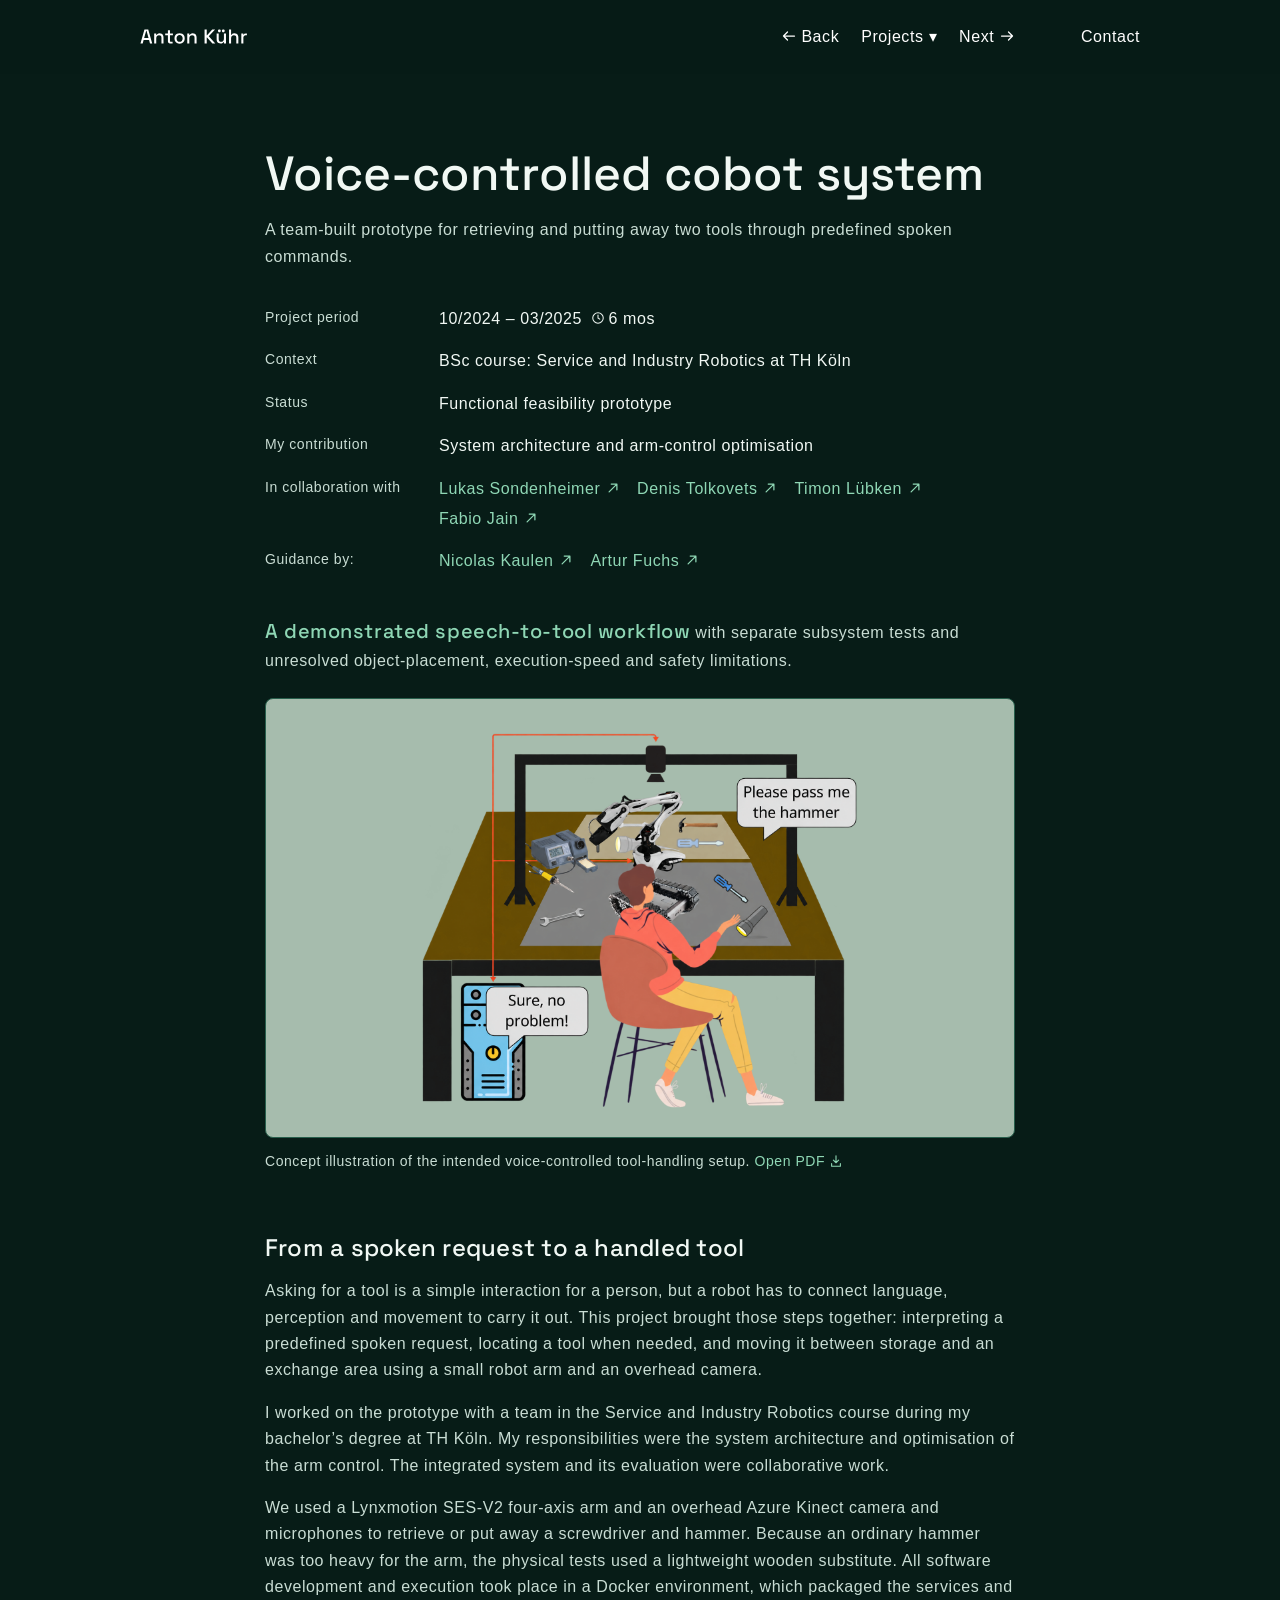
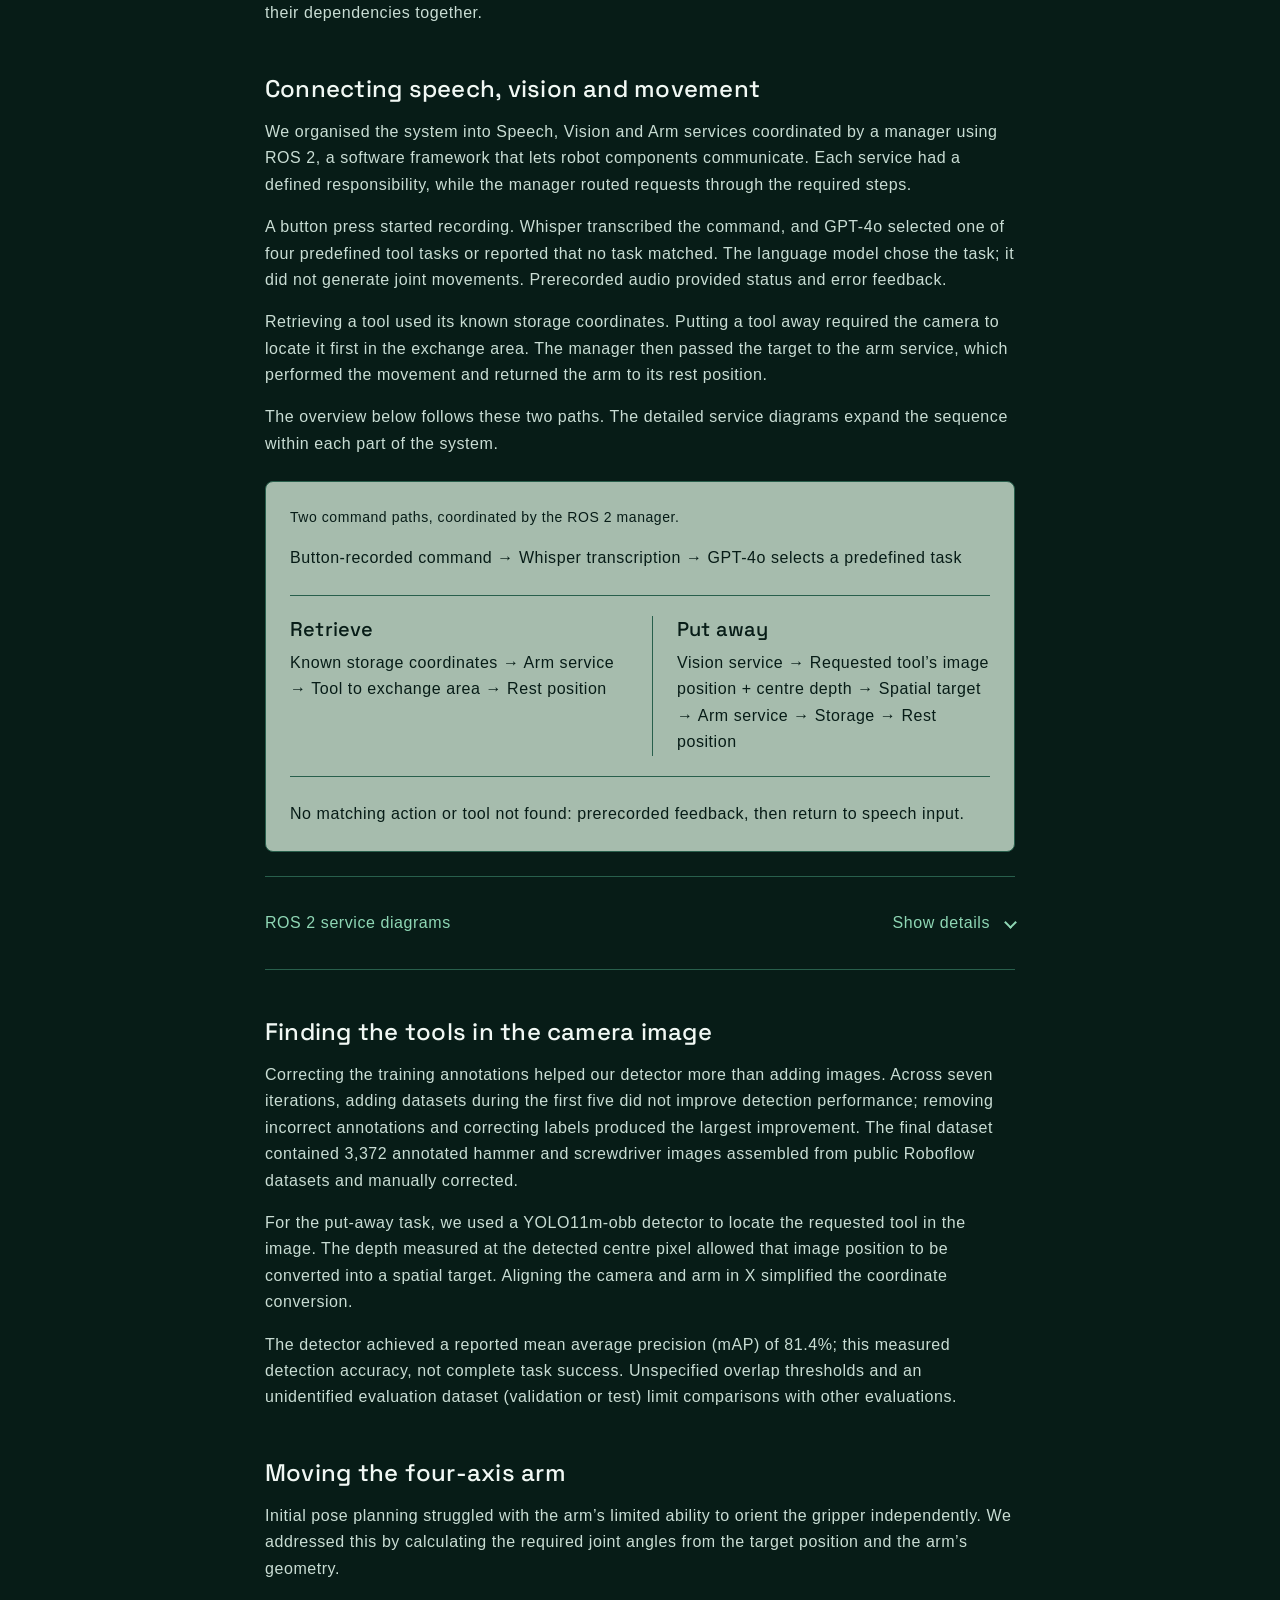
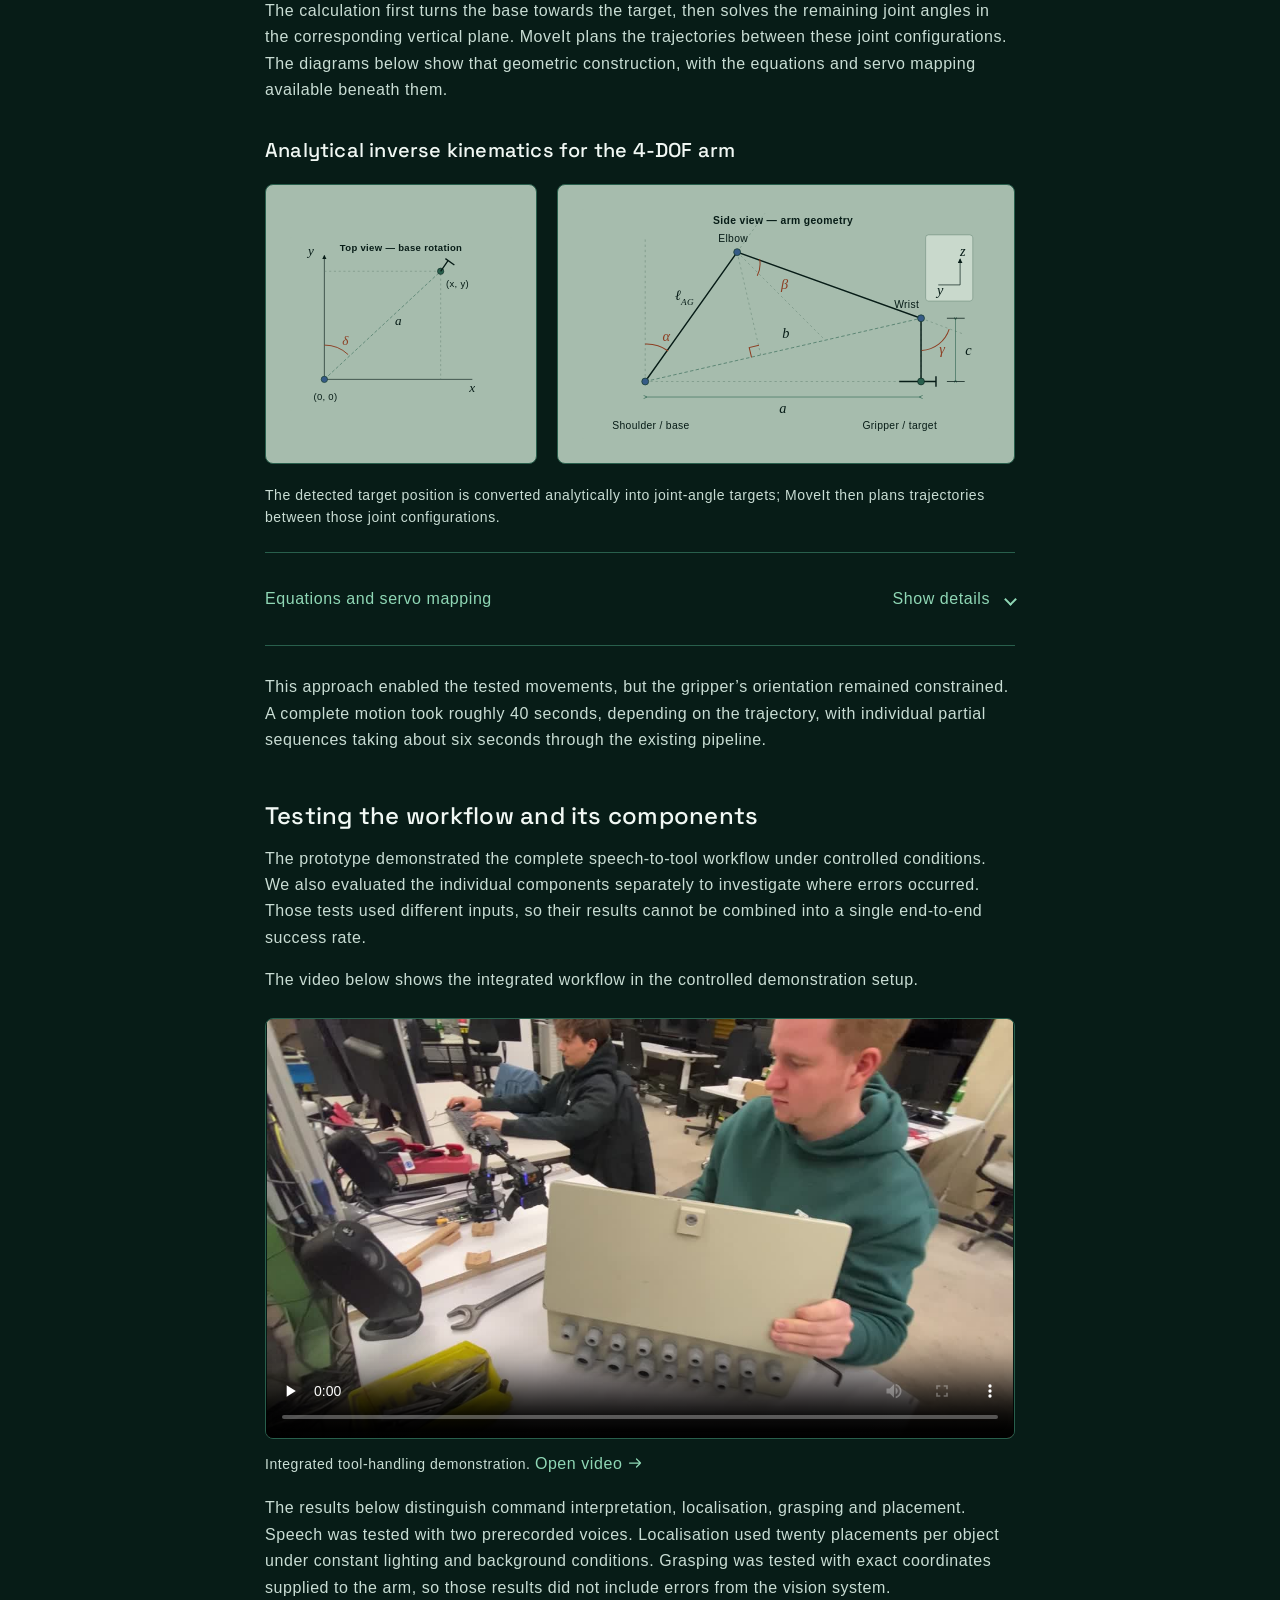
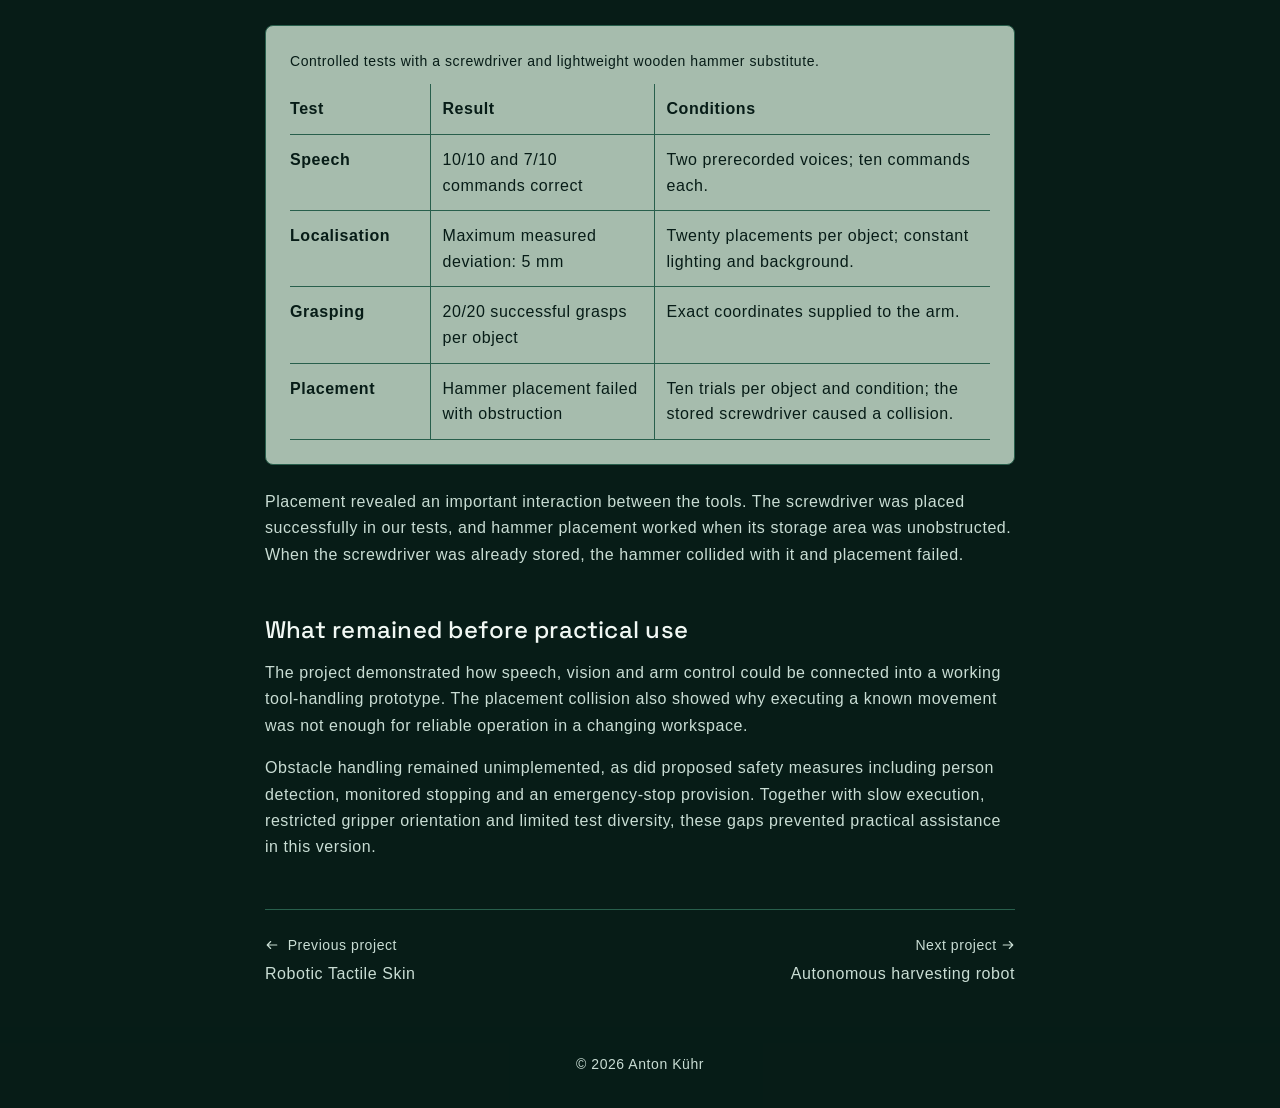
<file: cobot.html>
<!doctype html>
<html lang="en">
  <head>
    <meta charset="utf-8" />
    <meta name="viewport" content="width=device-width,initial-scale=1" />
    <title>Voice-controlled cobot system — Anton Kühr</title>
    <meta
      name="description"
      content="Explore the voice-controlled cobot in Anton Kühr’s portfolio: a team prototype using spoken commands, computer vision and robot control to retrieve and store tools."
    />
    <meta name="author" content="Anton Kühr" />
    <meta name="theme-color" content="#071c17" />
    <link
      rel="icon"
      href="favicon.ico?v=7"
      sizes="16x16 32x32 48x48 64x64 128x128 256x256"
    />
    <link
      rel="icon"
      href="assets/site/favicon-32.png?v=7"
      type="image/png"
      sizes="32x32"
    />
    <link
      rel="icon"
      href="assets/site/favicon-192.png?v=7"
      type="image/png"
      sizes="192x192"
    />
    <link
      rel="icon"
      href="assets/site/favicon-512.png?v=7"
      sizes="512x512"
      type="image/png"
    />
    <link
      rel="icon"
      href="assets/site/favicon.svg?v=7"
      type="image/svg+xml"
      sizes="any"
    />
    <link
      rel="apple-touch-icon"
      href="assets/site/apple-touch-icon.png?v=7"
      sizes="180x180"
    />
    <link rel="preconnect" href="https://fonts.googleapis.com" />
    <link rel="preconnect" href="https://fonts.gstatic.com" crossorigin />
    <link
      href="https://fonts.googleapis.com/css2?family=Space+Grotesk:wght@500&display=swap"
      rel="stylesheet"
    />
    <link rel="stylesheet" href="assets/css/styles.css?v=215" />
    <link rel="stylesheet" href="assets/css/wordmark-motion.css?v=2" />
    <script src="assets/js/site.js?v=36" defer></script>
    <script src="assets/js/wordmark-shapes.js?v=1" defer></script>
    <script src="assets/js/wordmark-settings.js?v=15" defer></script>
    <script src="assets/js/wordmark-motion.js?v=12" defer></script>
    <script src="assets/js/wordmark-init.js?v=5" defer></script>
    <link
      rel="canonical"
      href="https://antonkuehr.github.io/akrobotics/cobot.html"
    />
    <meta name="robots" content="noindex, follow, noimageindex" />
    <meta property="og:type" content="website" />
    <meta property="og:site_name" content="Anton Kühr" />
    <meta
      property="og:title"
      content="Voice-controlled cobot system — Anton Kühr"
    />
    <meta
      property="og:description"
      content="Explore the voice-controlled cobot in Anton Kühr’s portfolio: a team prototype using spoken commands, computer vision and robot control to retrieve and store tools."
    />
    <meta
      property="og:url"
      content="https://antonkuehr.github.io/akrobotics/cobot.html"
    />
    <meta
      property="og:image"
      content="https://antonkuehr.github.io/akrobotics/assets/projects/voice-cobot/voice-controlled-cobot-pick-and-place-setup.png"
    />
    <meta
      property="og:image:alt"
      content="Voice-controlled cobot pick-and-place setup"
    />
    <meta property="og:locale" content="en_GB" />
    <meta name="twitter:card" content="summary_large_image" />
    <meta
      name="twitter:title"
      content="Voice-controlled cobot system — Anton Kühr"
    />
    <meta
      name="twitter:description"
      content="Explore the voice-controlled cobot in Anton Kühr’s portfolio: a team prototype using spoken commands, computer vision and robot control to retrieve and store tools."
    />
    <meta
      name="twitter:image"
      content="https://antonkuehr.github.io/akrobotics/assets/projects/voice-cobot/voice-controlled-cobot-pick-and-place-setup.png"
    />
    <meta
      name="twitter:image:alt"
      content="Voice-controlled cobot pick-and-place setup"
    />
    <script type="application/ld+json">
      {
        "@context": "https://schema.org",
        "@graph": [
          {
            "@type": "WebPage",
            "@id": "https://antonkuehr.github.io/akrobotics/cobot.html#webpage",
            "url": "https://antonkuehr.github.io/akrobotics/cobot.html",
            "name": "Voice-controlled cobot system — Anton Kühr",
            "description": "Explore the voice-controlled cobot in Anton Kühr’s portfolio: a team prototype using spoken commands, computer vision and robot control to retrieve and store tools.",
            "inLanguage": "en",
            "image": "https://antonkuehr.github.io/akrobotics/assets/projects/voice-cobot/voice-controlled-cobot-pick-and-place-setup.png",
            "author": {
              "@type": "Person",
              "@id": "https://antonkuehr.github.io/akrobotics/#anton-kuehr",
              "name": "Anton Kühr",
              "url": "https://antonkuehr.github.io/akrobotics/"
            },
            "isPartOf": {
              "@type": "WebSite",
              "@id": "https://antonkuehr.github.io/akrobotics/#website",
              "url": "https://antonkuehr.github.io/akrobotics/",
              "name": "Anton Kühr — Robotics Portfolio"
            },
            "breadcrumb": {
              "@id": "https://antonkuehr.github.io/akrobotics/cobot.html#breadcrumb"
            }
          },
          {
            "@type": "BreadcrumbList",
            "@id": "https://antonkuehr.github.io/akrobotics/cobot.html#breadcrumb",
            "itemListElement": [
              {
                "@type": "ListItem",
                "position": 1,
                "name": "Anton Kühr — Portfolio",
                "item": "https://antonkuehr.github.io/akrobotics/"
              },
              {
                "@type": "ListItem",
                "position": 2,
                "name": "Voice-controlled cobot system",
                "item": "https://antonkuehr.github.io/akrobotics/cobot.html"
              }
            ]
          }
        ]
      }
    </script>
  </head>
  <body class="project-page">
    <a class="skip-link" href="#main">Skip to content</a>

    <header class="site-header">
      <div class="container header-inner">
        <a class="wordmark" href="./" aria-label="Anton Kühr — Home">
          <svg
            xmlns="http://www.w3.org/2000/svg"
            class="wordmark-logo"
            data-ak-wordmark
            viewBox="0 0 5368.700000000001 754"
            aria-hidden="true"
            focusable="false"
          >
            <g fill="currentColor" transform="translate(-1 720) scale(1 -1)">
              <path
                d="M21 0 221 700H411L610 0H499L453 165H179L133 0ZM206 265H426L324 633H308Z"
                transform="translate(0 0)"
              />
              <path
                d="M76 0V493H177V419H193Q207 449 243.0 475.0Q279 501 350 501Q406 501 449.5 476.0Q493 451 518.0 405.5Q543 360 543 296V0H440V288Q440 352 408.0 382.5Q376 413 320 413Q256 413 217.5 371.0Q179 329 179 249V0Z"
                transform="translate(632.0 0)"
              />
              <path
                d="M261 0Q216 0 189.5 27.0Q163 54 163 99V406H27V493H163V656H266V493H413V406H266V117Q266 87 294 87H397V0Z"
                transform="translate(1232.9 0)"
              />
              <path
                d="M307 -14Q233 -14 175.5 16.5Q118 47 85.0 104.0Q52 161 52 239V254Q52 332 85.0 388.5Q118 445 175.5 476.0Q233 507 307 507Q381 507 439.0 476.0Q497 445 530.0 388.5Q563 332 563 254V239Q563 161 530.0 104.0Q497 47 439.0 16.5Q381 -14 307 -14ZM307 78Q375 78 417.5 121.5Q460 165 460 242V251Q460 328 418.0 371.5Q376 415 307 415Q240 415 197.5 371.5Q155 328 155 251V242Q155 165 197.5 121.5Q240 78 307 78Z"
                transform="translate(1673.1000000000001 0)"
              />
              <path
                d="M76 0V493H177V419H193Q207 449 243.0 475.0Q279 501 350 501Q406 501 449.5 476.0Q493 451 518.0 405.5Q543 360 543 296V0H440V288Q440 352 408.0 382.5Q376 413 320 413Q256 413 217.5 371.0Q179 329 179 249V0Z"
                transform="translate(2288.0000000000005 0)"
              />
              <path
                d="M73 0V700H181V409H197L458 700H599L283 355L610 0H465L197 297H181V0Z"
                transform="translate(3157.6000000000004 0)"
              />
              <g transform="translate(3764.7000000000003 0)">
                <path
                  data-ak-part="body"
                  d="M265 -9 C227.666666667 -9 194.333333333 -0.666666667 165 16 C135.666666667 32.666666667 112.666666667 56.333333333 96 87 C79.333333333 117.666666667 71 154.333333333 71 197 L71 493 L174 493 L174 204 C174 161.333333333 184.666666667 129.833333333 206 109.5 C227.333333333 89.166666667 257 79 295 79 C337 79 370.833333333 93.166666667 396.5 121.5 C422.166666667 149.833333333 435 190.666666667 435 244 L435 493 L538 493 L538 0 L437 0 L437 74 L421 74 C411.666666667 54 395 35.166666667 371 17.5 C347 -0.166666667 311.666666667 -9 265 -9 Z"
                />
                <path
                  data-ak-part="leftDot"
                  d="M207 557 C187 557 170.166666667 563.333333333 156.5 576 C142.833333333 588.666666667 136 605.666666667 136 627 C136 648.333333333 142.833333333 665.333333333 156.5 678 C170.166666667 690.666666667 187 697 207 697 C227 697 243.666666667 690.666666667 257 678 C270.333333333 665.333333333 277 648.333333333 277 627 C277 605.666666667 270.333333333 588.666666667 257 576 C243.666666667 563.333333333 227 557 207 557 Z"
                />
                <path
                  data-ak-part="rightDot"
                  d="M403 557 C383.666666667 557 367.166666667 563.333333333 353.5 576 C339.833333333 588.666666667 333 605.666666667 333 627 C333 648.333333333 339.833333333 665.333333333 353.5 678 C367.166666667 690.666666667 383.666666667 697 403 697 C423.666666667 697 440.666666667 690.666666667 454 678 C467.333333333 665.333333333 474 648.333333333 474 627 C474 605.666666667 467.333333333 588.666666667 454 576 C440.666666667 563.333333333 423.666666667 557 403 557 Z"
                />
              </g>
              <path
                d="M76 0V700H179V423H195Q205 442 223.5 460.0Q242 478 272.5 489.5Q303 501 350 501Q406 501 449.5 476.0Q493 451 518.0 405.5Q543 360 543 296V0H440V288Q440 352 408.0 382.5Q376 413 320 413Q256 413 217.5 371.0Q179 329 179 249V0Z"
                transform="translate(4378.800000000001 0)"
              />
              <path
                d="M76 0V493H177V435H193Q205 466 231.5 480.5Q258 495 297 495H356V402H293Q243 402 211.0 374.5Q179 347 179 290V0Z"
                transform="translate(4993.700000000001 0)"
              />
            </g>
          </svg> </a
        ><button
          class="menu-button"
          aria-expanded="false"
          aria-controls="site-nav"
          type="button"
        >
          Menu <span aria-hidden="true">＋</span>
        </button>

        <nav id="site-nav" aria-label="Main navigation">
          <a
            class="project-nav-back"
            href="robotic-skin.html"
            aria-label="Previous project: Robotic Tactile Skin"
            ><span class="link-tail link-tail--leading"
              ><svg
                class="link-icon"
                viewBox="0 0 16 16"
                aria-hidden="true"
                focusable="false"
              >
                <path d="M13.5 8h-11m4-4-4 4 4 4" /></svg
              >Back</span
            ></a
          >
          <details class="project-menu">
            <summary>Projects <span aria-hidden="true">▾</span></summary>
            <ul class="project-menu-list">
              <li><a href="project-echo.html">Skin for Humanoid Echo</a></li>
              <li><a href="furhat-audio.html">Furhat’s audio system</a></li>
              <li><a href="furpack.html">The Furpack</a></li>
              <li><a href="furhat-360.html">360° Furhat</a></li>
              <li><a href="robotic-skin.html">Robotic Tactile Skin</a></li>
              <li>
                <a href="cobot.html" aria-current="page"
                  >Voice-controlled cobot system</a
                >
              </li>
              <li>
                <a href="harvesting-robot.html">Autonomous harvesting robot</a>
              </li>
              <li class="project-menu-all">
                <a href="index.html#portfolio-cobot">Back to overview</a>
              </li>
            </ul>
          </details>
          <a
            class="project-nav-next"
            href="harvesting-robot.html"
            aria-label="Next project: Autonomous harvesting robot"
            ><span class="link-tail"
              >Next<svg
                class="link-icon"
                viewBox="0 0 16 16"
                aria-hidden="true"
                focusable="false"
              >
                <path d="M2.5 8h11m-4-4 4 4-4 4" /></svg></span
          ></a>
          <a href="index.html#contact">Contact</a>
        </nav>
      </div>
    </header>
    <main id="main" class="case-study">
      <header class="project-hero">
        <div class="container project-container">
          <h1>Voice-controlled cobot system</h1>
          <p class="project-lead">
            A team-built prototype for retrieving and putting away two tools
            through predefined spoken commands.
          </p>

          <dl class="project-facts">
            <div>
              <dt>Project period</dt>
              <dd>
                10/2024 – 03/2025 <span class="date-duration">6 mos</span>
              </dd>
            </div>
            <div>
              <dt>Context</dt>
              <dd>BSc course: Service and Industry Robotics at TH Köln</dd>
            </div>
            <div>
              <dt>Status</dt>
              <dd>Functional feasibility prototype</dd>
            </div>
            <div>
              <dt>My contribution</dt>
              <dd>System architecture and arm-control optimisation</dd>
            </div>
            <div class="project-collaborators">
              <dt>In collaboration with</dt>
              <dd>
                <a
                  href="https://www.linkedin.com/in/lukas-sondenheimer-1a76942ba/"
                  target="_blank"
                  rel="noopener"
                  >Lukas
                  <span class="link-tail"
                    >Sondenheimer<svg
                      class="link-icon"
                      viewBox="0 0 16 16"
                      aria-hidden="true"
                      focusable="false"
                    >
                      <path
                        d="M2.5 8h11m-4-4 4 4-4 4"
                        transform="rotate(-45 8 8)"
                      /></svg></span
                ></a>
                <a
                  href="https://www.linkedin.com/in/denis-tolkovets/"
                  target="_blank"
                  rel="noopener"
                  >Denis
                  <span class="link-tail"
                    >Tolkovets<svg
                      class="link-icon"
                      viewBox="0 0 16 16"
                      aria-hidden="true"
                      focusable="false"
                    >
                      <path
                        d="M2.5 8h11m-4-4 4 4-4 4"
                        transform="rotate(-45 8 8)"
                      /></svg></span
                ></a>
                <a
                  href="https://www.linkedin.com/in/timon-l%C3%BCbken-583886330/"
                  target="_blank"
                  rel="noopener"
                  >Timon
                  <span class="link-tail"
                    >Lübken<svg
                      class="link-icon"
                      viewBox="0 0 16 16"
                      aria-hidden="true"
                      focusable="false"
                    >
                      <path
                        d="M2.5 8h11m-4-4 4 4-4 4"
                        transform="rotate(-45 8 8)"
                      /></svg></span
                ></a>
                <a
                  href="https://www.linkedin.com/in/fabio-jain-947705179/"
                  target="_blank"
                  rel="noopener"
                  >Fabio
                  <span class="link-tail"
                    >Jain<svg
                      class="link-icon"
                      viewBox="0 0 16 16"
                      aria-hidden="true"
                      focusable="false"
                    >
                      <path
                        d="M2.5 8h11m-4-4 4 4-4 4"
                        transform="rotate(-45 8 8)"
                      /></svg></span
                ></a>
              </dd>
            </div>
            <div class="project-collaborators project-guidance">
              <dt>Guidance by:</dt>
              <dd>
                <a
                  href="https://www.linkedin.com/in/nicolas-kaulen-836636193/"
                  target="_blank"
                  rel="noopener"
                  >Nicolas
                  <span class="link-tail"
                    >Kaulen<svg
                      class="link-icon"
                      viewBox="0 0 16 16"
                      aria-hidden="true"
                      focusable="false"
                    >
                      <path
                        d="M2.5 8h11m-4-4 4 4-4 4"
                        transform="rotate(-45 8 8)"
                      /></svg></span></a
                ><a
                  href="https://www.linkedin.com/in/artur-fuchs-b50a56221/"
                  target="_blank"
                  rel="noopener"
                  >Artur
                  <span class="link-tail"
                    >Fuchs<svg
                      class="link-icon"
                      viewBox="0 0 16 16"
                      aria-hidden="true"
                      focusable="false"
                    >
                      <path
                        d="M2.5 8h11m-4-4 4 4-4 4"
                        transform="rotate(-45 8 8)"
                      /></svg></span
                ></a>
              </dd>
            </div>
          </dl>

          <div class="project-overview">
            <p class="project-result">
              <strong>A demonstrated speech-to-tool workflow</strong> with
              separate subsystem tests and unresolved object-placement,
              execution-speed and safety limitations.
            </p>
            <figure class="case-figure">
              <a
                class="figure-media"
                href="assets/projects/voice-cobot/SIR%20Brainstorm.pdf"
                target="_blank"
                rel="noopener"
                aria-label="Open the tool-handling concept illustration PDF"
                ><img
                  src="assets/projects/voice-cobot/voice-cobot-concept-transparent.png"
                  alt="Concept illustration of a camera-equipped robot arm responding to a spoken tool request at a workbench"
                  width="1340"
                  height="1174"
                  fetchpriority="high"
                  decoding="async"
              /></a>
              <figcaption>
                Concept illustration of the intended voice-controlled
                tool-handling setup.
                <a
                  class="figure-full"
                  href="assets/projects/voice-cobot/SIR%20Brainstorm.pdf"
                  target="_blank"
                  rel="noopener"
                  >Open
                  <span class="link-tail"
                    >PDF<svg
                      class="link-icon download-icon"
                      viewBox="0 0 16 16"
                      aria-hidden="true"
                      focusable="false"
                    >
                      <path d="M8 2v8m-3-3 3 3 3-3M3 11v3h10v-3" /></svg></span
                ></a>
              </figcaption>
            </figure>
          </div>
        </div>
      </header>

      <div class="project-body">
        <div class="container project-container">
          <section id="context" class="case-section case-section--text">
            <div class="case-copy">
              <h2>From a spoken request to a handled tool</h2>
              <p>
                Asking for a tool is a simple interaction for a person, but a
                robot has to connect language, perception and movement to carry
                it out. This project brought those steps together: interpreting
                a predefined spoken request, locating a tool when needed, and
                moving it between storage and an exchange area using a small
                robot arm and an overhead camera.
              </p>
              <p>
                I worked on the prototype with a team in the Service and
                Industry Robotics course during my bachelor’s degree at TH Köln.
                My responsibilities were the system architecture and
                optimisation of the arm control. The integrated system and its
                evaluation were collaborative work.
              </p>
              <p>
                We used a Lynxmotion SES-V2 four-axis arm and an overhead Azure
                Kinect camera and microphones to retrieve or put away a
                screwdriver and hammer. Because an ordinary hammer was too heavy
                for the arm, the physical tests used a lightweight wooden
                substitute. All software development and execution took place in
                a Docker environment, which packaged the services and their
                dependencies together.
              </p>
            </div>
          </section>
          <section
            id="implementation"
            class="case-section case-section--figure"
          >
            <div class="case-copy">
              <h2>Connecting speech, vision and movement</h2>
              <p>
                We organised the system into Speech, Vision and Arm services
                coordinated by a manager using ROS 2, a software framework that
                lets robot components communicate. Each service had a defined
                responsibility, while the manager routed requests through the
                required steps.
              </p>
              <p>
                A button press started recording. Whisper transcribed the
                command, and GPT-4o selected one of four predefined tool tasks
                or reported that no task matched. The language model chose the
                task; it did not generate joint movements. Prerecorded audio
                provided status and error feedback.
              </p>
              <p>
                Retrieving a tool used its known storage coordinates. Putting a
                tool away required the camera to locate it first in the exchange
                area. The manager then passed the target to the arm service,
                which performed the movement and returned the arm to its rest
                position.
              </p>
              <p>
                The overview below follows these two paths. The detailed service
                diagrams expand the sequence within each part of the system.
              </p>
            </div>
            <figure class="case-workflow">
              <figcaption>
                Two command paths, coordinated by the ROS 2 manager.
              </figcaption>
              <p class="workflow-start">
                Button-recorded command → Whisper transcription → GPT-4o selects
                a predefined task
              </p>
              <div class="workflow-branches">
                <div>
                  <h3>Retrieve</h3>
                  <p>
                    Known storage coordinates → Arm service → Tool to exchange
                    area → Rest position
                  </p>
                </div>
                <div>
                  <h3>Put away</h3>
                  <p>
                    Vision service → Requested tool’s image position + centre
                    depth → Spatial target → Arm service → Storage → Rest
                    position
                  </p>
                </div>
              </div>
              <p class="workflow-failure">
                No matching action or tool not found: prerecorded feedback, then
                return to speech input.
              </p>
            </figure>
            <details class="technical-notes" id="ros2-service-diagrams">
              <summary>
                ROS 2 service diagrams<span class="disclosure-control"
                  ><span class="disclosure-show">Show details</span
                  ><span class="disclosure-hide">Hide details</span
                  ><span class="chevron" aria-hidden="true"></span
                ></span>
              </summary>
              <div class="technical-content">
                <p>The manager routes requests among Speech, Vision and Arm.</p>
                <figure class="technical-figure ros-figure">
                  <h3 class="figure-title">Manager client</h3>
                  <svg
                    class="ros-flow ros-flow--desktop"
                    xmlns="http://www.w3.org/2000/svg"
                    viewBox="0 0 1000 690"
                    role="img"
                    aria-labelledby="ros-manager-desktop-title ros-manager-desktop-desc"
                  >
                    <title id="ros-manager-desktop-title">
                      Manager client — ROS 2 service dispatch
                    </title>
                    <desc id="ros-manager-desktop-desc">
                      English translation of the existing ROS 2 implementation
                      flowchart. All processes, decisions, branch conditions,
                      variable updates, joins and loops are retained.
                    </desc>
                    <defs>
                      <marker
                        id="ros-manager-desktop-arrow"
                        viewBox="0 0 10 10"
                        refX="9"
                        refY="5"
                        markerWidth="6"
                        markerHeight="6"
                        orient="auto-start-reverse"
                      >
                        <path d="M0 0 L10 5 L0 10 Z" fill="var(--bg)" />
                      </marker>
                    </defs>
                    <circle class="ros-terminal" cx="30" cy="65" r="8" />
                    <rect
                      class="ros-process"
                      x="70.0"
                      y="30.0"
                      width="280"
                      height="70"
                      rx="9"
                    />
                    <text x="210" y="57.85" font-size="18">
                      <tspan x="210" dy="0">Initialise client–service</tspan>
                      <tspan x="210" dy="24.3">communication</tspan>
                    </text>
                    <rect
                      class="ros-process"
                      x="415.0"
                      y="30.0"
                      width="280"
                      height="70"
                      rx="9"
                    />
                    <text x="555" y="57.85" font-size="18">
                      <tspan x="555" dy="0">Set</tspan>
                      <tspan x="555" dy="24.3">next_srv == Speech</tspan>
                    </text>
                    <path
                      class="ros-merge"
                      d="M865 56 L874 65 L865 74 L856 65 Z"
                    />
                    <path
                      class="ros-connector"
                      d="M38 65 H70"
                      marker-end="url(#ros-manager-desktop-arrow)"
                    />
                    <path
                      class="ros-connector"
                      d="M350 65 H415"
                      marker-end="url(#ros-manager-desktop-arrow)"
                    />
                    <path
                      class="ros-connector"
                      d="M695 65 H856"
                      marker-end="url(#ros-manager-desktop-arrow)"
                    />
                    <path
                      class="ros-connector"
                      d="M865 74 V135"
                      marker-end="url(#ros-manager-desktop-arrow)"
                    />
                    <path
                      class="ros-decision"
                      d="M865 135.0 L980.0 225 L865 315.0 L750.0 225 Z"
                    />
                    <text x="865" y="208.4" font-size="16">
                      <tspan x="865" dy="0">next_srv</tspan>
                      <tspan x="865" dy="21.6">==</tspan>
                      <tspan x="865" dy="21.6">Speech</tspan>
                    </text>
                    <rect
                      class="ros-process"
                      x="750.0"
                      y="355.0"
                      width="230"
                      height="70"
                      rx="9"
                    />
                    <text x="865" y="395.0" font-size="18">
                      <tspan x="865" dy="0">Speech service</tspan>
                    </text>
                    <path
                      class="ros-connector"
                      d="M865 315 V355"
                      marker-end="url(#ros-manager-desktop-arrow)"
                    />
                    <text x="890" y="335.0" font-size="16">
                      <tspan x="890" dy="0">[yes]</tspan>
                    </text>
                    <path
                      class="ros-decision"
                      d="M535 135.0 L650.0 225 L535 315.0 L420.0 225 Z"
                    />
                    <text x="535" y="208.4" font-size="16">
                      <tspan x="535" dy="0">next_srv</tspan>
                      <tspan x="535" dy="21.6">==</tspan>
                      <tspan x="535" dy="21.6">Vision</tspan>
                    </text>
                    <rect
                      class="ros-process"
                      x="420.0"
                      y="355.0"
                      width="230"
                      height="70"
                      rx="9"
                    />
                    <text x="535" y="395.0" font-size="18">
                      <tspan x="535" dy="0">Vision service</tspan>
                    </text>
                    <path
                      class="ros-connector"
                      d="M535 315 V355"
                      marker-end="url(#ros-manager-desktop-arrow)"
                    />
                    <text x="560" y="335.0" font-size="16">
                      <tspan x="560" dy="0">[yes]</tspan>
                    </text>
                    <path
                      class="ros-decision"
                      d="M205 135.0 L320.0 225 L205 315.0 L90.0 225 Z"
                    />
                    <text x="205" y="208.4" font-size="16">
                      <tspan x="205" dy="0">next_srv</tspan>
                      <tspan x="205" dy="21.6">==</tspan>
                      <tspan x="205" dy="21.6">Arm</tspan>
                    </text>
                    <rect
                      class="ros-process"
                      x="90.0"
                      y="355.0"
                      width="230"
                      height="70"
                      rx="9"
                    />
                    <text x="205" y="395.0" font-size="18">
                      <tspan x="205" dy="0">Arm service</tspan>
                    </text>
                    <path
                      class="ros-connector"
                      d="M205 315 V355"
                      marker-end="url(#ros-manager-desktop-arrow)"
                    />
                    <text x="230" y="335.0" font-size="16">
                      <tspan x="230" dy="0">[yes]</tspan>
                    </text>
                    <path
                      class="ros-connector"
                      d="M750 225 H650"
                      marker-end="url(#ros-manager-desktop-arrow)"
                    />
                    <text x="700" y="207.0" font-size="16">
                      <tspan x="700" dy="0">[no]</tspan>
                    </text>
                    <path
                      class="ros-connector"
                      d="M420 225 H320"
                      marker-end="url(#ros-manager-desktop-arrow)"
                    />
                    <text x="365" y="207.0" font-size="16">
                      <tspan x="365" dy="0">[no]</tspan>
                    </text>
                    <rect
                      class="ros-process"
                      x="750.0"
                      y="475.0"
                      width="230"
                      height="70"
                      rx="9"
                    />
                    <text x="865" y="515.0" font-size="18">
                      <tspan x="865" dy="0">Update target</tspan>
                    </text>
                    <path
                      class="ros-connector"
                      d="M865 425 V475"
                      marker-end="url(#ros-manager-desktop-arrow)"
                    />
                    <path
                      class="ros-merge"
                      d="M535 501 L544 510 L535 519 L526 510 Z"
                    />
                    <path
                      class="ros-merge"
                      d="M205 501 L214 510 L205 519 L196 510 Z"
                    />
                    <path
                      class="ros-connector"
                      d="M205 425 V501"
                      marker-end="url(#ros-manager-desktop-arrow)"
                    />
                    <path
                      class="ros-connector"
                      d="M90 225 H30 V510 H196"
                      marker-end="url(#ros-manager-desktop-arrow)"
                    />
                    <text x="55" y="207.0" font-size="16">
                      <tspan x="55" dy="0">[no]</tspan>
                    </text>
                    <path
                      class="ros-connector"
                      d="M214 510 H526"
                      marker-end="url(#ros-manager-desktop-arrow)"
                    />
                    <path
                      class="ros-connector"
                      d="M535 425 V501"
                      marker-end="url(#ros-manager-desktop-arrow)"
                    />
                    <path
                      class="ros-connector"
                      d="M750 510 H544"
                      marker-end="url(#ros-manager-desktop-arrow)"
                    />
                    <rect
                      class="ros-process"
                      x="420.0"
                      y="590.0"
                      width="230"
                      height="70"
                      rx="9"
                    />
                    <text x="535" y="630.0" font-size="18">
                      <tspan x="535" dy="0">Update next_srv</tspan>
                    </text>
                    <path
                      class="ros-connector"
                      d="M535 519 V590"
                      marker-end="url(#ros-manager-desktop-arrow)"
                    />
                    <path
                      class="ros-connector"
                      d="M650 625 H985 V65 H874"
                      marker-end="url(#ros-manager-desktop-arrow)"
                    /></svg
                  ><svg
                    class="ros-flow ros-flow--mobile"
                    xmlns="http://www.w3.org/2000/svg"
                    viewBox="0 0 320 1370"
                    role="img"
                    aria-labelledby="ros-manager-mobile-title ros-manager-mobile-desc"
                  >
                    <title id="ros-manager-mobile-title">
                      Manager client — ROS 2 service dispatch
                    </title>
                    <desc id="ros-manager-mobile-desc">
                      English translation of the existing ROS 2 implementation
                      flowchart. All processes, decisions, branch conditions,
                      variable updates, joins and loops are retained.
                    </desc>
                    <defs>
                      <marker
                        id="ros-manager-mobile-arrow"
                        viewBox="0 0 10 10"
                        refX="9"
                        refY="5"
                        markerWidth="6"
                        markerHeight="6"
                        orient="auto-start-reverse"
                      >
                        <path d="M0 0 L10 5 L0 10 Z" fill="var(--bg)" />
                      </marker>
                    </defs>
                    <circle class="ros-terminal" cx="160" cy="20" r="8" />
                    <rect
                      class="ros-process"
                      x="40.0"
                      y="55.0"
                      width="240"
                      height="70"
                      rx="9"
                    />
                    <text x="160" y="83.525" font-size="17">
                      <tspan x="160" dy="0">Initialise client–service</tspan>
                      <tspan x="160" dy="22.950000000000003">
                        communication
                      </tspan>
                    </text>
                    <rect
                      class="ros-process"
                      x="50.0"
                      y="160.0"
                      width="220"
                      height="60"
                      rx="9"
                    />
                    <text x="160" y="183.525" font-size="17">
                      <tspan x="160" dy="0">Set</tspan>
                      <tspan x="160" dy="22.950000000000003">
                        next_srv == Speech
                      </tspan>
                    </text>
                    <path
                      class="ros-merge"
                      d="M160 261 L169 270 L160 279 L151 270 Z"
                    />
                    <path
                      class="ros-connector"
                      d="M160 28 V55"
                      marker-end="url(#ros-manager-mobile-arrow)"
                    />
                    <path
                      class="ros-connector"
                      d="M160 125 V160"
                      marker-end="url(#ros-manager-mobile-arrow)"
                    />
                    <path
                      class="ros-connector"
                      d="M160 220 V261"
                      marker-end="url(#ros-manager-mobile-arrow)"
                    />
                    <path
                      class="ros-connector"
                      d="M160 279 V300 H100 V327"
                      marker-end="url(#ros-manager-mobile-arrow)"
                    />
                    <path
                      class="ros-decision"
                      d="M100 327.0 L173.0 390 L100 453.0 L27.0 390 Z"
                    />
                    <text x="100" y="376.1" font-size="14">
                      <tspan x="100" dy="0">next_srv</tspan>
                      <tspan x="100" dy="18.900000000000002">==</tspan>
                      <tspan x="100" dy="18.900000000000002">Speech</tspan>
                    </text>
                    <rect
                      class="ros-process"
                      x="187.0"
                      y="358.0"
                      width="118"
                      height="64"
                      rx="9"
                    />
                    <text x="246" y="383.525" font-size="17">
                      <tspan x="246" dy="0">Speech</tspan>
                      <tspan x="246" dy="22.950000000000003">service</tspan>
                    </text>
                    <path
                      class="ros-connector"
                      d="M173 390 H187"
                      marker-end="url(#ros-manager-mobile-arrow)"
                    />
                    <text x="184" y="375.0" font-size="14">
                      <tspan x="184" dy="0">[yes]</tspan>
                    </text>
                    <path
                      class="ros-decision"
                      d="M100 587.0 L173.0 650 L100 713.0 L27.0 650 Z"
                    />
                    <text x="100" y="636.1" font-size="14">
                      <tspan x="100" dy="0">next_srv</tspan>
                      <tspan x="100" dy="18.900000000000002">==</tspan>
                      <tspan x="100" dy="18.900000000000002">Vision</tspan>
                    </text>
                    <rect
                      class="ros-process"
                      x="187.0"
                      y="618.0"
                      width="118"
                      height="64"
                      rx="9"
                    />
                    <text x="246" y="643.525" font-size="17">
                      <tspan x="246" dy="0">Vision</tspan>
                      <tspan x="246" dy="22.950000000000003">service</tspan>
                    </text>
                    <path
                      class="ros-connector"
                      d="M173 650 H187"
                      marker-end="url(#ros-manager-mobile-arrow)"
                    />
                    <text x="184" y="635.0" font-size="14">
                      <tspan x="184" dy="0">[yes]</tspan>
                    </text>
                    <path
                      class="ros-decision"
                      d="M100 847.0 L173.0 910 L100 973.0 L27.0 910 Z"
                    />
                    <text x="100" y="896.1" font-size="14">
                      <tspan x="100" dy="0">next_srv</tspan>
                      <tspan x="100" dy="18.900000000000002">==</tspan>
                      <tspan x="100" dy="18.900000000000002">Arm</tspan>
                    </text>
                    <rect
                      class="ros-process"
                      x="187.0"
                      y="878.0"
                      width="118"
                      height="64"
                      rx="9"
                    />
                    <text x="246" y="903.525" font-size="17">
                      <tspan x="246" dy="0">Arm</tspan>
                      <tspan x="246" dy="22.950000000000003">service</tspan>
                    </text>
                    <path
                      class="ros-connector"
                      d="M173 910 H187"
                      marker-end="url(#ros-manager-mobile-arrow)"
                    />
                    <text x="184" y="895.0" font-size="14">
                      <tspan x="184" dy="0">[yes]</tspan>
                    </text>
                    <path
                      class="ros-connector"
                      d="M100 453 V587"
                      marker-end="url(#ros-manager-mobile-arrow)"
                    />
                    <text x="120" y="485.0" font-size="14">
                      <tspan x="120" dy="0">[no]</tspan>
                    </text>
                    <path
                      class="ros-connector"
                      d="M100 713 V847"
                      marker-end="url(#ros-manager-mobile-arrow)"
                    />
                    <text x="120" y="745.0" font-size="14">
                      <tspan x="120" dy="0">[no]</tspan>
                    </text>
                    <rect
                      class="ros-process"
                      x="187.0"
                      y="470.0"
                      width="118"
                      height="60"
                      rx="9"
                    />
                    <text x="246" y="493.525" font-size="17">
                      <tspan x="246" dy="0">Update</tspan>
                      <tspan x="246" dy="22.950000000000003">target</tspan>
                    </text>
                    <path
                      class="ros-connector"
                      d="M246 422 V470"
                      marker-end="url(#ros-manager-mobile-arrow)"
                    />
                    <path
                      class="ros-connector"
                      d="M246 530 V555 H311 V1170 H169"
                      marker-end="url(#ros-manager-mobile-arrow)"
                    />
                    <path
                      class="ros-connector"
                      d="M246 682 V715 H311 V1170 H169"
                      marker-end="url(#ros-manager-mobile-arrow)"
                    />
                    <path
                      class="ros-connector"
                      d="M246 942 V975 H311 V1170 H169"
                      marker-end="url(#ros-manager-mobile-arrow)"
                    />
                    <path
                      class="ros-merge"
                      d="M100 1051 L109 1060 L100 1069 L91 1060 Z"
                    />
                    <path
                      class="ros-merge"
                      d="M160 1161 L169 1170 L160 1179 L151 1170 Z"
                    />
                    <path
                      class="ros-connector"
                      d="M100 973 V1051"
                      marker-end="url(#ros-manager-mobile-arrow)"
                    />
                    <text x="121" y="1009.0" font-size="14">
                      <tspan x="121" dy="0">[no]</tspan>
                    </text>
                    <path
                      class="ros-connector"
                      d="M109 1060 H160 V1161"
                      marker-end="url(#ros-manager-mobile-arrow)"
                    />
                    <rect
                      class="ros-process"
                      x="50.0"
                      y="1230.0"
                      width="220"
                      height="60"
                      rx="9"
                    />
                    <text x="160" y="1265.0" font-size="17">
                      <tspan x="160" dy="0">Update next_srv</tspan>
                    </text>
                    <path
                      class="ros-connector"
                      d="M160 1179 V1230"
                      marker-end="url(#ros-manager-mobile-arrow)"
                    />
                    <path
                      class="ros-connector"
                      d="M160 1290 V1335 H12 V270 H151"
                      marker-end="url(#ros-manager-mobile-arrow)"
                    />
                  </svg>
                  <figcaption>
                    Service dispatch, target update and the next_srv loop.
                  </figcaption>
                </figure>
                <figure class="technical-figure ros-figure">
                  <h3 class="figure-title">Speech service</h3>
                  <svg
                    class="ros-flow ros-flow--desktop"
                    xmlns="http://www.w3.org/2000/svg"
                    viewBox="0 0 1100 1140"
                    role="img"
                    aria-labelledby="ros-speech-desktop-title ros-speech-desktop-desc"
                  >
                    <title id="ros-speech-desktop-title">
                      Speech service — command recording and routing
                    </title>
                    <desc id="ros-speech-desktop-desc">
                      English translation of the existing ROS 2 implementation
                      flowchart. All processes, decisions, branch conditions,
                      variable updates, joins and loops are retained.
                    </desc>
                    <defs>
                      <marker
                        id="ros-speech-desktop-arrow"
                        viewBox="0 0 10 10"
                        refX="9"
                        refY="5"
                        markerWidth="6"
                        markerHeight="6"
                        orient="auto-start-reverse"
                      >
                        <path d="M0 0 L10 5 L0 10 Z" fill="var(--bg)" />
                      </marker>
                    </defs>
                    <circle class="ros-terminal" cx="285" cy="65" r="8" />
                    <rect
                      class="ros-process"
                      x="20.0"
                      y="30.0"
                      width="220"
                      height="70"
                      rx="9"
                    />
                    <text x="130" y="57.85" font-size="18">
                      <tspan x="130" dy="0">Audio feedback:</tspan>
                      <tspan x="130" dy="24.3">Ready for command</tspan>
                    </text>
                    <path
                      class="ros-connector"
                      d="M277 65 H240"
                      marker-end="url(#ros-speech-desktop-arrow)"
                    />
                    <path
                      class="ros-decision"
                      d="M130 170.0 L220.0 240 L130 310.0 L40.0 240 Z"
                    />
                    <text x="130" y="234.2" font-size="16">
                      <tspan x="130" dy="0">Button</tspan>
                      <tspan x="130" dy="21.6">pressed?</tspan>
                    </text>
                    <path
                      class="ros-connector"
                      d="M130 100 V170"
                      marker-end="url(#ros-speech-desktop-arrow)"
                    />
                    <rect
                      class="ros-process"
                      x="280.0"
                      y="205.0"
                      width="220"
                      height="70"
                      rx="9"
                    />
                    <text x="390" y="232.85" font-size="18">
                      <tspan x="390" dy="0">Start recording</tspan>
                      <tspan x="390" dy="24.3">the command</tspan>
                    </text>
                    <path
                      class="ros-connector"
                      d="M220 240 H280"
                      marker-end="url(#ros-speech-desktop-arrow)"
                    />
                    <text x="250" y="220.0" font-size="16">
                      <tspan x="250" dy="0">[yes]</tspan>
                    </text>
                    <path
                      class="ros-connector"
                      d="M130 310 V340 H20 V240 H40"
                      marker-end="url(#ros-speech-desktop-arrow)"
                    />
                    <text x="160" y="332.0" font-size="16">
                      <tspan x="160" dy="0">[no]</tspan>
                    </text>
                    <path
                      class="ros-decision"
                      d="M650 170.0 L740.0 240 L650 310.0 L560.0 240 Z"
                    />
                    <text x="650" y="234.2" font-size="16">
                      <tspan x="650" dy="0">Button pressed</tspan>
                      <tspan x="650" dy="21.6">again?</tspan>
                    </text>
                    <path
                      class="ros-connector"
                      d="M500 240 H560"
                      marker-end="url(#ros-speech-desktop-arrow)"
                    />
                    <path
                      class="ros-connector"
                      d="M740 240 H780 V340 H650 V310"
                      marker-end="url(#ros-speech-desktop-arrow)"
                    />
                    <text x="757" y="219.0" font-size="16">
                      <tspan x="757" dy="0">[no]</tspan>
                    </text>
                    <rect
                      class="ros-process"
                      x="850.0"
                      y="30.0"
                      width="220"
                      height="70"
                      rx="9"
                    />
                    <text x="960" y="57.85" font-size="18">
                      <tspan x="960" dy="0">Stop recording</tspan>
                      <tspan x="960" dy="24.3">the command</tspan>
                    </text>
                    <path
                      class="ros-connector"
                      d="M650 170 V65 H850"
                      marker-end="url(#ros-speech-desktop-arrow)"
                    />
                    <text x="675" y="145.0" font-size="16">
                      <tspan x="675" dy="0">[yes]</tspan>
                    </text>
                    <rect
                      class="ros-process"
                      x="850.0"
                      y="160.0"
                      width="220"
                      height="100"
                      rx="9"
                    />
                    <text x="960" y="202.85" font-size="18">
                      <tspan x="960" dy="0">Convert recording to</tspan>
                      <tspan x="960" dy="24.3">text with Whisper API</tspan>
                    </text>
                    <path
                      class="ros-connector"
                      d="M960 100 V160"
                      marker-end="url(#ros-speech-desktop-arrow)"
                    />
                    <rect
                      class="ros-process"
                      x="850.0"
                      y="330.0"
                      width="220"
                      height="80"
                      rx="9"
                    />
                    <text x="960" y="362.85" font-size="18">
                      <tspan x="960" dy="0">Analyse command</tspan>
                      <tspan x="960" dy="24.3">with GPT-4o API</tspan>
                    </text>
                    <path
                      class="ros-connector"
                      d="M960 260 V330"
                      marker-end="url(#ros-speech-desktop-arrow)"
                    />
                    <path
                      class="ros-connector"
                      d="M960 410 V465"
                      marker-end="url(#ros-speech-desktop-arrow)"
                    />
                    <path
                      class="ros-decision"
                      d="M960 465.0 L1050.0 540 L960 615.0 L870.0 540 Z"
                    />
                    <text x="960" y="523.4" font-size="16">
                      <tspan x="960" dy="0">command ==</tspan>
                      <tspan x="960" dy="21.6">Put away</tspan>
                      <tspan x="960" dy="21.6">hammer</tspan>
                    </text>
                    <rect
                      class="ros-process"
                      x="860.0"
                      y="715.0"
                      width="200"
                      height="110"
                      rx="9"
                    />
                    <text x="960" y="750.7" font-size="18">
                      <tspan x="960" dy="0">Set</tspan>
                      <tspan x="960" dy="24.3">next_srv == Vision</tspan>
                      <tspan x="960" dy="24.3">target == Hammer</tspan>
                    </text>
                    <path
                      class="ros-connector"
                      d="M960 615 V715"
                      marker-end="url(#ros-speech-desktop-arrow)"
                    />
                    <text x="984" y="653.0" font-size="16">
                      <tspan x="984" dy="0">[yes]</tspan>
                    </text>
                    <path
                      class="ros-merge"
                      d="M960 891 L969 900 L960 909 L951 900 Z"
                    />
                    <path
                      class="ros-connector"
                      d="M960 825 V891"
                      marker-end="url(#ros-speech-desktop-arrow)"
                    />
                    <path
                      class="ros-decision"
                      d="M740 465.0 L830.0 540 L740 615.0 L650.0 540 Z"
                    />
                    <text x="740" y="523.4" font-size="16">
                      <tspan x="740" dy="0">command ==</tspan>
                      <tspan x="740" dy="21.6">Put away</tspan>
                      <tspan x="740" dy="21.6">screwdriver</tspan>
                    </text>
                    <rect
                      class="ros-process"
                      x="640.0"
                      y="715.0"
                      width="200"
                      height="110"
                      rx="9"
                    />
                    <text x="740" y="750.7" font-size="18">
                      <tspan x="740" dy="0">Set</tspan>
                      <tspan x="740" dy="24.3">next_srv == Vision</tspan>
                      <tspan x="740" dy="24.3">target == Screwdriver</tspan>
                    </text>
                    <path
                      class="ros-connector"
                      d="M740 615 V715"
                      marker-end="url(#ros-speech-desktop-arrow)"
                    />
                    <text x="764" y="653.0" font-size="16">
                      <tspan x="764" dy="0">[yes]</tspan>
                    </text>
                    <path
                      class="ros-merge"
                      d="M740 891 L749 900 L740 909 L731 900 Z"
                    />
                    <path
                      class="ros-connector"
                      d="M740 825 V891"
                      marker-end="url(#ros-speech-desktop-arrow)"
                    />
                    <path
                      class="ros-decision"
                      d="M520 465.0 L610.0 540 L520 615.0 L430.0 540 Z"
                    />
                    <text x="520" y="523.4" font-size="16">
                      <tspan x="520" dy="0">command ==</tspan>
                      <tspan x="520" dy="21.6">Retrieve</tspan>
                      <tspan x="520" dy="21.6">hammer</tspan>
                    </text>
                    <rect
                      class="ros-process"
                      x="420.0"
                      y="715.0"
                      width="200"
                      height="110"
                      rx="9"
                    />
                    <text x="520" y="750.7" font-size="18">
                      <tspan x="520" dy="0">Set</tspan>
                      <tspan x="520" dy="24.3">next_srv == Arm</tspan>
                      <tspan x="520" dy="24.3">target == Hammer</tspan>
                    </text>
                    <path
                      class="ros-connector"
                      d="M520 615 V715"
                      marker-end="url(#ros-speech-desktop-arrow)"
                    />
                    <text x="544" y="653.0" font-size="16">
                      <tspan x="544" dy="0">[yes]</tspan>
                    </text>
                    <path
                      class="ros-merge"
                      d="M520 891 L529 900 L520 909 L511 900 Z"
                    />
                    <path
                      class="ros-connector"
                      d="M520 825 V891"
                      marker-end="url(#ros-speech-desktop-arrow)"
                    />
                    <path
                      class="ros-decision"
                      d="M300 465.0 L390.0 540 L300 615.0 L210.0 540 Z"
                    />
                    <text x="300" y="523.4" font-size="16">
                      <tspan x="300" dy="0">command ==</tspan>
                      <tspan x="300" dy="21.6">Retrieve</tspan>
                      <tspan x="300" dy="21.6">screwdriver</tspan>
                    </text>
                    <rect
                      class="ros-process"
                      x="200.0"
                      y="715.0"
                      width="200"
                      height="110"
                      rx="9"
                    />
                    <text x="300" y="750.7" font-size="18">
                      <tspan x="300" dy="0">Set</tspan>
                      <tspan x="300" dy="24.3">next_srv == Arm</tspan>
                      <tspan x="300" dy="24.3">target == Screwdriver</tspan>
                    </text>
                    <path
                      class="ros-connector"
                      d="M300 615 V715"
                      marker-end="url(#ros-speech-desktop-arrow)"
                    />
                    <text x="324" y="653.0" font-size="16">
                      <tspan x="324" dy="0">[yes]</tspan>
                    </text>
                    <path
                      class="ros-merge"
                      d="M300 891 L309 900 L300 909 L291 900 Z"
                    />
                    <path
                      class="ros-connector"
                      d="M300 825 V891"
                      marker-end="url(#ros-speech-desktop-arrow)"
                    />
                    <path
                      class="ros-connector"
                      d="M870 540 H830"
                      marker-end="url(#ros-speech-desktop-arrow)"
                    />
                    <text x="850" y="520.0" font-size="16">
                      <tspan x="850" dy="0">[no]</tspan>
                    </text>
                    <path
                      class="ros-connector"
                      d="M650 540 H610"
                      marker-end="url(#ros-speech-desktop-arrow)"
                    />
                    <text x="630" y="520.0" font-size="16">
                      <tspan x="630" dy="0">[no]</tspan>
                    </text>
                    <path
                      class="ros-connector"
                      d="M430 540 H390"
                      marker-end="url(#ros-speech-desktop-arrow)"
                    />
                    <text x="410" y="520.0" font-size="16">
                      <tspan x="410" dy="0">[no]</tspan>
                    </text>
                    <rect
                      class="ros-process"
                      x="10.0"
                      y="715.0"
                      width="140"
                      height="110"
                      rx="9"
                    />
                    <text x="80" y="750.7" font-size="18">
                      <tspan x="80" dy="0">Set</tspan>
                      <tspan x="80" dy="24.3">next_srv ==</tspan>
                      <tspan x="80" dy="24.3">Speech</tspan>
                    </text>
                    <path
                      class="ros-connector"
                      d="M210 540 H80 V715"
                      marker-end="url(#ros-speech-desktop-arrow)"
                    />
                    <text x="125" y="513.0" font-size="16">
                      <tspan x="125" dy="0">[no matching action]</tspan>
                    </text>
                    <path
                      class="ros-merge"
                      d="M80 891 L89 900 L80 909 L71 900 Z"
                    />
                    <path
                      class="ros-connector"
                      d="M80 825 V891"
                      marker-end="url(#ros-speech-desktop-arrow)"
                    />
                    <path
                      class="ros-connector"
                      d="M951 900 H749"
                      marker-end="url(#ros-speech-desktop-arrow)"
                    />
                    <path
                      class="ros-connector"
                      d="M731 900 H529"
                      marker-end="url(#ros-speech-desktop-arrow)"
                    />
                    <path
                      class="ros-connector"
                      d="M511 900 H309"
                      marker-end="url(#ros-speech-desktop-arrow)"
                    />
                    <path
                      class="ros-connector"
                      d="M291 900 H89"
                      marker-end="url(#ros-speech-desktop-arrow)"
                    />
                    <rect
                      class="ros-process"
                      x="280.0"
                      y="1020.0"
                      width="260"
                      height="80"
                      rx="9"
                    />
                    <text x="410" y="1052.85" font-size="18">
                      <tspan x="410" dy="0">Audio feedback</tspan>
                      <tspan x="410" dy="24.3">for the next action</tspan>
                    </text>
                    <path
                      class="ros-connector"
                      d="M80 909 V1060 H280"
                      marker-end="url(#ros-speech-desktop-arrow)"
                    />
                    <circle class="ros-end" cx="620" cy="1060" r="13" />
                    <circle class="ros-terminal" cx="620" cy="1060" r="8" />
                    <path
                      class="ros-connector"
                      d="M540 1060 H607"
                      marker-end="url(#ros-speech-desktop-arrow)"
                    /></svg
                  ><svg
                    class="ros-flow ros-flow--mobile"
                    xmlns="http://www.w3.org/2000/svg"
                    viewBox="0 0 320 2110"
                    role="img"
                    aria-labelledby="ros-speech-mobile-title ros-speech-mobile-desc"
                  >
                    <title id="ros-speech-mobile-title">
                      Speech service — command recording and routing
                    </title>
                    <desc id="ros-speech-mobile-desc">
                      English translation of the existing ROS 2 implementation
                      flowchart. All processes, decisions, branch conditions,
                      variable updates, joins and loops are retained.
                    </desc>
                    <defs>
                      <marker
                        id="ros-speech-mobile-arrow"
                        viewBox="0 0 10 10"
                        refX="9"
                        refY="5"
                        markerWidth="6"
                        markerHeight="6"
                        orient="auto-start-reverse"
                      >
                        <path d="M0 0 L10 5 L0 10 Z" fill="var(--bg)" />
                      </marker>
                    </defs>
                    <circle class="ros-terminal" cx="160" cy="20" r="8" />
                    <rect
                      class="ros-process"
                      x="40.0"
                      y="55.0"
                      width="240"
                      height="70"
                      rx="9"
                    />
                    <text x="160" y="83.525" font-size="17">
                      <tspan x="160" dy="0">Audio feedback:</tspan>
                      <tspan x="160" dy="22.950000000000003">
                        Ready for command
                      </tspan>
                    </text>
                    <path
                      class="ros-connector"
                      d="M160 28 V55"
                      marker-end="url(#ros-speech-mobile-arrow)"
                    />
                    <path
                      class="ros-decision"
                      d="M160 155.0 L250.0 220 L160 285.0 L70.0 220 Z"
                    />
                    <text x="160" y="215.55" font-size="14">
                      <tspan x="160" dy="0">Button</tspan>
                      <tspan x="160" dy="18.900000000000002">pressed?</tspan>
                    </text>
                    <path
                      class="ros-connector"
                      d="M160 125 V155"
                      marker-end="url(#ros-speech-mobile-arrow)"
                    />
                    <path
                      class="ros-connector"
                      d="M70 220 H20 V145 H160 V155"
                      marker-end="url(#ros-speech-mobile-arrow)"
                    />
                    <text x="41" y="205.0" font-size="14">
                      <tspan x="41" dy="0">[no]</tspan>
                    </text>
                    <rect
                      class="ros-process"
                      x="45.0"
                      y="312.5"
                      width="230"
                      height="65"
                      rx="9"
                    />
                    <text x="160" y="338.525" font-size="17">
                      <tspan x="160" dy="0">Start recording</tspan>
                      <tspan x="160" dy="22.950000000000003">the command</tspan>
                    </text>
                    <path
                      class="ros-connector"
                      d="M160 285 V312"
                      marker-end="url(#ros-speech-mobile-arrow)"
                    />
                    <text x="183" y="304.0" font-size="14">
                      <tspan x="183" dy="0">[yes]</tspan>
                    </text>
                    <path
                      class="ros-decision"
                      d="M160 405.0 L250.0 470 L160 535.0 L70.0 470 Z"
                    />
                    <text x="160" y="465.55" font-size="14">
                      <tspan x="160" dy="0">Button pressed</tspan>
                      <tspan x="160" dy="18.900000000000002">again?</tspan>
                    </text>
                    <path
                      class="ros-connector"
                      d="M160 378 V405"
                      marker-end="url(#ros-speech-mobile-arrow)"
                    />
                    <path
                      class="ros-connector"
                      d="M250 470 H300 V390 H160 V405"
                      marker-end="url(#ros-speech-mobile-arrow)"
                    />
                    <text x="279" y="454.0" font-size="14">
                      <tspan x="279" dy="0">[no]</tspan>
                    </text>
                    <rect
                      class="ros-process"
                      x="45.0"
                      y="572.5"
                      width="230"
                      height="65"
                      rx="9"
                    />
                    <text x="160" y="598.525" font-size="17">
                      <tspan x="160" dy="0">Stop recording</tspan>
                      <tspan x="160" dy="22.950000000000003">the command</tspan>
                    </text>
                    <path
                      class="ros-connector"
                      d="M160 535 V572"
                      marker-end="url(#ros-speech-mobile-arrow)"
                    />
                    <text x="183" y="558.0" font-size="14">
                      <tspan x="183" dy="0">[yes]</tspan>
                    </text>
                    <rect
                      class="ros-process"
                      x="30.0"
                      y="675.0"
                      width="260"
                      height="80"
                      rx="9"
                    />
                    <text x="160" y="708.525" font-size="17">
                      <tspan x="160" dy="0">Convert recording to text</tspan>
                      <tspan x="160" dy="22.950000000000003">
                        with Whisper API
                      </tspan>
                    </text>
                    <path
                      class="ros-connector"
                      d="M160 638 V675"
                      marker-end="url(#ros-speech-mobile-arrow)"
                    />
                    <rect
                      class="ros-process"
                      x="35.0"
                      y="800.0"
                      width="250"
                      height="70"
                      rx="9"
                    />
                    <text x="160" y="828.525" font-size="17">
                      <tspan x="160" dy="0">Analyse command</tspan>
                      <tspan x="160" dy="22.950000000000003">
                        with GPT-4o API
                      </tspan>
                    </text>
                    <path
                      class="ros-connector"
                      d="M160 755 V800"
                      marker-end="url(#ros-speech-mobile-arrow)"
                    />
                    <path
                      class="ros-connector"
                      d="M160 870 V902 H100 V925"
                      marker-end="url(#ros-speech-mobile-arrow)"
                    />
                    <path
                      class="ros-decision"
                      d="M100 925.0 L175.0 990 L100 1055.0 L25.0 990 Z"
                    />
                    <text x="100" y="976.1" font-size="14">
                      <tspan x="100" dy="0">command ==</tspan>
                      <tspan x="100" dy="18.900000000000002">Put away</tspan>
                      <tspan x="100" dy="18.900000000000002">hammer</tspan>
                    </text>
                    <rect
                      class="ros-process"
                      x="187.0"
                      y="928.0"
                      width="118"
                      height="124"
                      rx="9"
                    />
                    <text x="246" y="949.1" font-size="17">
                      <tspan x="246" dy="0">Set</tspan>
                      <tspan x="246" dy="22.950000000000003">next_srv ==</tspan>
                      <tspan x="246" dy="22.950000000000003">Vision</tspan>
                      <tspan x="246" dy="22.950000000000003">target ==</tspan>
                      <tspan x="246" dy="22.950000000000003">Hammer</tspan>
                    </text>
                    <path
                      class="ros-connector"
                      d="M175 990 H187"
                      marker-end="url(#ros-speech-mobile-arrow)"
                    />
                    <text x="185" y="972.0" font-size="14">
                      <tspan x="185" dy="0">[yes]</tspan>
                    </text>
                    <path
                      class="ros-connector"
                      d="M246 1052 V1068 H311 V1930 H169"
                      marker-end="url(#ros-speech-mobile-arrow)"
                    />
                    <path
                      class="ros-decision"
                      d="M100 1145.0 L175.0 1210 L100 1275.0 L25.0 1210 Z"
                    />
                    <text x="100" y="1196.1" font-size="14">
                      <tspan x="100" dy="0">command ==</tspan>
                      <tspan x="100" dy="18.900000000000002">Put away</tspan>
                      <tspan x="100" dy="18.900000000000002">screwdriver</tspan>
                    </text>
                    <rect
                      class="ros-process"
                      x="187.0"
                      y="1148.0"
                      width="118"
                      height="124"
                      rx="9"
                    />
                    <text x="246" y="1169.1" font-size="17">
                      <tspan x="246" dy="0">Set</tspan>
                      <tspan x="246" dy="22.950000000000003">next_srv ==</tspan>
                      <tspan x="246" dy="22.950000000000003">Vision</tspan>
                      <tspan x="246" dy="22.950000000000003">target ==</tspan>
                      <tspan x="246" dy="22.950000000000003">Screwdriver</tspan>
                    </text>
                    <path
                      class="ros-connector"
                      d="M175 1210 H187"
                      marker-end="url(#ros-speech-mobile-arrow)"
                    />
                    <text x="185" y="1192.0" font-size="14">
                      <tspan x="185" dy="0">[yes]</tspan>
                    </text>
                    <path
                      class="ros-connector"
                      d="M246 1272 V1288 H311 V1930 H169"
                      marker-end="url(#ros-speech-mobile-arrow)"
                    />
                    <path
                      class="ros-decision"
                      d="M100 1365.0 L175.0 1430 L100 1495.0 L25.0 1430 Z"
                    />
                    <text x="100" y="1416.1" font-size="14">
                      <tspan x="100" dy="0">command ==</tspan>
                      <tspan x="100" dy="18.900000000000002">Retrieve</tspan>
                      <tspan x="100" dy="18.900000000000002">hammer</tspan>
                    </text>
                    <rect
                      class="ros-process"
                      x="187.0"
                      y="1368.0"
                      width="118"
                      height="124"
                      rx="9"
                    />
                    <text x="246" y="1389.1" font-size="17">
                      <tspan x="246" dy="0">Set</tspan>
                      <tspan x="246" dy="22.950000000000003">next_srv ==</tspan>
                      <tspan x="246" dy="22.950000000000003">Arm</tspan>
                      <tspan x="246" dy="22.950000000000003">target ==</tspan>
                      <tspan x="246" dy="22.950000000000003">Hammer</tspan>
                    </text>
                    <path
                      class="ros-connector"
                      d="M175 1430 H187"
                      marker-end="url(#ros-speech-mobile-arrow)"
                    />
                    <text x="185" y="1412.0" font-size="14">
                      <tspan x="185" dy="0">[yes]</tspan>
                    </text>
                    <path
                      class="ros-connector"
                      d="M246 1492 V1508 H311 V1930 H169"
                      marker-end="url(#ros-speech-mobile-arrow)"
                    />
                    <path
                      class="ros-decision"
                      d="M100 1585.0 L175.0 1650 L100 1715.0 L25.0 1650 Z"
                    />
                    <text x="100" y="1636.1" font-size="14">
                      <tspan x="100" dy="0">command ==</tspan>
                      <tspan x="100" dy="18.900000000000002">Retrieve</tspan>
                      <tspan x="100" dy="18.900000000000002">screwdriver</tspan>
                    </text>
                    <rect
                      class="ros-process"
                      x="187.0"
                      y="1588.0"
                      width="118"
                      height="124"
                      rx="9"
                    />
                    <text x="246" y="1609.1" font-size="17">
                      <tspan x="246" dy="0">Set</tspan>
                      <tspan x="246" dy="22.950000000000003">next_srv ==</tspan>
                      <tspan x="246" dy="22.950000000000003">Arm</tspan>
                      <tspan x="246" dy="22.950000000000003">target ==</tspan>
                      <tspan x="246" dy="22.950000000000003">Screwdriver</tspan>
                    </text>
                    <path
                      class="ros-connector"
                      d="M175 1650 H187"
                      marker-end="url(#ros-speech-mobile-arrow)"
                    />
                    <text x="185" y="1632.0" font-size="14">
                      <tspan x="185" dy="0">[yes]</tspan>
                    </text>
                    <path
                      class="ros-connector"
                      d="M246 1712 V1728 H311 V1930 H169"
                      marker-end="url(#ros-speech-mobile-arrow)"
                    />
                    <path
                      class="ros-connector"
                      d="M100 1055 V1145"
                      marker-end="url(#ros-speech-mobile-arrow)"
                    />
                    <text x="120" y="1084.0" font-size="14">
                      <tspan x="120" dy="0">[no]</tspan>
                    </text>
                    <path
                      class="ros-connector"
                      d="M100 1275 V1365"
                      marker-end="url(#ros-speech-mobile-arrow)"
                    />
                    <text x="120" y="1304.0" font-size="14">
                      <tspan x="120" dy="0">[no]</tspan>
                    </text>
                    <path
                      class="ros-connector"
                      d="M100 1495 V1585"
                      marker-end="url(#ros-speech-mobile-arrow)"
                    />
                    <text x="120" y="1524.0" font-size="14">
                      <tspan x="120" dy="0">[no]</tspan>
                    </text>
                    <rect
                      class="ros-process"
                      x="15.0"
                      y="1785.0"
                      width="190"
                      height="70"
                      rx="9"
                    />
                    <text x="110" y="1813.525" font-size="17">
                      <tspan x="110" dy="0">Set</tspan>
                      <tspan x="110" dy="22.950000000000003">
                        next_srv == Speech
                      </tspan>
                    </text>
                    <path
                      class="ros-connector"
                      d="M100 1715 V1785"
                      marker-end="url(#ros-speech-mobile-arrow)"
                    />
                    <text x="97" y="1755.0" font-size="14">
                      <tspan x="97" dy="0">[no matching action]</tspan>
                    </text>
                    <path
                      class="ros-merge"
                      d="M311 1059 L320 1068 L311 1077 L302 1068 Z"
                    />
                    <path
                      class="ros-merge"
                      d="M311 1279 L320 1288 L311 1297 L302 1288 Z"
                    />
                    <path
                      class="ros-merge"
                      d="M311 1499 L320 1508 L311 1517 L302 1508 Z"
                    />
                    <path
                      class="ros-merge"
                      d="M311 1719 L320 1728 L311 1737 L302 1728 Z"
                    />
                    <path
                      class="ros-merge"
                      d="M160 1921 L169 1930 L160 1939 L151 1930 Z"
                    />
                    <path
                      class="ros-connector"
                      d="M110 1855 V1930 H151"
                      marker-end="url(#ros-speech-mobile-arrow)"
                    />
                    <rect
                      class="ros-process"
                      x="35.0"
                      y="1975.0"
                      width="250"
                      height="70"
                      rx="9"
                    />
                    <text x="160" y="2003.525" font-size="17">
                      <tspan x="160" dy="0">Audio feedback</tspan>
                      <tspan x="160" dy="22.950000000000003">
                        for the next action
                      </tspan>
                    </text>
                    <path
                      class="ros-connector"
                      d="M160 1939 V1975"
                      marker-end="url(#ros-speech-mobile-arrow)"
                    />
                    <circle class="ros-end" cx="160" cy="2085" r="13" />
                    <circle class="ros-terminal" cx="160" cy="2085" r="8" />
                    <path
                      class="ros-connector"
                      d="M160 2045 V2072"
                      marker-end="url(#ros-speech-mobile-arrow)"
                    />
                  </svg>
                  <figcaption>
                    Button-controlled recording, command classification and
                    service selection.
                  </figcaption>
                </figure>
                <figure class="technical-figure ros-figure">
                  <h3 class="figure-title">Vision service</h3>
                  <svg
                    class="ros-flow ros-flow--desktop"
                    xmlns="http://www.w3.org/2000/svg"
                    viewBox="0 0 1000 640"
                    role="img"
                    aria-labelledby="ros-vision-desktop-title ros-vision-desktop-desc"
                  >
                    <title id="ros-vision-desktop-title">
                      Vision service — detection and target coordinates
                    </title>
                    <desc id="ros-vision-desktop-desc">
                      English translation of the existing ROS 2 implementation
                      flowchart. All processes, decisions, branch conditions,
                      variable updates, joins and loops are retained.
                    </desc>
                    <defs>
                      <marker
                        id="ros-vision-desktop-arrow"
                        viewBox="0 0 10 10"
                        refX="9"
                        refY="5"
                        markerWidth="6"
                        markerHeight="6"
                        orient="auto-start-reverse"
                      >
                        <path d="M0 0 L10 5 L0 10 Z" fill="var(--bg)" />
                      </marker>
                    </defs>
                    <circle class="ros-terminal" cx="25" cy="100" r="8" />
                    <rect
                      class="ros-process"
                      x="65.0"
                      y="60.0"
                      width="230"
                      height="80"
                      rx="9"
                    />
                    <text x="180" y="92.85" font-size="18">
                      <tspan x="180" dy="0">Object detection</tspan>
                      <tspan x="180" dy="24.3">with YOLO-OBB</tspan>
                    </text>
                    <path
                      class="ros-connector"
                      d="M33 100 H65"
                      marker-end="url(#ros-vision-desktop-arrow)"
                    />
                    <path
                      class="ros-decision"
                      d="M470 20.0 L565.0 100 L470 180.0 L375.0 100 Z"
                    />
                    <text x="470" y="94.2" font-size="16">
                      <tspan x="470" dy="0">Object</tspan>
                      <tspan x="470" dy="21.6">detected?</tspan>
                    </text>
                    <path
                      class="ros-connector"
                      d="M295 100 H375"
                      marker-end="url(#ros-vision-desktop-arrow)"
                    />
                    <rect
                      class="ros-process"
                      x="675.0"
                      y="60.0"
                      width="260"
                      height="80"
                      rx="9"
                    />
                    <text x="805" y="92.85" font-size="18">
                      <tspan x="805" dy="0">Read object class</tspan>
                      <tspan x="805" dy="24.3">and pixel coordinates</tspan>
                    </text>
                    <path
                      class="ros-connector"
                      d="M565 100 H675"
                      marker-end="url(#ros-vision-desktop-arrow)"
                    />
                    <text x="615" y="79.0" font-size="16">
                      <tspan x="615" dy="0">[yes]</tspan>
                    </text>
                    <path
                      class="ros-decision"
                      d="M805 230.0 L900.0 310 L805 390.0 L710.0 310 Z"
                    />
                    <text x="805" y="293.4" font-size="16">
                      <tspan x="805" dy="0">class</tspan>
                      <tspan x="805" dy="21.6">==</tspan>
                      <tspan x="805" dy="21.6">target</tspan>
                    </text>
                    <path
                      class="ros-connector"
                      d="M805 140 V230"
                      marker-end="url(#ros-vision-desktop-arrow)"
                    />
                    <path
                      class="ros-merge"
                      d="M470 301 L479 310 L470 319 L461 310 Z"
                    />
                    <path
                      class="ros-connector"
                      d="M470 180 V301"
                      marker-end="url(#ros-vision-desktop-arrow)"
                    />
                    <text x="494" y="219.0" font-size="16">
                      <tspan x="494" dy="0">[no]</tspan>
                    </text>
                    <path
                      class="ros-connector"
                      d="M710 310 H479"
                      marker-end="url(#ros-vision-desktop-arrow)"
                    />
                    <text x="595" y="289.0" font-size="16">
                      <tspan x="595" dy="0">[no]</tspan>
                    </text>
                    <rect
                      class="ros-process"
                      x="165.0"
                      y="265.0"
                      width="240"
                      height="90"
                      rx="9"
                    />
                    <text x="285" y="302.85" font-size="18">
                      <tspan x="285" dy="0">Feedback:</tspan>
                      <tspan x="285" dy="24.3">Object not found</tspan>
                    </text>
                    <path
                      class="ros-connector"
                      d="M461 310 H405"
                      marker-end="url(#ros-vision-desktop-arrow)"
                    />
                    <rect
                      class="ros-process"
                      x="10.0"
                      y="380.0"
                      width="140"
                      height="80"
                      rx="9"
                    />
                    <text x="80" y="400.7" font-size="18">
                      <tspan x="80" dy="0">Set</tspan>
                      <tspan x="80" dy="24.3">next_srv ==</tspan>
                      <tspan x="80" dy="24.3">Speech</tspan>
                    </text>
                    <path
                      class="ros-connector"
                      d="M165 310 H80 V380"
                      marker-end="url(#ros-vision-desktop-arrow)"
                    />
                    <rect
                      class="ros-process"
                      x="675.0"
                      y="475.0"
                      width="260"
                      height="90"
                      rx="9"
                    />
                    <text x="805" y="512.85" font-size="18">
                      <tspan x="805" dy="0">Measure depth</tspan>
                      <tspan x="805" dy="24.3">at the object centre</tspan>
                    </text>
                    <path
                      class="ros-connector"
                      d="M805 390 V475"
                      marker-end="url(#ros-vision-desktop-arrow)"
                    />
                    <text x="830" y="425.0" font-size="16">
                      <tspan x="830" dy="0">[yes]</tspan>
                    </text>
                    <rect
                      class="ros-process"
                      x="350.0"
                      y="475.0"
                      width="290"
                      height="90"
                      rx="9"
                    />
                    <text x="495" y="500.7" font-size="18">
                      <tspan x="495" dy="0">Convert pixel to spatial</tspan>
                      <tspan x="495" dy="24.3">coordinates &amp; store</tspan>
                      <tspan x="495" dy="24.3">(depth as reference)</tspan>
                    </text>
                    <path
                      class="ros-connector"
                      d="M675 520 H640"
                      marker-end="url(#ros-vision-desktop-arrow)"
                    />
                    <rect
                      class="ros-process"
                      x="110.0"
                      y="475.0"
                      width="210"
                      height="90"
                      rx="9"
                    />
                    <text x="215" y="512.85" font-size="18">
                      <tspan x="215" dy="0">Set</tspan>
                      <tspan x="215" dy="24.3">next_srv == Arm</tspan>
                    </text>
                    <path
                      class="ros-connector"
                      d="M350 520 H320"
                      marker-end="url(#ros-vision-desktop-arrow)"
                    />
                    <path
                      class="ros-merge"
                      d="M80 571 L89 580 L80 589 L71 580 Z"
                    />
                    <path
                      class="ros-connector"
                      d="M110 520 H80 V571"
                      marker-end="url(#ros-vision-desktop-arrow)"
                    />
                    <path
                      class="ros-connector"
                      d="M80 460 V571"
                      marker-end="url(#ros-vision-desktop-arrow)"
                    />
                    <circle class="ros-end" cx="25" cy="580" r="13" />
                    <circle class="ros-terminal" cx="25" cy="580" r="8" />
                    <path
                      class="ros-connector"
                      d="M71 580 H38"
                      marker-end="url(#ros-vision-desktop-arrow)"
                    /></svg
                  ><svg
                    class="ros-flow ros-flow--mobile"
                    xmlns="http://www.w3.org/2000/svg"
                    viewBox="0 0 320 1370"
                    role="img"
                    aria-labelledby="ros-vision-mobile-title ros-vision-mobile-desc"
                  >
                    <title id="ros-vision-mobile-title">
                      Vision service — detection and target coordinates
                    </title>
                    <desc id="ros-vision-mobile-desc">
                      English translation of the existing ROS 2 implementation
                      flowchart. All processes, decisions, branch conditions,
                      variable updates, joins and loops are retained.
                    </desc>
                    <defs>
                      <marker
                        id="ros-vision-mobile-arrow"
                        viewBox="0 0 10 10"
                        refX="9"
                        refY="5"
                        markerWidth="6"
                        markerHeight="6"
                        orient="auto-start-reverse"
                      >
                        <path d="M0 0 L10 5 L0 10 Z" fill="var(--bg)" />
                      </marker>
                    </defs>
                    <circle class="ros-terminal" cx="160" cy="20" r="8" />
                    <rect
                      class="ros-process"
                      x="45.0"
                      y="55.0"
                      width="230"
                      height="80"
                      rx="9"
                    />
                    <text x="160" y="88.525" font-size="17">
                      <tspan x="160" dy="0">Object detection</tspan>
                      <tspan x="160" dy="22.950000000000003">
                        with YOLO-OBB
                      </tspan>
                    </text>
                    <path
                      class="ros-connector"
                      d="M160 28 V55"
                      marker-end="url(#ros-vision-mobile-arrow)"
                    />
                    <path
                      class="ros-decision"
                      d="M160 165.0 L260.0 240 L160 315.0 L60.0 240 Z"
                    />
                    <text x="160" y="235.55" font-size="14">
                      <tspan x="160" dy="0">Object</tspan>
                      <tspan x="160" dy="18.900000000000002">detected?</tspan>
                    </text>
                    <path
                      class="ros-connector"
                      d="M160 135 V165"
                      marker-end="url(#ros-vision-mobile-arrow)"
                    />
                    <path
                      class="ros-connector"
                      d="M60 240 H15 V1080 H45"
                      marker-end="url(#ros-vision-mobile-arrow)"
                    />
                    <text x="36" y="219.0" font-size="14">
                      <tspan x="36" dy="0">[no]</tspan>
                    </text>
                    <rect
                      class="ros-process"
                      x="35.0"
                      y="360.0"
                      width="250"
                      height="80"
                      rx="9"
                    />
                    <text x="160" y="393.525" font-size="17">
                      <tspan x="160" dy="0">Read object class</tspan>
                      <tspan x="160" dy="22.950000000000003">
                        and pixel coordinates
                      </tspan>
                    </text>
                    <path
                      class="ros-connector"
                      d="M160 315 V360"
                      marker-end="url(#ros-vision-mobile-arrow)"
                    />
                    <text x="184" y="339.0" font-size="14">
                      <tspan x="184" dy="0">[yes]</tspan>
                    </text>
                    <path
                      class="ros-decision"
                      d="M160 460.0 L250.0 535 L160 610.0 L70.0 535 Z"
                    />
                    <text x="160" y="521.1" font-size="14">
                      <tspan x="160" dy="0">class</tspan>
                      <tspan x="160" dy="18.900000000000002">==</tspan>
                      <tspan x="160" dy="18.900000000000002">target</tspan>
                    </text>
                    <path
                      class="ros-connector"
                      d="M160 440 V460"
                      marker-end="url(#ros-vision-mobile-arrow)"
                    />
                    <path
                      class="ros-connector"
                      d="M70 535 H15 V1080 H45"
                      marker-end="url(#ros-vision-mobile-arrow)"
                    />
                    <text x="41" y="514.0" font-size="14">
                      <tspan x="41" dy="0">[no]</tspan>
                    </text>
                    <path
                      class="ros-merge"
                      d="M15 1011 L24 1020 L15 1029 L6 1020 Z"
                    />
                    <rect
                      class="ros-process"
                      x="35.0"
                      y="670.0"
                      width="250"
                      height="80"
                      rx="9"
                    />
                    <text x="160" y="703.525" font-size="17">
                      <tspan x="160" dy="0">Measure depth</tspan>
                      <tspan x="160" dy="22.950000000000003">
                        at the object centre
                      </tspan>
                    </text>
                    <path
                      class="ros-connector"
                      d="M160 610 V670"
                      marker-end="url(#ros-vision-mobile-arrow)"
                    />
                    <text x="184" y="638.0" font-size="14">
                      <tspan x="184" dy="0">[yes]</tspan>
                    </text>
                    <rect
                      class="ros-process"
                      x="30.0"
                      y="800.0"
                      width="260"
                      height="100"
                      rx="9"
                    />
                    <text x="160" y="832.05" font-size="17">
                      <tspan x="160" dy="0">Convert pixel to spatial</tspan>
                      <tspan x="160" dy="22.950000000000003">
                        coordinates &amp; store
                      </tspan>
                      <tspan x="160" dy="22.950000000000003">
                        (depth as reference)
                      </tspan>
                    </text>
                    <path
                      class="ros-connector"
                      d="M160 750 V800"
                      marker-end="url(#ros-vision-mobile-arrow)"
                    />
                    <rect
                      class="ros-process"
                      x="45.0"
                      y="935.0"
                      width="230"
                      height="60"
                      rx="9"
                    />
                    <text x="160" y="958.525" font-size="17">
                      <tspan x="160" dy="0">Set</tspan>
                      <tspan x="160" dy="22.950000000000003">
                        next_srv == Arm
                      </tspan>
                    </text>
                    <path
                      class="ros-connector"
                      d="M160 900 V935"
                      marker-end="url(#ros-vision-mobile-arrow)"
                    />
                    <path
                      class="ros-connector"
                      d="M275 965 H305 V1295 H169"
                      marker-end="url(#ros-vision-mobile-arrow)"
                    />
                    <rect
                      class="ros-process"
                      x="45.0"
                      y="1045.0"
                      width="230"
                      height="70"
                      rx="9"
                    />
                    <text x="160" y="1073.525" font-size="17">
                      <tspan x="160" dy="0">Feedback:</tspan>
                      <tspan x="160" dy="22.950000000000003">
                        Object not found
                      </tspan>
                    </text>
                    <rect
                      class="ros-process"
                      x="45.0"
                      y="1160.0"
                      width="230"
                      height="60"
                      rx="9"
                    />
                    <text x="160" y="1183.525" font-size="17">
                      <tspan x="160" dy="0">Set</tspan>
                      <tspan x="160" dy="22.950000000000003">
                        next_srv == Speech
                      </tspan>
                    </text>
                    <path
                      class="ros-connector"
                      d="M160 1115 V1160"
                      marker-end="url(#ros-vision-mobile-arrow)"
                    />
                    <path
                      class="ros-merge"
                      d="M160 1286 L169 1295 L160 1304 L151 1295 Z"
                    />
                    <path
                      class="ros-connector"
                      d="M160 1220 V1286"
                      marker-end="url(#ros-vision-mobile-arrow)"
                    />
                    <circle class="ros-end" cx="160" cy="1350" r="13" />
                    <circle class="ros-terminal" cx="160" cy="1350" r="8" />
                    <path
                      class="ros-connector"
                      d="M160 1304 V1337"
                      marker-end="url(#ros-vision-mobile-arrow)"
                    />
                  </svg>
                  <figcaption>
                    Object detection, target matching and conversion from pixel
                    to spatial coordinates.
                  </figcaption>
                </figure>
                <figure class="technical-figure ros-figure">
                  <h3 class="figure-title">Arm service</h3>
                  <svg
                    class="ros-flow ros-flow--desktop"
                    xmlns="http://www.w3.org/2000/svg"
                    viewBox="0 0 1000 470"
                    role="img"
                    aria-labelledby="ros-arm-desktop-title ros-arm-desktop-desc"
                  >
                    <title id="ros-arm-desktop-title">
                      Arm service — retrieve and put-away sequences
                    </title>
                    <desc id="ros-arm-desktop-desc">
                      English translation of the existing ROS 2 implementation
                      flowchart. All processes, decisions, branch conditions,
                      variable updates, joins and loops are retained.
                    </desc>
                    <defs>
                      <marker
                        id="ros-arm-desktop-arrow"
                        viewBox="0 0 10 10"
                        refX="9"
                        refY="5"
                        markerWidth="6"
                        markerHeight="6"
                        orient="auto-start-reverse"
                      >
                        <path d="M0 0 L10 5 L0 10 Z" fill="var(--bg)" />
                      </marker>
                    </defs>
                    <circle class="ros-terminal" cx="25" cy="230" r="8" />
                    <path
                      class="ros-decision"
                      d="M150 150.0 L240.0 230 L150 310.0 L60.0 230 Z"
                    />
                    <text x="150" y="213.4" font-size="16">
                      <tspan x="150" dy="0">Retrieve or</tspan>
                      <tspan x="150" dy="21.6">put away</tspan>
                      <tspan x="150" dy="21.6">the object?</tspan>
                    </text>
                    <path
                      class="ros-connector"
                      d="M33 230 H60"
                      marker-end="url(#ros-arm-desktop-arrow)"
                    />
                    <rect
                      class="ros-process"
                      x="280.0"
                      y="55.0"
                      width="220"
                      height="90"
                      rx="9"
                    />
                    <text x="390" y="92.85" font-size="18">
                      <tspan x="390" dy="0">Grasp at the detected</tspan>
                      <tspan x="390" dy="24.3">spatial coordinates</tspan>
                    </text>
                    <rect
                      class="ros-process"
                      x="545.0"
                      y="55.0"
                      width="220"
                      height="90"
                      rx="9"
                    />
                    <text x="655" y="92.85" font-size="18">
                      <tspan x="655" dy="0">Place at the object’s</tspan>
                      <tspan x="655" dy="24.3">storage location</tspan>
                    </text>
                    <path
                      class="ros-connector"
                      d="M150 150 V100 H280"
                      marker-end="url(#ros-arm-desktop-arrow)"
                    />
                    <text x="212" y="80.0" font-size="16">
                      <tspan x="212" dy="0">[put away]</tspan>
                    </text>
                    <path
                      class="ros-connector"
                      d="M500 100 H545"
                      marker-end="url(#ros-arm-desktop-arrow)"
                    />
                    <rect
                      class="ros-process"
                      x="280.0"
                      y="320.0"
                      width="220"
                      height="90"
                      rx="9"
                    />
                    <text x="390" y="357.85" font-size="18">
                      <tspan x="390" dy="0">Grasp at the object’s</tspan>
                      <tspan x="390" dy="24.3">storage location</tspan>
                    </text>
                    <rect
                      class="ros-process"
                      x="545.0"
                      y="320.0"
                      width="220"
                      height="90"
                      rx="9"
                    />
                    <text x="655" y="357.85" font-size="18">
                      <tspan x="655" dy="0">Place in the</tspan>
                      <tspan x="655" dy="24.3">collaboration area</tspan>
                    </text>
                    <path
                      class="ros-connector"
                      d="M150 310 V365 H280"
                      marker-end="url(#ros-arm-desktop-arrow)"
                    />
                    <text x="212" y="345.0" font-size="16">
                      <tspan x="212" dy="0">[retrieve]</tspan>
                    </text>
                    <path
                      class="ros-connector"
                      d="M500 365 H545"
                      marker-end="url(#ros-arm-desktop-arrow)"
                    />
                    <path
                      class="ros-merge"
                      d="M795 91 L804 100 L795 109 L786 100 Z"
                    />
                    <path
                      class="ros-connector"
                      d="M765 100 H786"
                      marker-end="url(#ros-arm-desktop-arrow)"
                    />
                    <path
                      class="ros-connector"
                      d="M765 365 H795 V109"
                      marker-end="url(#ros-arm-desktop-arrow)"
                    />
                    <rect
                      class="ros-process"
                      x="810.0"
                      y="185.0"
                      width="180"
                      height="80"
                      rx="9"
                    />
                    <text x="900" y="217.85" font-size="18">
                      <tspan x="900" dy="0">Set arm to</tspan>
                      <tspan x="900" dy="24.3">rest position</tspan>
                    </text>
                    <path
                      class="ros-connector"
                      d="M804 100 H900 V185"
                      marker-end="url(#ros-arm-desktop-arrow)"
                    />
                    <rect
                      class="ros-process"
                      x="810.0"
                      y="320.0"
                      width="180"
                      height="90"
                      rx="9"
                    />
                    <text x="900" y="357.85" font-size="18">
                      <tspan x="900" dy="0">Set</tspan>
                      <tspan x="900" dy="24.3">next_srv == Speech</tspan>
                    </text>
                    <path
                      class="ros-connector"
                      d="M900 265 V320"
                      marker-end="url(#ros-arm-desktop-arrow)"
                    />
                    <circle class="ros-end" cx="970" cy="445" r="13" />
                    <circle class="ros-terminal" cx="970" cy="445" r="8" />
                    <path
                      class="ros-connector"
                      d="M900 410 V445 H957"
                      marker-end="url(#ros-arm-desktop-arrow)"
                    /></svg
                  ><svg
                    class="ros-flow ros-flow--mobile"
                    xmlns="http://www.w3.org/2000/svg"
                    viewBox="0 0 320 1180"
                    role="img"
                    aria-labelledby="ros-arm-mobile-title ros-arm-mobile-desc"
                  >
                    <title id="ros-arm-mobile-title">
                      Arm service — retrieve and put-away sequences
                    </title>
                    <desc id="ros-arm-mobile-desc">
                      English translation of the existing ROS 2 implementation
                      flowchart. All processes, decisions, branch conditions,
                      variable updates, joins and loops are retained.
                    </desc>
                    <defs>
                      <marker
                        id="ros-arm-mobile-arrow"
                        viewBox="0 0 10 10"
                        refX="9"
                        refY="5"
                        markerWidth="6"
                        markerHeight="6"
                        orient="auto-start-reverse"
                      >
                        <path d="M0 0 L10 5 L0 10 Z" fill="var(--bg)" />
                      </marker>
                    </defs>
                    <circle class="ros-terminal" cx="160" cy="20" r="8" />
                    <path
                      class="ros-decision"
                      d="M160 55.0 L260.0 135 L160 215.0 L60.0 135 Z"
                    />
                    <text x="160" y="121.1" font-size="14">
                      <tspan x="160" dy="0">Retrieve or</tspan>
                      <tspan x="160" dy="18.900000000000002">put away</tspan>
                      <tspan x="160" dy="18.900000000000002">the object?</tspan>
                    </text>
                    <path
                      class="ros-connector"
                      d="M160 28 V55"
                      marker-end="url(#ros-arm-mobile-arrow)"
                    />
                    <rect
                      class="ros-process"
                      x="45.0"
                      y="260.0"
                      width="230"
                      height="80"
                      rx="9"
                    />
                    <text x="160" y="293.525" font-size="17">
                      <tspan x="160" dy="0">Grasp at the detected</tspan>
                      <tspan x="160" dy="22.950000000000003">
                        spatial coordinates
                      </tspan>
                    </text>
                    <path
                      class="ros-connector"
                      d="M60 135 H22 V300 H45"
                      marker-end="url(#ros-arm-mobile-arrow)"
                    />
                    <text x="63" y="257.0" font-size="14">
                      <tspan x="63" dy="0">[put away]</tspan>
                    </text>
                    <rect
                      class="ros-process"
                      x="45.0"
                      y="385.0"
                      width="230"
                      height="80"
                      rx="9"
                    />
                    <text x="160" y="418.525" font-size="17">
                      <tspan x="160" dy="0">Place at the object’s</tspan>
                      <tspan x="160" dy="22.950000000000003">
                        storage location
                      </tspan>
                    </text>
                    <path
                      class="ros-connector"
                      d="M160 340 V385"
                      marker-end="url(#ros-arm-mobile-arrow)"
                    />
                    <path
                      class="ros-connector"
                      d="M45 425 H15 V835 H151"
                      marker-end="url(#ros-arm-mobile-arrow)"
                    />
                    <rect
                      class="ros-process"
                      x="45.0"
                      y="550.0"
                      width="230"
                      height="80"
                      rx="9"
                    />
                    <text x="160" y="583.525" font-size="17">
                      <tspan x="160" dy="0">Grasp at the object’s</tspan>
                      <tspan x="160" dy="22.950000000000003">
                        storage location
                      </tspan>
                    </text>
                    <path
                      class="ros-connector"
                      d="M260 135 H300 V590 H275"
                      marker-end="url(#ros-arm-mobile-arrow)"
                    />
                    <text x="253" y="535.0" font-size="14">
                      <tspan x="253" dy="0">[retrieve]</tspan>
                    </text>
                    <rect
                      class="ros-process"
                      x="45.0"
                      y="675.0"
                      width="230"
                      height="80"
                      rx="9"
                    />
                    <text x="160" y="708.525" font-size="17">
                      <tspan x="160" dy="0">Place in the</tspan>
                      <tspan x="160" dy="22.950000000000003">
                        collaboration area
                      </tspan>
                    </text>
                    <path
                      class="ros-connector"
                      d="M160 630 V675"
                      marker-end="url(#ros-arm-mobile-arrow)"
                    />
                    <path
                      class="ros-merge"
                      d="M160 826 L169 835 L160 844 L151 835 Z"
                    />
                    <path
                      class="ros-connector"
                      d="M160 755 V826"
                      marker-end="url(#ros-arm-mobile-arrow)"
                    />
                    <rect
                      class="ros-process"
                      x="45.0"
                      y="895.0"
                      width="230"
                      height="80"
                      rx="9"
                    />
                    <text x="160" y="928.525" font-size="17">
                      <tspan x="160" dy="0">Set arm to</tspan>
                      <tspan x="160" dy="22.950000000000003">
                        rest position
                      </tspan>
                    </text>
                    <path
                      class="ros-connector"
                      d="M160 844 V895"
                      marker-end="url(#ros-arm-mobile-arrow)"
                    />
                    <rect
                      class="ros-process"
                      x="45.0"
                      y="1020.0"
                      width="230"
                      height="70"
                      rx="9"
                    />
                    <text x="160" y="1048.525" font-size="17">
                      <tspan x="160" dy="0">Set</tspan>
                      <tspan x="160" dy="22.950000000000003">
                        next_srv == Speech
                      </tspan>
                    </text>
                    <path
                      class="ros-connector"
                      d="M160 975 V1020"
                      marker-end="url(#ros-arm-mobile-arrow)"
                    />
                    <circle class="ros-end" cx="160" cy="1150" r="13" />
                    <circle class="ros-terminal" cx="160" cy="1150" r="8" />
                    <path
                      class="ros-connector"
                      d="M160 1090 V1137"
                      marker-end="url(#ros-arm-mobile-arrow)"
                    />
                  </svg>
                  <figcaption>
                    Separate retrieve and put-away paths, followed by the rest
                    position.
                  </figcaption>
                </figure>
              </div>
            </details>
          </section>
          <section id="perception" class="case-section case-section--text">
            <div class="case-copy">
              <h2>Finding the tools in the camera image</h2>

              <p>
                Correcting the training annotations helped our detector more
                than adding images. Across seven iterations, adding datasets
                during the first five did not improve detection performance;
                removing incorrect annotations and correcting labels produced
                the largest improvement. The final dataset contained 3,372
                annotated hammer and screwdriver images assembled from public
                Roboflow datasets and manually corrected.
              </p>
              <p>
                For the put-away task, we used a YOLO11m-obb detector to locate
                the requested tool in the image. The depth measured at the
                detected centre pixel allowed that image position to be
                converted into a spatial target. Aligning the camera and arm in
                X simplified the coordinate conversion.
              </p>
              <p>
                The detector achieved a reported mean average precision (mAP) of
                81.4%; this measured detection accuracy, not complete task
                success. Unspecified overlap thresholds and an unidentified
                evaluation dataset (validation or test) limit comparisons with
                other evaluations.
              </p>
            </div>
          </section>
          <section id="arm-control" class="case-section case-section--figure">
            <div class="case-copy">
              <h2>Moving the four-axis arm</h2>
              <p>
                Initial pose planning struggled with the arm’s limited ability
                to orient the gripper independently. We addressed this by
                calculating the required joint angles from the target position
                and the arm’s geometry.
              </p>
              <p>
                The calculation first turns the base towards the target, then
                solves the remaining joint angles in the corresponding vertical
                plane. MoveIt plans the trajectories between these joint
                configurations. The diagrams below show that geometric
                construction, with the equations and servo mapping available
                beneath them.
              </p>
            </div>
            <figure class="technical-figure">
              <h3 class="figure-title">
                Analytical inverse kinematics for the 4-DOF arm
              </h3>
              <div class="ik-geometry-panels">
                <div class="technical-graphic diagram-frame">
                  <picture
                    ><source
                      media="(max-width: 700px)"
                      srcset="
                        assets/projects/voice-cobot/analytical-inverse-kinematics-top-view-mobile.svg?v=7e893336076c
                      " />
                    <img
                      src="assets/projects/voice-cobot/analytical-inverse-kinematics-top-view.svg?v=f5342d509427"
                      alt="Top-view construction: target (x,y), horizontal distance a and base rotation delta."
                      width="420"
                      height="330"
                      loading="lazy"
                      decoding="async"
                  /></picture>
                </div>
                <div class="technical-graphic diagram-frame">
                  <picture
                    ><source
                      media="(max-width: 700px)"
                      srcset="
                        assets/projects/voice-cobot/analytical-inverse-kinematics-arm-geometry-mobile.svg?v=9ab69d03a372
                      " />
                    <img
                      src="assets/projects/voice-cobot/analytical-inverse-kinematics-arm-geometry.svg?v=df9451d15ed3"
                      alt="Articulated arm, joint angles alpha beta gamma, link length l_AG and auxiliary reach/height constructions."
                      width="710"
                      height="400"
                      loading="lazy"
                      decoding="async"
                  /></picture>
                </div>
              </div>
              <figcaption>
                The detected target position is converted analytically into
                joint-angle targets; MoveIt then plans trajectories between
                those joint configurations.
              </figcaption>
              <details class="technical-notes ik-equations">
                <summary>
                  <span>Equations and servo mapping</span
                  ><span class="disclosure-control"
                    ><span class="disclosure-show">Show details</span
                    ><span class="disclosure-hide">Hide details</span
                    ><span class="chevron" aria-hidden="true"></span
                  ></span>
                </summary>
                <div class="ik-equations-content">
                  <div class="ik-mapping">
                    <span class="ik-mapping-label"
                      >Coordinate-to-angle mapping</span
                    ><math
                      displaystyle="true"
                      xmlns="http://www.w3.org/1998/Math/MathML"
                      ><mrow
                        ><mi>x</mi><mo>,</mo><mi>y</mi><mo>,</mo><mi>c</mi
                        ><mo>,</mo
                        ><msub><mi>ℓ</mi><mi mathvariant="normal">AG</mi></msub
                        ><mo>→</mo><mi>δ</mi><mo>,</mo><mi>α</mi><mo>,</mo
                        ><mi>β</mi><mo>,</mo><mi>γ</mi></mrow
                      ></math
                    >
                  </div>
                  <p>
                    The arm service used these equations to convert a target
                    position into joint angles. All inverse-trigonometric
                    results are converted to degrees.
                  </p>
                  <div class="ik-equation-panels">
                    <section>
                      <h4>Target geometry</h4>
                      <dl>
                        <div class="equation">
                          <dt>Horizontal target distance</dt>
                          <dd>
                            <math
                              displaystyle="true"
                              xmlns="http://www.w3.org/1998/Math/MathML"
                              ><mrow
                                ><mi>a</mi><mo>=</mo
                                ><msqrt
                                  ><mrow
                                    ><msup><mi>x</mi><mn>2</mn></msup
                                    ><mo>+</mo
                                    ><msup><mi>y</mi><mn>2</mn></msup></mrow
                                  ></msqrt
                                ></mrow
                              ></math
                            >
                          </dd>
                        </div>
                        <div class="equation">
                          <dt>Base–gripper distance</dt>
                          <dd>
                            <math
                              displaystyle="true"
                              xmlns="http://www.w3.org/1998/Math/MathML"
                              ><mrow
                                ><mi>b</mi><mo>=</mo
                                ><msqrt
                                  ><mrow
                                    ><msup><mi>a</mi><mn>2</mn></msup
                                    ><mo>+</mo
                                    ><msup><mi>c</mi><mn>2</mn></msup></mrow
                                  ></msqrt
                                ></mrow
                              ></math
                            >
                          </dd>
                        </div>
                      </dl>
                      <p class="ik-variable-key">
                        <math
                          displaystyle="true"
                          xmlns="http://www.w3.org/1998/Math/MathML"
                          ><mrow
                            ><msub
                              ><mi>ℓ</mi><mi mathvariant="normal">AG</mi></msub
                            ></mrow
                          ></math
                        >
                        arm-link length &nbsp; · &nbsp;
                        <math
                          displaystyle="true"
                          xmlns="http://www.w3.org/1998/Math/MathML"
                          ><mrow><mi>c</mi></mrow></math
                        >
                        height above the target
                      </p>
                    </section>
                    <section>
                      <h4>Required servo angles</h4>
                      <dl>
                        <div class="equation">
                          <dt>Base rotation · Servo 1</dt>
                          <dd>
                            <math
                              displaystyle="true"
                              xmlns="http://www.w3.org/1998/Math/MathML"
                              ><mrow
                                ><mi>δ</mi><mo>=</mo
                                ><mi mathvariant="normal">atan2</mi><mo>(</mo
                                ><mi>x</mi><mo>,</mo><mi>y</mi><mo>)</mo></mrow
                              ></math
                            >
                          </dd>
                        </div>
                        <div class="equation">
                          <dt>Shoulder · Servo 2</dt>
                          <dd>
                            <math
                              displaystyle="true"
                              xmlns="http://www.w3.org/1998/Math/MathML"
                              ><mrow
                                ><mi>α</mi><mo>=</mo><mo>−</mo><mn>90</mn
                                ><mo>°</mo></mrow
                              ></math
                            ><math
                              displaystyle="true"
                              xmlns="http://www.w3.org/1998/Math/MathML"
                              ><mrow
                                ><mo>+</mo><mi mathvariant="normal">atan2</mi
                                ><mo>(</mo><mi>c</mi><mo>,</mo><mi>a</mi
                                ><mo>)</mo></mrow
                              ></math
                            ><math
                              displaystyle="true"
                              xmlns="http://www.w3.org/1998/Math/MathML"
                              ><mrow
                                ><mo>+</mo><mi mathvariant="normal">acos</mi
                                ><mo>(</mo
                                ><mfrac
                                  ><mi>b</mi
                                  ><mrow
                                    ><mn>2</mn
                                    ><msub
                                      ><mi>ℓ</mi
                                      ><mi mathvariant="normal">AG</mi></msub
                                    ></mrow
                                  ></mfrac
                                ><mo>)</mo></mrow
                              ></math
                            >
                          </dd>
                        </div>
                        <div class="equation">
                          <dt>Elbow · Servo 3</dt>
                          <dd>
                            <math
                              displaystyle="true"
                              xmlns="http://www.w3.org/1998/Math/MathML"
                              ><mrow
                                ><mi>β</mi><mo>=</mo><mo>−</mo><mn>90</mn
                                ><mo>°</mo></mrow
                              ></math
                            ><math
                              displaystyle="true"
                              xmlns="http://www.w3.org/1998/Math/MathML"
                              ><mrow
                                ><mo>+</mo><mn>2</mn
                                ><mi mathvariant="normal">asin</mi><mo>(</mo
                                ><mfrac
                                  ><mi>b</mi
                                  ><mrow
                                    ><mn>2</mn
                                    ><msub
                                      ><mi>ℓ</mi
                                      ><mi mathvariant="normal">AG</mi></msub
                                    ></mrow
                                  ></mfrac
                                ><mo>)</mo></mrow
                              ></math
                            >
                          </dd>
                        </div>
                        <div class="equation">
                          <dt>Wrist · Servo 4</dt>
                          <dd>
                            <math
                              displaystyle="true"
                              xmlns="http://www.w3.org/1998/Math/MathML"
                              ><mrow
                                ><mi>γ</mi><mo>=</mo><mo>−</mo><mn>180</mn
                                ><mo>°</mo></mrow
                              ></math
                            ><math
                              displaystyle="true"
                              xmlns="http://www.w3.org/1998/Math/MathML"
                              ><mrow
                                ><mo>+</mo><mi mathvariant="normal">acos</mi
                                ><mo>(</mo
                                ><mfrac
                                  ><mi>b</mi
                                  ><mrow
                                    ><mn>2</mn
                                    ><msub
                                      ><mi>ℓ</mi
                                      ><mi mathvariant="normal">AG</mi></msub
                                    ></mrow
                                  ></mfrac
                                ><mo>)</mo></mrow
                              ></math
                            ><math
                              displaystyle="true"
                              xmlns="http://www.w3.org/1998/Math/MathML"
                              ><mrow
                                ><mo>+</mo><mi mathvariant="normal">atan2</mi
                                ><mo>(</mo><mi>a</mi><mo>,</mo><mi>c</mi
                                ><mo>)</mo></mrow
                              ></math
                            >
                          </dd>
                        </div>
                      </dl>
                    </section>
                  </div>
                  <p>
                    Coordinates are transformed into the arm frame before
                    evaluation. The implemented base command adds a 5° offset to
                    δ; the other three commands use α, β and γ directly. Targets
                    beyond twice the link length return the arm to its idle
                    configuration.
                  </p>
                </div>
              </details>
            </figure>
            <div class="case-copy">
              <p>
                This approach enabled the tested movements, but the gripper’s
                orientation remained constrained. A complete motion took roughly
                40 seconds, depending on the trajectory, with individual partial
                sequences taking about six seconds through the existing
                pipeline.
              </p>
            </div>
          </section>
          <section id="results" class="case-section case-section--results">
            <div class="case-copy">
              <h2>Testing the workflow and its components</h2>
              <p>
                The prototype demonstrated the complete speech-to-tool workflow
                under controlled conditions. We also evaluated the individual
                components separately to investigate where errors occurred.
                Those tests used different inputs, so their results cannot be
                combined into a single end-to-end success rate.
              </p>
              <p>
                The video below shows the integrated workflow in the controlled
                demonstration setup.
              </p>
            </div>
            <figure class="case-video">
              <div class="media-embed">
                <video
                  controls
                  playsinline
                  preload="none"
                  poster="assets/projects/voice-cobot/voice-cobot-tool-handling-demonstration-poster.jpg"
                  width="1280"
                  height="720"
                  aria-label="Voice-controlled tool-handling prototype demonstration"
                >
                  <source
                    src="assets/projects/voice-cobot/voice-cobot-tool-handling-demonstration.mp4"
                    type="video/mp4"
                  />
                  <track
                    kind="subtitles"
                    src="assets/projects/voice-cobot/voice-cobot-tool-handling-demonstration.en.vtt"
                    srclang="en"
                    label="English"
                    default
                  />
                  Your browser does not support embedded video.
                  <a
                    href="assets/projects/voice-cobot/voice-cobot-tool-handling-demonstration.mp4"
                    >Open the demonstration video</a
                  >.
                </video>
              </div>
              <figcaption>
                Integrated tool-handling demonstration.
                <a
                  class="text-link"
                  href="assets/projects/voice-cobot/voice-cobot-tool-handling-demonstration.mp4"
                  target="_blank"
                  rel="noopener"
                  >Open
                  <span class="link-tail"
                    >video<svg
                      class="link-icon"
                      viewBox="0 0 16 16"
                      aria-hidden="true"
                      focusable="false"
                    >
                      <path d="M2.5 8h11m-4-4 4 4-4 4" /></svg></span
                ></a>
              </figcaption>
            </figure>
            <div class="case-copy">
              <p>
                The results below distinguish command interpretation,
                localisation, grasping and placement. Speech was tested with two
                prerecorded voices. Localisation used twenty placements per
                object under constant lighting and background conditions.
                Grasping was tested with exact coordinates supplied to the arm,
                so those results did not include errors from the vision system.
              </p>
            </div>
            <div class="case-copy">
              <div class="results-table-wrap">
                <table
                  class="results-table results-table--plain results-table--stacked"
                  role="table"
                >
                  <caption>
                    Controlled tests with a screwdriver and lightweight wooden
                    hammer substitute.
                  </caption>
                  <thead role="rowgroup">
                    <tr role="row">
                      <th scope="col" role="columnheader">Test</th>
                      <th scope="col" role="columnheader">Result</th>
                      <th scope="col" role="columnheader">Conditions</th>
                    </tr>
                  </thead>
                  <tbody role="rowgroup">
                    <tr role="row">
                      <td role="cell" data-label="Test">Speech</td>
                      <td role="cell" data-label="Result">
                        10/10 and 7/10 commands correct
                      </td>
                      <td role="cell" data-label="Conditions">
                        Two prerecorded voices; ten commands each.
                      </td>
                    </tr>
                    <tr role="row">
                      <td role="cell" data-label="Test">Localisation</td>
                      <td role="cell" data-label="Result">
                        Maximum measured deviation: 5 mm
                      </td>
                      <td role="cell" data-label="Conditions">
                        Twenty placements per object; constant lighting and
                        background.
                      </td>
                    </tr>
                    <tr role="row">
                      <td role="cell" data-label="Test">Grasping</td>
                      <td role="cell" data-label="Result">
                        20/20 successful grasps per object
                      </td>
                      <td role="cell" data-label="Conditions">
                        Exact coordinates supplied to the arm.
                      </td>
                    </tr>
                    <tr role="row">
                      <td role="cell" data-label="Test">Placement</td>
                      <td role="cell" data-label="Result">
                        Hammer placement failed with obstruction
                      </td>
                      <td role="cell" data-label="Conditions">
                        Ten trials per object and condition; the stored
                        screwdriver caused a collision.
                      </td>
                    </tr>
                  </tbody>
                </table>
              </div>
              <p>
                Placement revealed an important interaction between the tools.
                The screwdriver was placed successfully in our tests, and hammer
                placement worked when its storage area was unobstructed. When
                the screwdriver was already stored, the hammer collided with it
                and placement failed.
              </p>
            </div>
          </section>
          <section id="limitations" class="case-section case-section--text">
            <div class="case-copy">
              <h2>What remained before practical use</h2>
              <p>
                The project demonstrated how speech, vision and arm control
                could be connected into a working tool-handling prototype. The
                placement collision also showed why executing a known movement
                was not enough for reliable operation in a changing workspace.
              </p>
              <p>
                Obstacle handling remained unimplemented, as did proposed safety
                measures including person detection, monitored stopping and an
                emergency-stop provision. Together with slow execution,
                restricted gripper orientation and limited test diversity, these
                gaps prevented practical assistance in this version.
              </p>
            </div>
          </section>
          <nav class="project-pagination" aria-label="Other projects">
            <a href="robotic-skin.html"
              ><span
                ><span class="link-tail link-tail--leading"
                  ><svg
                    class="link-icon"
                    viewBox="0 0 16 16"
                    aria-hidden="true"
                    focusable="false"
                  >
                    <path d="M13.5 8h-11m4-4-4 4 4 4" />
                  </svg>
                  Previous</span
                >
                project</span
              >Robotic Tactile Skin</a
            ><a href="harvesting-robot.html"
              ><span
                >Next
                <span class="link-tail"
                  >project<svg
                    class="link-icon"
                    viewBox="0 0 16 16"
                    aria-hidden="true"
                    focusable="false"
                  >
                    <path d="M2.5 8h11m-4-4 4 4-4 4" /></svg></span></span
              >Autonomous harvesting robot</a
            >
          </nav>
        </div>
      </div>
    </main>
    <footer>
      <div class="container footer-inner">
        <span>© 2026 Anton Kühr</span>
      </div>
    </footer>
  </body>
</html>
</file>
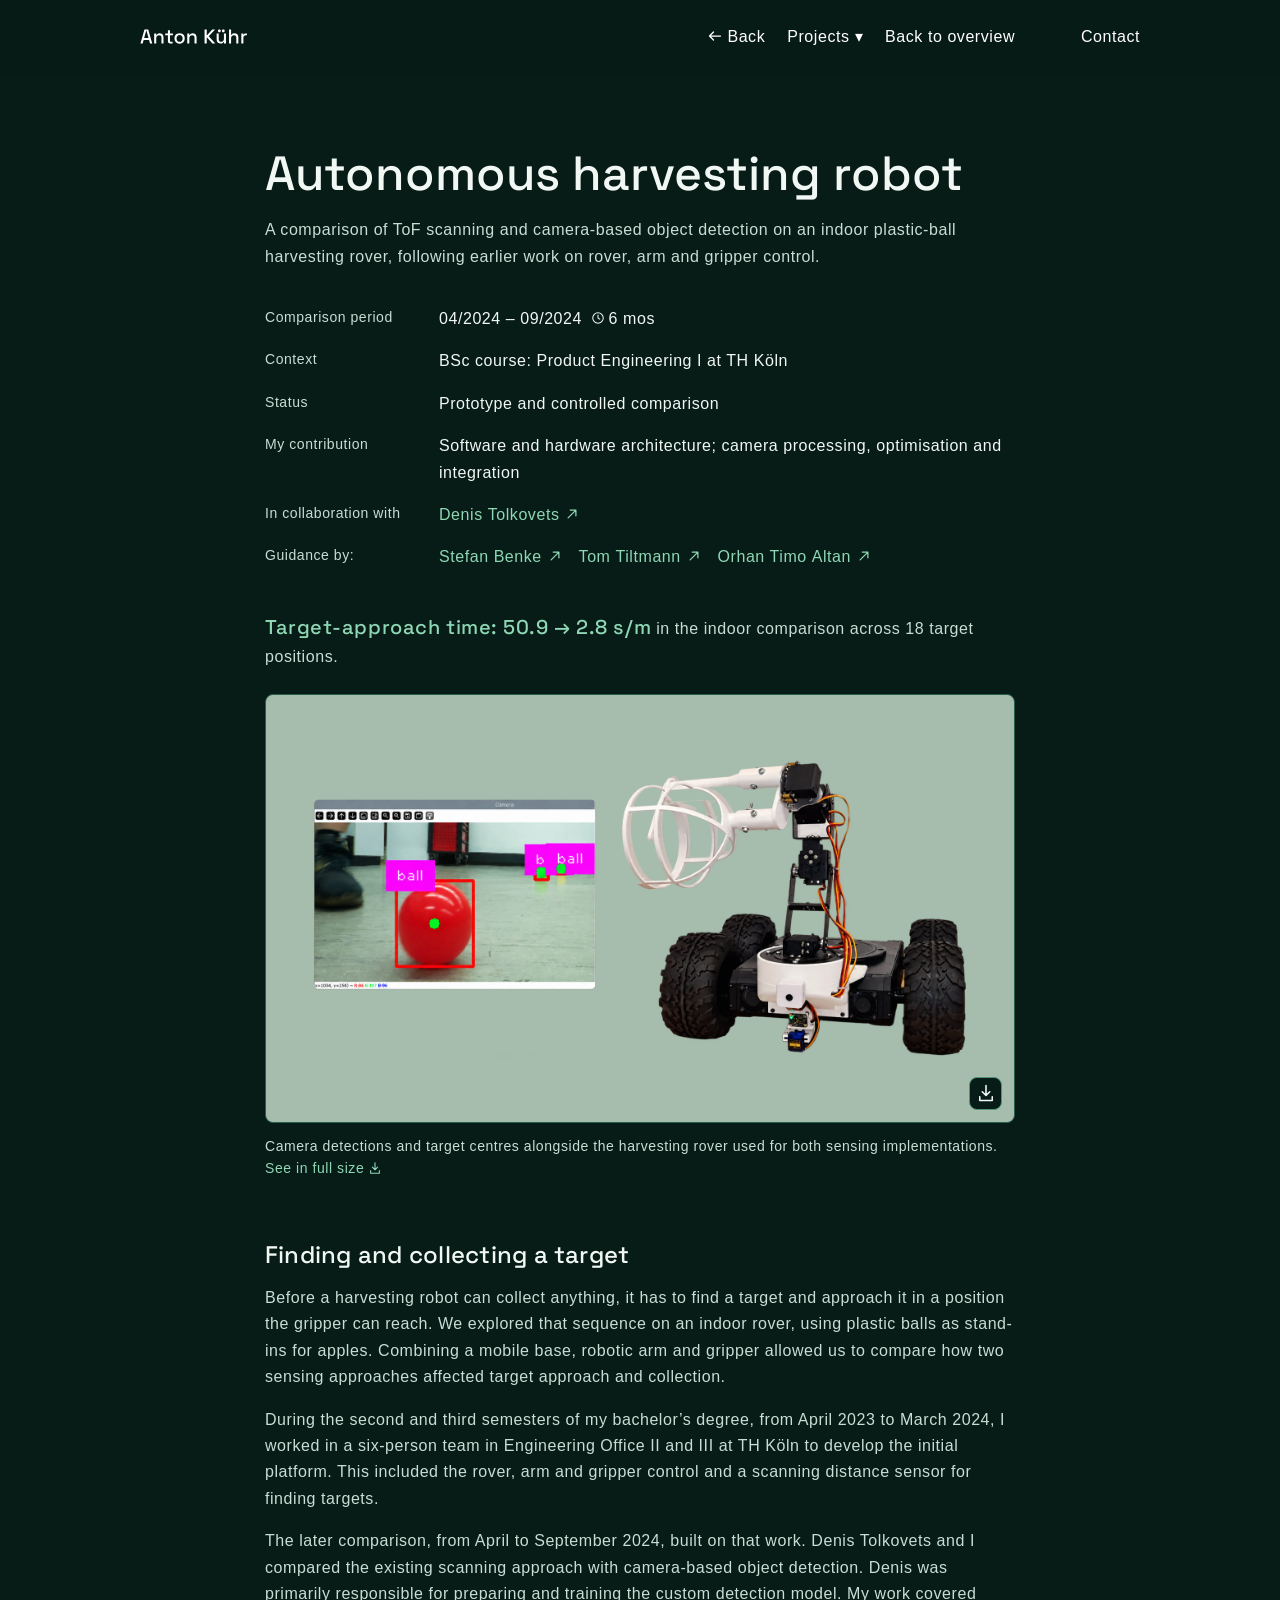
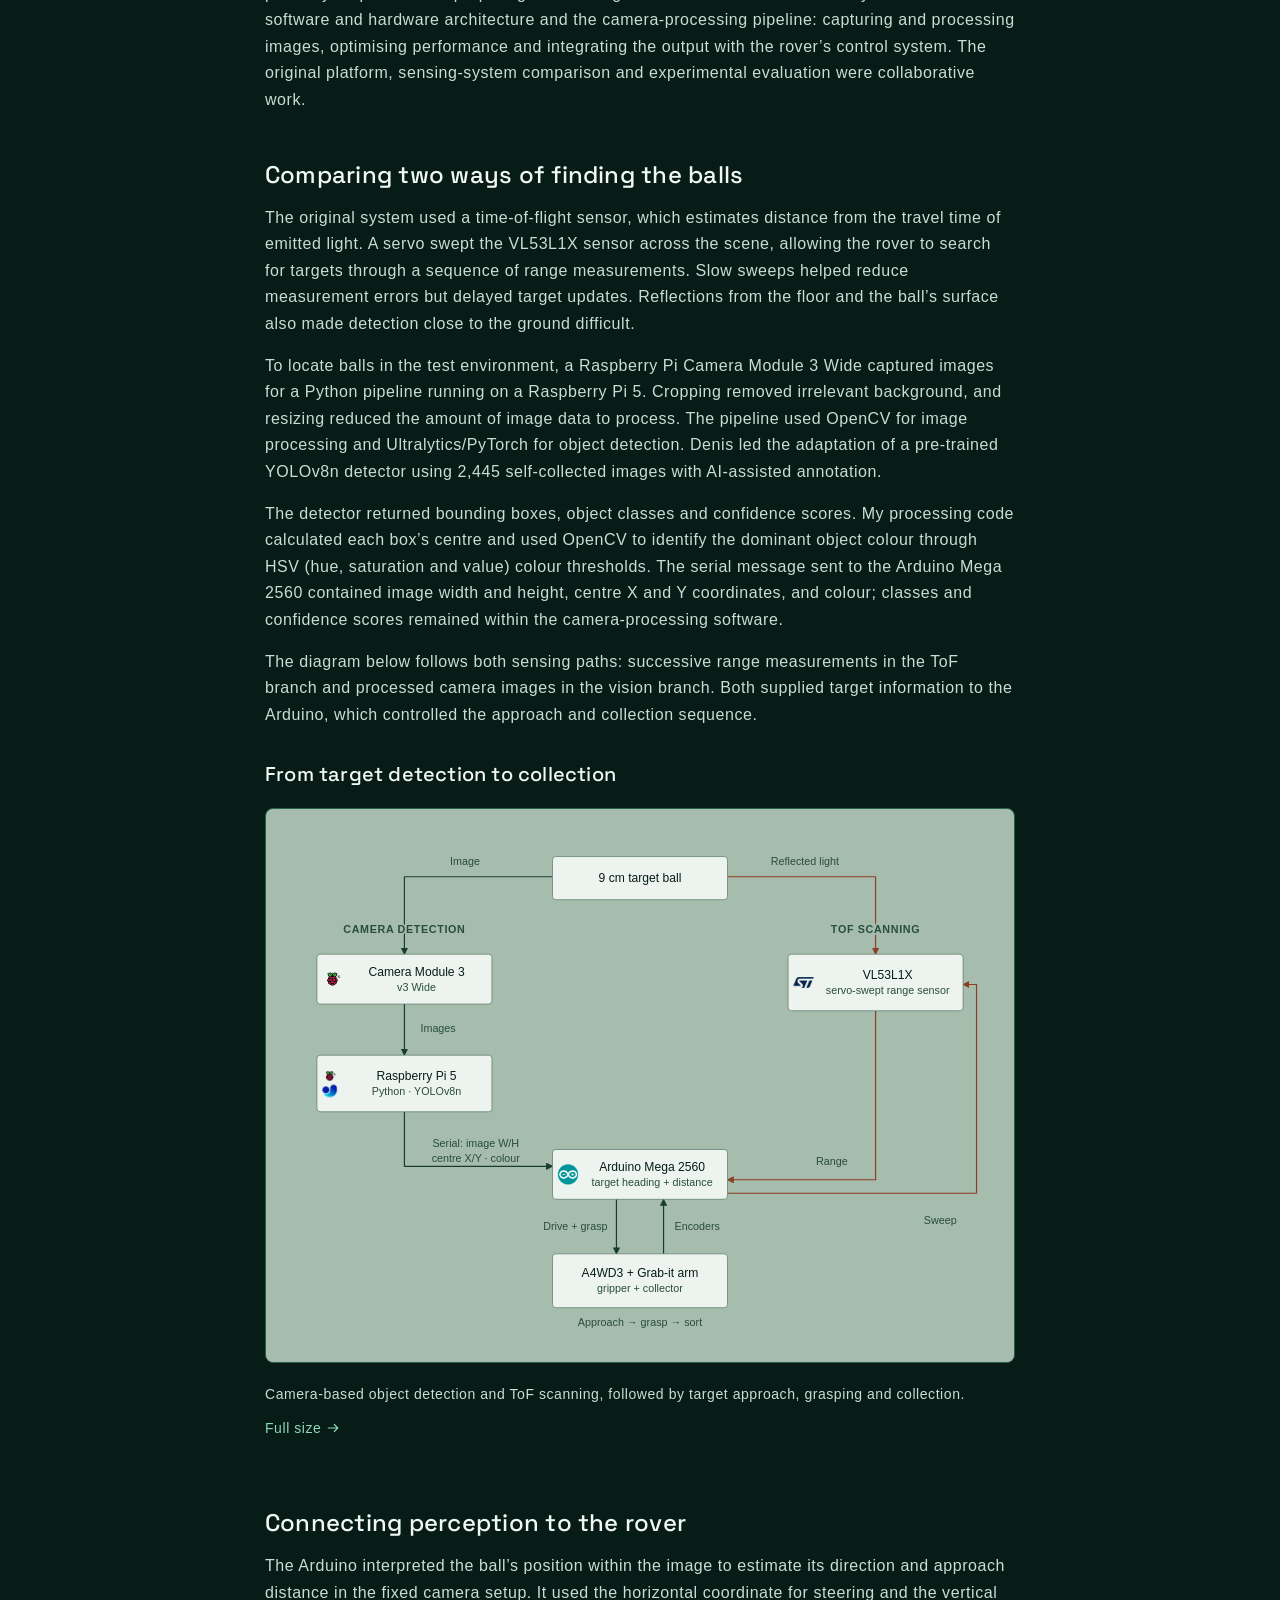
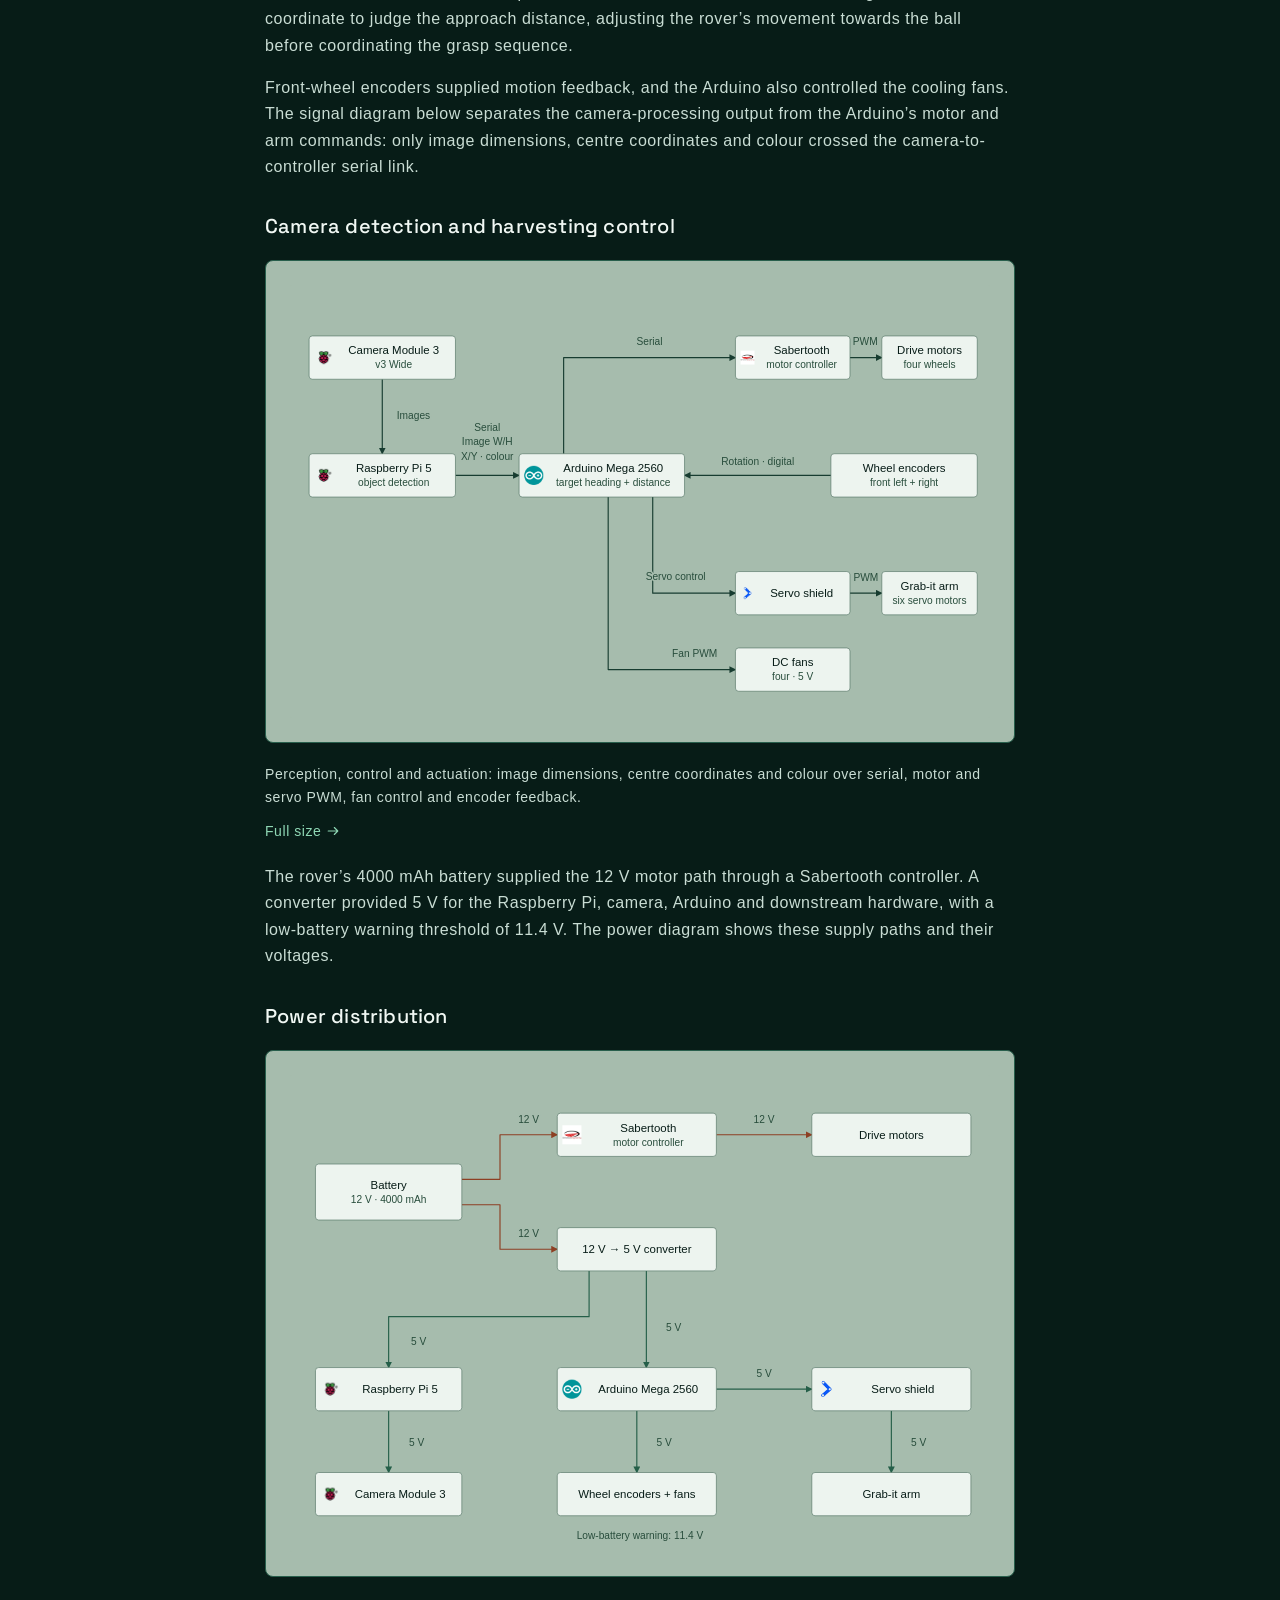
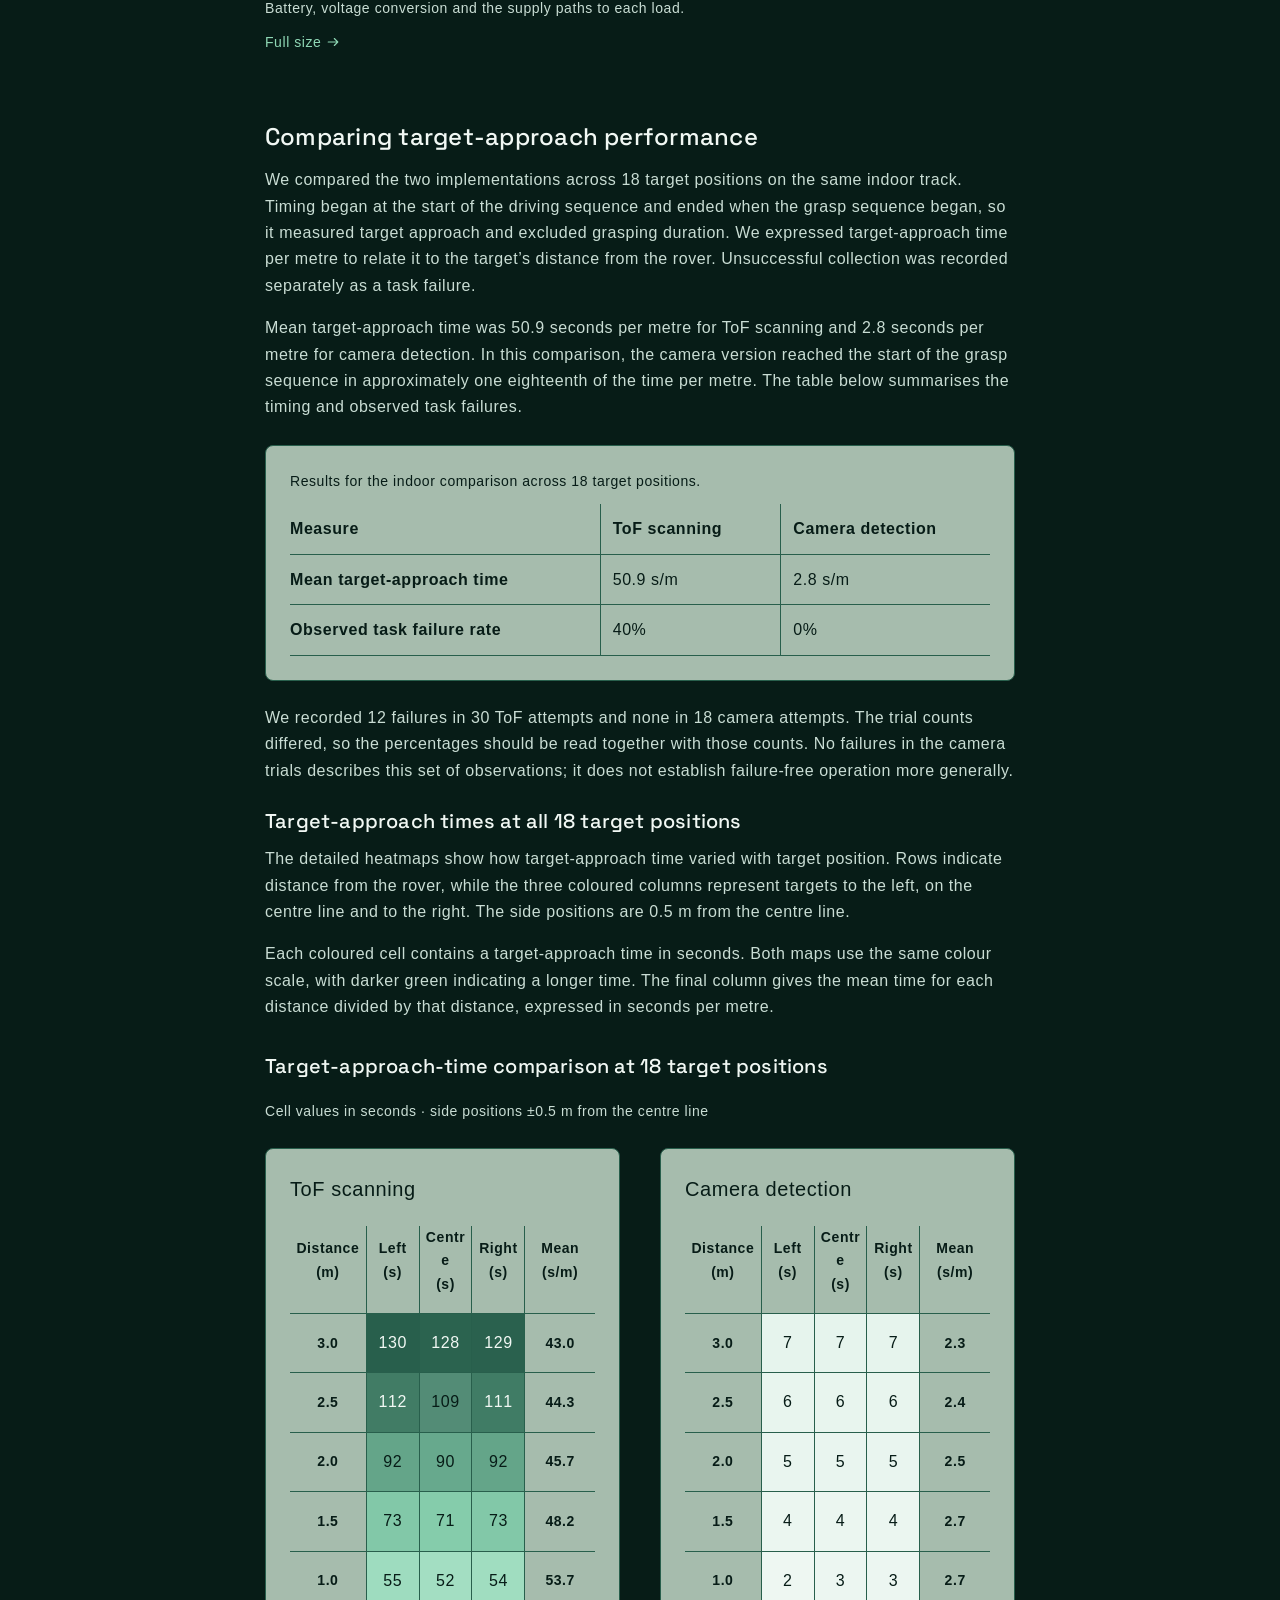
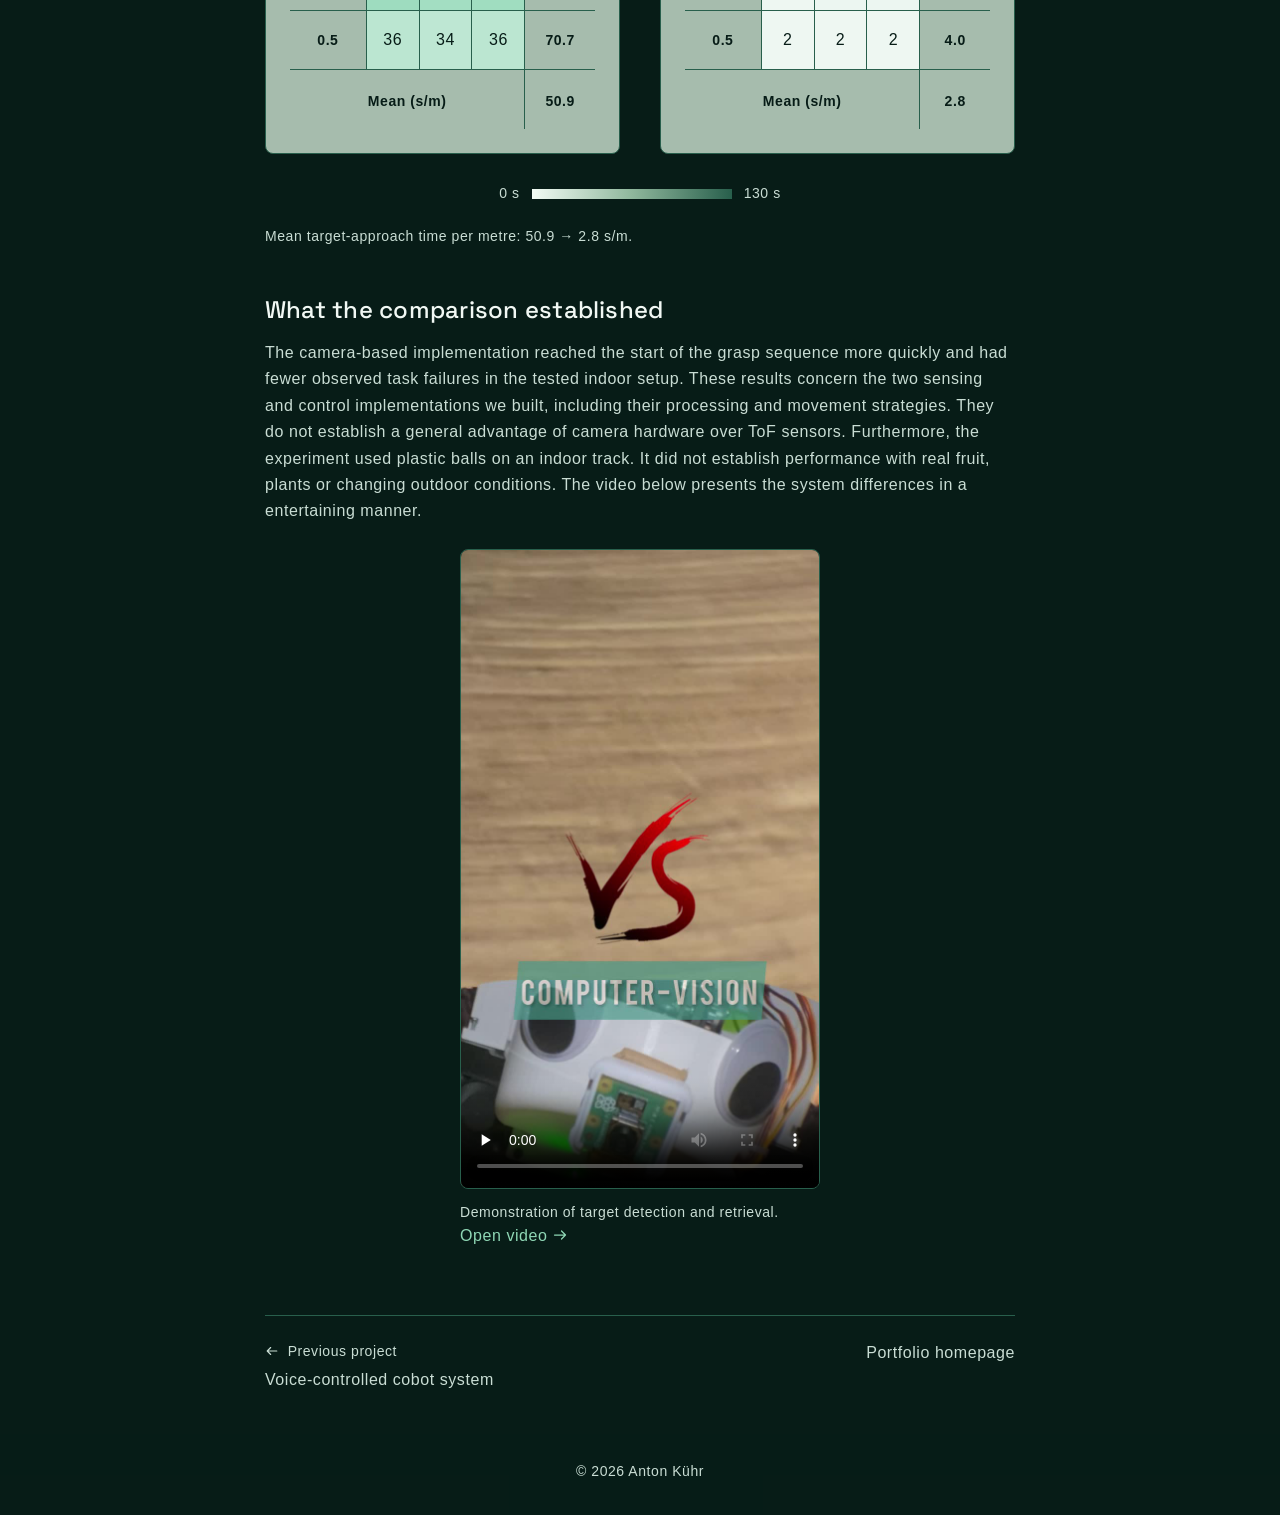
<file: harvesting-robot.html>
<!doctype html>
<html lang="en">
  <head>
    <meta charset="utf-8" />
    <meta name="viewport" content="width=device-width,initial-scale=1" />
    <title>Autonomous harvesting robot — Anton Kühr</title>
    <meta
      name="description"
      content="Anton Kühr’s autonomous harvesting robot project compared time-of-flight scanning and camera detection on an indoor rover collecting plastic balls."
    />
    <meta name="author" content="Anton Kühr" />
    <meta name="theme-color" content="#071c17" />
    <link
      rel="icon"
      href="favicon.ico?v=7"
      sizes="16x16 32x32 48x48 64x64 128x128 256x256"
    />
    <link
      rel="icon"
      href="assets/site/favicon-32.png?v=7"
      type="image/png"
      sizes="32x32"
    />
    <link
      rel="icon"
      href="assets/site/favicon-192.png?v=7"
      type="image/png"
      sizes="192x192"
    />
    <link
      rel="icon"
      href="assets/site/favicon-512.png?v=7"
      sizes="512x512"
      type="image/png"
    />
    <link
      rel="icon"
      href="assets/site/favicon.svg?v=7"
      type="image/svg+xml"
      sizes="any"
    />
    <link
      rel="apple-touch-icon"
      href="assets/site/apple-touch-icon.png?v=7"
      sizes="180x180"
    />
    <link rel="preconnect" href="https://fonts.googleapis.com" />
    <link rel="preconnect" href="https://fonts.gstatic.com" crossorigin />
    <link
      href="https://fonts.googleapis.com/css2?family=Space+Grotesk:wght@500&display=swap"
      rel="stylesheet"
    />
    <link rel="stylesheet" href="assets/css/styles.css?v=215" />
    <link rel="stylesheet" href="assets/css/wordmark-motion.css?v=2" />
    <script src="assets/js/site.js?v=36" defer></script>
    <script src="assets/js/wordmark-shapes.js?v=1" defer></script>
    <script src="assets/js/wordmark-settings.js?v=15" defer></script>
    <script src="assets/js/wordmark-motion.js?v=12" defer></script>
    <script src="assets/js/wordmark-init.js?v=5" defer></script>
    <link
      rel="canonical"
      href="https://antonkuehr.github.io/akrobotics/harvesting-robot.html"
    />
    <meta name="robots" content="noindex, follow, noimageindex" />
    <meta property="og:type" content="website" />
    <meta property="og:site_name" content="Anton Kühr" />
    <meta
      property="og:title"
      content="Autonomous harvesting robot — Anton Kühr"
    />
    <meta
      property="og:description"
      content="Anton Kühr’s autonomous harvesting robot project compared time-of-flight scanning and camera detection on an indoor rover collecting plastic balls."
    />
    <meta
      property="og:url"
      content="https://antonkuehr.github.io/akrobotics/harvesting-robot.html"
    />
    <meta
      property="og:image"
      content="https://antonkuehr.github.io/akrobotics/assets/projects/harvesting-robot/autonomous-harvesting-robot-camera-and-rover-transparent.png"
    />
    <meta
      property="og:image:alt"
      content="Autonomous harvesting rover and camera"
    />
    <meta property="og:locale" content="en_GB" />
    <meta name="twitter:card" content="summary_large_image" />
    <meta
      name="twitter:title"
      content="Autonomous harvesting robot — Anton Kühr"
    />
    <meta
      name="twitter:description"
      content="Anton Kühr’s autonomous harvesting robot project compared time-of-flight scanning and camera detection on an indoor rover collecting plastic balls."
    />
    <meta
      name="twitter:image"
      content="https://antonkuehr.github.io/akrobotics/assets/projects/harvesting-robot/autonomous-harvesting-robot-camera-and-rover-transparent.png"
    />
    <meta
      name="twitter:image:alt"
      content="Autonomous harvesting rover and camera"
    />
    <script type="application/ld+json">
      {
        "@context": "https://schema.org",
        "@graph": [
          {
            "@type": "WebPage",
            "@id": "https://antonkuehr.github.io/akrobotics/harvesting-robot.html#webpage",
            "url": "https://antonkuehr.github.io/akrobotics/harvesting-robot.html",
            "name": "Autonomous harvesting robot — Anton Kühr",
            "description": "Anton Kühr’s autonomous harvesting robot project compared time-of-flight scanning and camera detection on an indoor rover collecting plastic balls.",
            "inLanguage": "en",
            "image": "https://antonkuehr.github.io/akrobotics/assets/projects/harvesting-robot/autonomous-harvesting-robot-camera-and-rover-transparent.png",
            "author": {
              "@type": "Person",
              "@id": "https://antonkuehr.github.io/akrobotics/#anton-kuehr",
              "name": "Anton Kühr",
              "url": "https://antonkuehr.github.io/akrobotics/"
            },
            "isPartOf": {
              "@type": "WebSite",
              "@id": "https://antonkuehr.github.io/akrobotics/#website",
              "url": "https://antonkuehr.github.io/akrobotics/",
              "name": "Anton Kühr — Robotics Portfolio"
            },
            "breadcrumb": {
              "@id": "https://antonkuehr.github.io/akrobotics/harvesting-robot.html#breadcrumb"
            }
          },
          {
            "@type": "BreadcrumbList",
            "@id": "https://antonkuehr.github.io/akrobotics/harvesting-robot.html#breadcrumb",
            "itemListElement": [
              {
                "@type": "ListItem",
                "position": 1,
                "name": "Anton Kühr — Portfolio",
                "item": "https://antonkuehr.github.io/akrobotics/"
              },
              {
                "@type": "ListItem",
                "position": 2,
                "name": "Autonomous harvesting robot",
                "item": "https://antonkuehr.github.io/akrobotics/harvesting-robot.html"
              }
            ]
          }
        ]
      }
    </script>
  </head>
  <body class="project-page harvesting-project">
    <a class="skip-link" href="#main">Skip to content</a>

    <header class="site-header">
      <div class="container header-inner">
        <a class="wordmark" href="./" aria-label="Anton Kühr — Home">
          <svg
            xmlns="http://www.w3.org/2000/svg"
            class="wordmark-logo"
            data-ak-wordmark
            viewBox="0 0 5368.700000000001 754"
            aria-hidden="true"
            focusable="false"
          >
            <g fill="currentColor" transform="translate(-1 720) scale(1 -1)">
              <path
                d="M21 0 221 700H411L610 0H499L453 165H179L133 0ZM206 265H426L324 633H308Z"
                transform="translate(0 0)"
              />
              <path
                d="M76 0V493H177V419H193Q207 449 243.0 475.0Q279 501 350 501Q406 501 449.5 476.0Q493 451 518.0 405.5Q543 360 543 296V0H440V288Q440 352 408.0 382.5Q376 413 320 413Q256 413 217.5 371.0Q179 329 179 249V0Z"
                transform="translate(632.0 0)"
              />
              <path
                d="M261 0Q216 0 189.5 27.0Q163 54 163 99V406H27V493H163V656H266V493H413V406H266V117Q266 87 294 87H397V0Z"
                transform="translate(1232.9 0)"
              />
              <path
                d="M307 -14Q233 -14 175.5 16.5Q118 47 85.0 104.0Q52 161 52 239V254Q52 332 85.0 388.5Q118 445 175.5 476.0Q233 507 307 507Q381 507 439.0 476.0Q497 445 530.0 388.5Q563 332 563 254V239Q563 161 530.0 104.0Q497 47 439.0 16.5Q381 -14 307 -14ZM307 78Q375 78 417.5 121.5Q460 165 460 242V251Q460 328 418.0 371.5Q376 415 307 415Q240 415 197.5 371.5Q155 328 155 251V242Q155 165 197.5 121.5Q240 78 307 78Z"
                transform="translate(1673.1000000000001 0)"
              />
              <path
                d="M76 0V493H177V419H193Q207 449 243.0 475.0Q279 501 350 501Q406 501 449.5 476.0Q493 451 518.0 405.5Q543 360 543 296V0H440V288Q440 352 408.0 382.5Q376 413 320 413Q256 413 217.5 371.0Q179 329 179 249V0Z"
                transform="translate(2288.0000000000005 0)"
              />
              <path
                d="M73 0V700H181V409H197L458 700H599L283 355L610 0H465L197 297H181V0Z"
                transform="translate(3157.6000000000004 0)"
              />
              <g transform="translate(3764.7000000000003 0)">
                <path
                  data-ak-part="body"
                  d="M265 -9 C227.666666667 -9 194.333333333 -0.666666667 165 16 C135.666666667 32.666666667 112.666666667 56.333333333 96 87 C79.333333333 117.666666667 71 154.333333333 71 197 L71 493 L174 493 L174 204 C174 161.333333333 184.666666667 129.833333333 206 109.5 C227.333333333 89.166666667 257 79 295 79 C337 79 370.833333333 93.166666667 396.5 121.5 C422.166666667 149.833333333 435 190.666666667 435 244 L435 493 L538 493 L538 0 L437 0 L437 74 L421 74 C411.666666667 54 395 35.166666667 371 17.5 C347 -0.166666667 311.666666667 -9 265 -9 Z"
                />
                <path
                  data-ak-part="leftDot"
                  d="M207 557 C187 557 170.166666667 563.333333333 156.5 576 C142.833333333 588.666666667 136 605.666666667 136 627 C136 648.333333333 142.833333333 665.333333333 156.5 678 C170.166666667 690.666666667 187 697 207 697 C227 697 243.666666667 690.666666667 257 678 C270.333333333 665.333333333 277 648.333333333 277 627 C277 605.666666667 270.333333333 588.666666667 257 576 C243.666666667 563.333333333 227 557 207 557 Z"
                />
                <path
                  data-ak-part="rightDot"
                  d="M403 557 C383.666666667 557 367.166666667 563.333333333 353.5 576 C339.833333333 588.666666667 333 605.666666667 333 627 C333 648.333333333 339.833333333 665.333333333 353.5 678 C367.166666667 690.666666667 383.666666667 697 403 697 C423.666666667 697 440.666666667 690.666666667 454 678 C467.333333333 665.333333333 474 648.333333333 474 627 C474 605.666666667 467.333333333 588.666666667 454 576 C440.666666667 563.333333333 423.666666667 557 403 557 Z"
                />
              </g>
              <path
                d="M76 0V700H179V423H195Q205 442 223.5 460.0Q242 478 272.5 489.5Q303 501 350 501Q406 501 449.5 476.0Q493 451 518.0 405.5Q543 360 543 296V0H440V288Q440 352 408.0 382.5Q376 413 320 413Q256 413 217.5 371.0Q179 329 179 249V0Z"
                transform="translate(4378.800000000001 0)"
              />
              <path
                d="M76 0V493H177V435H193Q205 466 231.5 480.5Q258 495 297 495H356V402H293Q243 402 211.0 374.5Q179 347 179 290V0Z"
                transform="translate(4993.700000000001 0)"
              />
            </g>
          </svg> </a
        ><button
          class="menu-button"
          aria-expanded="false"
          aria-controls="site-nav"
          type="button"
        >
          Menu <span aria-hidden="true">＋</span>
        </button>

        <nav id="site-nav" aria-label="Main navigation">
          <a
            class="project-nav-back"
            href="cobot.html"
            aria-label="Previous project: Voice-controlled cobot system"
            ><span class="link-tail link-tail--leading"
              ><svg
                class="link-icon"
                viewBox="0 0 16 16"
                aria-hidden="true"
                focusable="false"
              >
                <path d="M13.5 8h-11m4-4-4 4 4 4" /></svg
              >Back</span
            ></a
          >
          <details class="project-menu">
            <summary>Projects <span aria-hidden="true">▾</span></summary>
            <ul class="project-menu-list">
              <li><a href="project-echo.html">Skin for Humanoid Echo</a></li>
              <li><a href="furhat-audio.html">Furhat’s audio system</a></li>
              <li><a href="furpack.html">The Furpack</a></li>
              <li><a href="furhat-360.html">360° Furhat</a></li>
              <li><a href="robotic-skin.html">Robotic Tactile Skin</a></li>
              <li><a href="cobot.html">Voice-controlled cobot system</a></li>
              <li>
                <a href="harvesting-robot.html" aria-current="page"
                  >Autonomous harvesting robot</a
                >
              </li>
              <li class="project-menu-all">
                <a href="index.html#portfolio-harvesting-robot"
                  >Back to overview</a
                >
              </li>
            </ul>
          </details>
          <a
            class="project-nav-next project-nav-overview"
            href="index.html#portfolio-harvesting-robot"
            >Back to overview</a
          >
          <a href="index.html#contact">Contact</a>
        </nav>
      </div>
    </header>
    <main id="main" class="case-study">
      <header class="project-hero">
        <div class="container project-container">
          <h1>Autonomous harvesting robot</h1>
          <p class="project-lead">
            A comparison of ToF scanning and camera-based object detection on an
            indoor plastic-ball harvesting rover, following earlier work on
            rover, arm and gripper control.
          </p>

          <dl class="project-facts">
            <div>
              <dt>Comparison period</dt>
              <dd>
                04/2024 – 09/2024 <span class="date-duration">6 mos</span>
              </dd>
            </div>
            <div>
              <dt>Context</dt>
              <dd>BSc course: Product Engineering I at TH Köln</dd>
            </div>
            <div>
              <dt>Status</dt>
              <dd>Prototype and controlled comparison</dd>
            </div>
            <div>
              <dt>My contribution</dt>
              <dd>
                Software and hardware architecture; camera processing,
                optimisation and integration
              </dd>
            </div>
            <div class="project-collaborators">
              <dt>In collaboration with</dt>
              <dd>
                <a
                  href="https://www.linkedin.com/in/denis-tolkovets/"
                  target="_blank"
                  rel="noopener"
                  >Denis
                  <span class="link-tail"
                    >Tolkovets<svg
                      class="link-icon"
                      viewBox="0 0 16 16"
                      aria-hidden="true"
                      focusable="false"
                    >
                      <path
                        d="M2.5 8h11m-4-4 4 4-4 4"
                        transform="rotate(-45 8 8)"
                      /></svg></span
                ></a>
              </dd>
            </div>
            <div class="project-collaborators project-guidance">
              <dt>Guidance by:</dt>
              <dd>
                <a
                  href="https://www.linkedin.com/in/stefan-benke-97bb7031b/"
                  target="_blank"
                  rel="noopener"
                  >Stefan
                  <span class="link-tail"
                    >Benke<svg
                      class="link-icon"
                      viewBox="0 0 16 16"
                      aria-hidden="true"
                      focusable="false"
                    >
                      <path
                        d="M2.5 8h11m-4-4 4 4-4 4"
                        transform="rotate(-45 8 8)"
                      /></svg></span
                ></a>
                <a
                  href="https://www.linkedin.com/in/tom-tiltmann-16a193341/"
                  target="_blank"
                  rel="noopener"
                  >Tom
                  <span class="link-tail"
                    >Tiltmann<svg
                      class="link-icon"
                      viewBox="0 0 16 16"
                      aria-hidden="true"
                      focusable="false"
                    >
                      <path
                        d="M2.5 8h11m-4-4 4 4-4 4"
                        transform="rotate(-45 8 8)"
                      /></svg></span></a
                ><a
                  href="https://www.linkedin.com/in/orhan-timo-altan/"
                  target="_blank"
                  rel="noopener"
                  >Orhan Timo
                  <span class="link-tail"
                    >Altan<svg
                      class="link-icon"
                      viewBox="0 0 16 16"
                      aria-hidden="true"
                      focusable="false"
                    >
                      <path
                        d="M2.5 8h11m-4-4 4 4-4 4"
                        transform="rotate(-45 8 8)"
                      /></svg></span
                ></a>
              </dd>
            </div>
          </dl>

          <div class="project-overview">
            <p class="project-result">
              <strong>Target-approach time: 50.9 → 2.8 s/m</strong> in the
              indoor comparison across 18 target positions.
            </p>
            <figure class="case-figure harvesting-unit">
              <a
                class="figure-media"
                href="assets/projects/harvesting-robot/autonomous-harvesting-robot-camera-and-rover.pdf?v=0fba8274fb57"
                target="_blank"
                rel="noopener"
                aria-label="Open full-size harvesting robot figure PDF"
                ><img
                  src="assets/projects/harvesting-robot/autonomous-harvesting-robot-camera-and-rover-transparent.png"
                  alt="Camera detections and green target centres beside the harvesting rover with its arm and gripper"
                  width="1705"
                  height="922"
                  fetchpriority="high"
                  decoding="async" /><span class="document-overlay"
                  ><svg
                    class="link-icon download-icon"
                    viewBox="0 0 16 16"
                    aria-hidden="true"
                    focusable="false"
                  >
                    <path d="M8 2v8m-3-3 3 3 3-3M3 11v3h10v-3" /></svg></span
              ></a>
              <figcaption>
                Camera detections and target centres alongside the harvesting
                rover used for both sensing implementations.
                <a
                  class="figure-full"
                  href="assets/projects/harvesting-robot/autonomous-harvesting-robot-camera-and-rover.pdf?v=0fba8274fb57"
                  target="_blank"
                  rel="noopener"
                  >See in full
                  <span class="link-tail"
                    >size<svg
                      class="link-icon download-icon"
                      viewBox="0 0 16 16"
                      aria-hidden="true"
                      focusable="false"
                    >
                      <path d="M8 2v8m-3-3 3 3 3-3M3 11v3h10v-3" /></svg></span
                ></a>
              </figcaption>
            </figure>
          </div>
        </div>
      </header>

      <div class="project-body">
        <div class="container project-container">
          <section id="context" class="case-section case-section--text">
            <div class="case-copy">
              <h2>Finding and collecting a target</h2>
              <p>
                Before a harvesting robot can collect anything, it has to find a
                target and approach it in a position the gripper can reach. We
                explored that sequence on an indoor rover, using plastic balls
                as stand-ins for apples. Combining a mobile base, robotic arm
                and gripper allowed us to compare how two sensing approaches
                affected target approach and collection.
              </p>
              <p>
                During the second and third semesters of my bachelor’s degree,
                from April 2023 to March 2024, I worked in a six-person team in
                Engineering Office II and III at TH Köln to develop the initial
                platform. This included the rover, arm and gripper control and a
                scanning distance sensor for finding targets.
              </p>
              <p>
                The later comparison, from April to September 2024, built on
                that work. Denis Tolkovets and I compared the existing scanning
                approach with camera-based object detection. Denis was primarily
                responsible for preparing and training the custom detection
                model. My work covered software and hardware architecture and
                the camera-processing pipeline: capturing and processing images,
                optimising performance and integrating the output with the
                rover’s control system. The original platform, sensing-system
                comparison and experimental evaluation were collaborative work.
              </p>
            </div>
          </section>
          <section
            id="implementation"
            class="case-section case-section--figure"
          >
            <div class="case-copy">
              <h2>Comparing two ways of finding the balls</h2>
              <p>
                The original system used a time-of-flight sensor, which
                estimates distance from the travel time of emitted light. A
                servo swept the VL53L1X sensor across the scene, allowing the
                rover to search for targets through a sequence of range
                measurements. Slow sweeps helped reduce measurement errors but
                delayed target updates. Reflections from the floor and the
                ball’s surface also made detection close to the ground
                difficult.
              </p>
              <p>
                To locate balls in the test environment, a Raspberry Pi Camera
                Module 3 Wide captured images for a Python pipeline running on a
                Raspberry Pi 5. Cropping removed irrelevant background, and
                resizing reduced the amount of image data to process. The
                pipeline used OpenCV for image processing and
                Ultralytics/PyTorch for object detection. Denis led the
                adaptation of a pre-trained YOLOv8n detector using 2,445
                self-collected images with AI-assisted annotation.
              </p>
              <p>
                The detector returned bounding boxes, object classes and
                confidence scores. My processing code calculated each box’s
                centre and used OpenCV to identify the dominant object colour
                through HSV (hue, saturation and value) colour thresholds. The
                serial message sent to the Arduino Mega 2560 contained image
                width and height, centre X and Y coordinates, and colour;
                classes and confidence scores remained within the
                camera-processing software.
              </p>
              <p>
                The diagram below follows both sensing paths: successive range
                measurements in the ToF branch and processed camera images in
                the vision branch. Both supplied target information to the
                Arduino, which controlled the approach and collection sequence.
              </p>
            </div>
            <figure class="technical-figure">
              <h3 class="figure-title">From target detection to collection</h3>
              <div class="technical-graphic diagram-frame">
                <picture
                  ><source
                    media="(max-width: 700px)"
                    srcset="
                      assets/projects/harvesting-robot/harvesting-robot-sensing-system-comparison-mobile.svg?v=4ec530d72c50
                    "
                    width="400"
                    height="900" />
                  <img
                    src="assets/projects/harvesting-robot/harvesting-robot-sensing-system-comparison.svg?v=738bcccc71df"
                    alt="The camera branch sends image dimensions, centre coordinates and colour to the Arduino; the ToF branch supplies range measurements. The Arduino controls approach and collection."
                    width="1040"
                    height="750"
                    loading="lazy"
                    decoding="async"
                /></picture>
              </div>
              <figcaption>
                Camera-based object detection and ToF scanning, followed by
                target approach, grasping and collection.
              </figcaption>
              <p class="figure-download">
                <a
                  class="figure-full"
                  href="assets/projects/harvesting-robot/harvesting-robot-sensing-system-comparison.svg?v=738bcccc71df"
                  target="_blank"
                  rel="noopener"
                  >Full
                  <span class="link-tail"
                    >size<svg
                      class="link-icon"
                      viewBox="0 0 16 16"
                      aria-hidden="true"
                      focusable="false"
                    >
                      <path d="M2.5 8h11m-4-4 4 4-4 4" /></svg></span
                ></a>
              </p>
            </figure>
          </section>
          <section id="architecture" class="case-section case-section--figure">
            <div class="case-copy">
              <h2>Connecting perception to the rover</h2>
              <p>
                The Arduino interpreted the ball’s position within the image to
                estimate its direction and approach distance in the fixed camera
                setup. It used the horizontal coordinate for steering and the
                vertical coordinate to judge the approach distance, adjusting
                the rover’s movement towards the ball before coordinating the
                grasp sequence.
              </p>
              <p>
                Front-wheel encoders supplied motion feedback, and the Arduino
                also controlled the cooling fans. The signal diagram below
                separates the camera-processing output from the Arduino’s motor
                and arm commands: only image dimensions, centre coordinates and
                colour crossed the camera-to-controller serial link.
              </p>
            </div>
            <figure class="technical-figure">
              <h3 class="figure-title">
                Camera detection and harvesting control
              </h3>
              <div class="technical-graphic diagram-frame">
                <picture
                  ><source
                    media="(max-width: 700px)"
                    srcset="
                      assets/projects/harvesting-robot/harvesting-robot-signal-architecture-mobile.svg?v=043f0690db89
                    "
                    width="400"
                    height="1010" />
                  <img
                    src="assets/projects/harvesting-robot/harvesting-robot-signal-architecture.svg?v=ab1270f5f6dd"
                    alt="The Raspberry Pi processes camera images and sends image width, height, centre X/Y and colour to the Arduino. The Arduino commands wheel motors, arm and fans and receives encoder feedback."
                    width="1100"
                    height="680"
                    loading="lazy"
                    decoding="async"
                /></picture>
              </div>
              <figcaption>
                Perception, control and actuation: image dimensions, centre
                coordinates and colour over serial, motor and servo PWM, fan
                control and encoder feedback.
              </figcaption>
              <p class="figure-download">
                <a
                  class="figure-full"
                  href="assets/projects/harvesting-robot/harvesting-robot-signal-architecture.svg?v=ab1270f5f6dd"
                  target="_blank"
                  rel="noopener"
                  >Full
                  <span class="link-tail"
                    >size<svg
                      class="link-icon"
                      viewBox="0 0 16 16"
                      aria-hidden="true"
                      focusable="false"
                    >
                      <path d="M2.5 8h11m-4-4 4 4-4 4" /></svg></span
                ></a>
              </p>
            </figure>
            <div id="power" class="case-copy">
              <p>
                The rover’s 4000 mAh battery supplied the 12 V motor path
                through a Sabertooth controller. A converter provided 5 V for
                the Raspberry Pi, camera, Arduino and downstream hardware, with
                a low-battery warning threshold of 11.4 V. The power diagram
                shows these supply paths and their voltages.
              </p>
            </div>
            <figure class="technical-figure">
              <h3 class="figure-title">Power distribution</h3>
              <div class="technical-graphic diagram-frame">
                <picture
                  ><source
                    media="(max-width: 700px)"
                    srcset="
                      assets/projects/harvesting-robot/harvesting-robot-power-distribution-mobile.svg?v=85607e24dcfa
                    "
                    width="400"
                    height="1010" />
                  <img
                    src="assets/projects/harvesting-robot/harvesting-robot-power-distribution.svg?v=f1181f369187"
                    alt="The battery supplies the motor controller at 12 V and a converter at 12 V. The converter supplies the camera, processing and control hardware through the labelled 5 V paths."
                    width="1100"
                    height="750"
                    loading="lazy"
                    decoding="async"
                /></picture>
              </div>
              <figcaption>
                Battery, voltage conversion and the supply paths to each load.
              </figcaption>
              <p class="figure-download">
                <a
                  class="figure-full"
                  href="assets/projects/harvesting-robot/harvesting-robot-power-distribution.svg?v=f1181f369187"
                  target="_blank"
                  rel="noopener"
                  >Full
                  <span class="link-tail"
                    >size<svg
                      class="link-icon"
                      viewBox="0 0 16 16"
                      aria-hidden="true"
                      focusable="false"
                    >
                      <path d="M2.5 8h11m-4-4 4 4-4 4" /></svg></span
                ></a>
              </p>
            </figure>
          </section>
          <section id="results" class="case-section case-section--results">
            <div class="case-copy">
              <h2>Comparing target-approach performance</h2>
              <p>
                We compared the two implementations across 18 target positions
                on the same indoor track. Timing began at the start of the
                driving sequence and ended when the grasp sequence began, so it
                measured target approach and excluded grasping duration. We
                expressed target-approach time per metre to relate it to the
                target’s distance from the rover. Unsuccessful collection was
                recorded separately as a task failure.
              </p>
              <p>
                Mean target-approach time was 50.9 seconds per metre for ToF
                scanning and 2.8 seconds per metre for camera detection. In this
                comparison, the camera version reached the start of the grasp
                sequence in approximately one eighteenth of the time per metre.
                The table below summarises the timing and observed task
                failures.
              </p>
            </div>
            <div class="case-copy">
              <div class="results-table-wrap">
                <table class="results-table results-table--harvesting">
                  <caption>
                    Results for the indoor comparison across 18 target
                    positions.
                  </caption>
                  <thead>
                    <tr>
                      <th scope="col">Measure</th>
                      <th scope="col">ToF scanning</th>
                      <th scope="col">Camera detection</th>
                    </tr>
                  </thead>
                  <tbody>
                    <tr>
                      <td>Mean target-approach time</td>
                      <td>50.9 s/m</td>
                      <td>2.8 s/m</td>
                    </tr>
                    <tr>
                      <td>Observed task failure rate</td>
                      <td>40%</td>
                      <td>0%</td>
                    </tr>
                  </tbody>
                </table>
              </div>
              <p>
                We recorded 12 failures in 30 ToF attempts and none in 18 camera
                attempts. The trial counts differed, so the percentages should
                be read together with those counts. No failures in the camera
                trials describes this set of observations; it does not establish
                failure-free operation more generally.
              </p>
            </div>
            <div class="case-copy">
              <h3>Target-approach times at all 18 target positions</h3>
            </div>
            <div class="case-copy">
              <p>
                The detailed heatmaps show how target-approach time varied with
                target position. Rows indicate distance from the rover, while
                the three coloured columns represent targets to the left, on the
                centre line and to the right. The side positions are 0.5 m from
                the centre line.
              </p>
              <p>
                Each coloured cell contains a target-approach time in seconds.
                Both maps use the same colour scale, with darker green
                indicating a longer time. The final column gives the mean time
                for each distance divided by that distance, expressed in seconds
                per metre.
              </p>
            </div>
            <figure class="technical-figure">
              <h3 class="figure-title">
                Target-approach-time comparison at 18 target positions
              </h3>

              <p class="figure-key">
                Cell values in seconds · side positions ±0.5 m from the centre
                line
              </p>
              <div class="heatmap-grid">
                <div class="heatmap-panel">
                  <table class="heatmap-table">
                    <caption>
                      ToF scanning
                    </caption>
                    <colgroup>
                      <col class="distance-column" />
                      <col span="3" />
                      <col class="mean-column" />
                    </colgroup>
                    <thead>
                      <tr>
                        <th scope="col">Distance<br />(m)</th>
                        <th scope="col">Left<br />(s)</th>
                        <th scope="col">Centre<br />(s)</th>
                        <th scope="col">Right<br />(s)</th>
                        <th scope="col">Mean<br />(s/m)</th>
                      </tr>
                    </thead>
                    <tbody>
                      <tr>
                        <th scope="row">3.0</th>
                        <td
                          class="heat-cell"
                          style="--heat: #285f4c; --heat-ink: #f1f8f4"
                        >
                          130
                        </td>
                        <td
                          class="heat-cell"
                          style="--heat: #2b634f; --heat-ink: #f1f8f4"
                        >
                          128
                        </td>
                        <td
                          class="heat-cell"
                          style="--heat: #2a614e; --heat-ink: #f1f8f4"
                        >
                          129
                        </td>
                        <td>43.0</td>
                      </tr>
                      <tr>
                        <th scope="row">2.5</th>
                        <td
                          class="heat-cell"
                          style="--heat: #417c65; --heat-ink: #f1f8f4"
                        >
                          112
                        </td>
                        <td
                          class="heat-cell"
                          style="--heat: #538c76; --heat-ink: #071c17"
                        >
                          109
                        </td>
                        <td
                          class="heat-cell"
                          style="--heat: #407c65; --heat-ink: #f1f8f4"
                        >
                          111
                        </td>
                        <td>44.3</td>
                      </tr>
                      <tr>
                        <th scope="row">2.0</th>
                        <td
                          class="heat-cell"
                          style="--heat: #64a589; --heat-ink: #071c17"
                        >
                          92
                        </td>
                        <td
                          class="heat-cell"
                          style="--heat: #67a98d; --heat-ink: #071c17"
                        >
                          90
                        </td>
                        <td
                          class="heat-cell"
                          style="--heat: #64a589; --heat-ink: #071c17"
                        >
                          92
                        </td>
                        <td>45.7</td>
                      </tr>
                      <tr>
                        <th scope="row">1.5</th>
                        <td
                          class="heat-cell"
                          style="--heat: #82c8a8; --heat-ink: #071c17"
                        >
                          73
                        </td>
                        <td
                          class="heat-cell"
                          style="--heat: #85ccab; --heat-ink: #071c17"
                        >
                          71
                        </td>
                        <td
                          class="heat-cell"
                          style="--heat: #82c8a8; --heat-ink: #071c17"
                        >
                          73
                        </td>
                        <td>48.2</td>
                      </tr>
                      <tr>
                        <th scope="row">1.0</th>
                        <td
                          class="heat-cell"
                          style="--heat: #9edcbf; --heat-ink: #071c17"
                        >
                          55
                        </td>
                        <td
                          class="heat-cell"
                          style="--heat: #a3dec2; --heat-ink: #071c17"
                        >
                          52
                        </td>
                        <td
                          class="heat-cell"
                          style="--heat: #a0ddc0; --heat-ink: #071c17"
                        >
                          54
                        </td>
                        <td>53.7</td>
                      </tr>
                      <tr>
                        <th scope="row">0.5</th>
                        <td
                          class="heat-cell"
                          style="--heat: #bbe6d1; --heat-ink: #071c17"
                        >
                          36
                        </td>
                        <td
                          class="heat-cell"
                          style="--heat: #bee7d3; --heat-ink: #071c17"
                        >
                          34
                        </td>
                        <td
                          class="heat-cell"
                          style="--heat: #bbe6d1; --heat-ink: #071c17"
                        >
                          36
                        </td>
                        <td>70.7</td>
                      </tr>
                    </tbody>
                    <tfoot>
                      <tr>
                        <th scope="row" colspan="4">Mean (s/m)</th>
                        <td>50.9</td>
                      </tr>
                    </tfoot>
                  </table>
                </div>
                <div class="heatmap-panel">
                  <table class="heatmap-table">
                    <caption>
                      Camera detection
                    </caption>
                    <colgroup>
                      <col class="distance-column" />
                      <col span="3" />
                      <col class="mean-column" />
                    </colgroup>
                    <thead>
                      <tr>
                        <th scope="col">Distance<br />(m)</th>
                        <th scope="col">Left<br />(s)</th>
                        <th scope="col">Centre<br />(s)</th>
                        <th scope="col">Right<br />(s)</th>
                        <th scope="col">Mean<br />(s/m)</th>
                      </tr>
                    </thead>
                    <tbody>
                      <tr>
                        <th scope="row">3.0</th>
                        <td
                          class="heat-cell"
                          style="--heat: #e6f4ed; --heat-ink: #071c17"
                        >
                          7
                        </td>
                        <td
                          class="heat-cell"
                          style="--heat: #e6f4ed; --heat-ink: #071c17"
                        >
                          7
                        </td>
                        <td
                          class="heat-cell"
                          style="--heat: #e6f4ed; --heat-ink: #071c17"
                        >
                          7
                        </td>
                        <td>2.3</td>
                      </tr>
                      <tr>
                        <th scope="row">2.5</th>
                        <td
                          class="heat-cell"
                          style="--heat: #e8f5ee; --heat-ink: #071c17"
                        >
                          6
                        </td>
                        <td
                          class="heat-cell"
                          style="--heat: #e8f5ee; --heat-ink: #071c17"
                        >
                          6
                        </td>
                        <td
                          class="heat-cell"
                          style="--heat: #e8f5ee; --heat-ink: #071c17"
                        >
                          6
                        </td>
                        <td>2.4</td>
                      </tr>
                      <tr>
                        <th scope="row">2.0</th>
                        <td
                          class="heat-cell"
                          style="--heat: #e9f5ef; --heat-ink: #071c17"
                        >
                          5
                        </td>
                        <td
                          class="heat-cell"
                          style="--heat: #e9f5ef; --heat-ink: #071c17"
                        >
                          5
                        </td>
                        <td
                          class="heat-cell"
                          style="--heat: #e9f5ef; --heat-ink: #071c17"
                        >
                          5
                        </td>
                        <td>2.5</td>
                      </tr>
                      <tr>
                        <th scope="row">1.5</th>
                        <td
                          class="heat-cell"
                          style="--heat: #ebf6f0; --heat-ink: #071c17"
                        >
                          4
                        </td>
                        <td
                          class="heat-cell"
                          style="--heat: #ebf6f0; --heat-ink: #071c17"
                        >
                          4
                        </td>
                        <td
                          class="heat-cell"
                          style="--heat: #ebf6f0; --heat-ink: #071c17"
                        >
                          4
                        </td>
                        <td>2.7</td>
                      </tr>
                      <tr>
                        <th scope="row">1.0</th>
                        <td
                          class="heat-cell"
                          style="--heat: #eef7f2; --heat-ink: #071c17"
                        >
                          2
                        </td>
                        <td
                          class="heat-cell"
                          style="--heat: #ecf6f1; --heat-ink: #071c17"
                        >
                          3
                        </td>
                        <td
                          class="heat-cell"
                          style="--heat: #ecf6f1; --heat-ink: #071c17"
                        >
                          3
                        </td>
                        <td>2.7</td>
                      </tr>
                      <tr>
                        <th scope="row">0.5</th>
                        <td
                          class="heat-cell"
                          style="--heat: #eef7f2; --heat-ink: #071c17"
                        >
                          2
                        </td>
                        <td
                          class="heat-cell"
                          style="--heat: #eef7f2; --heat-ink: #071c17"
                        >
                          2
                        </td>
                        <td
                          class="heat-cell"
                          style="--heat: #eef7f2; --heat-ink: #071c17"
                        >
                          2
                        </td>
                        <td>4.0</td>
                      </tr>
                    </tbody>
                    <tfoot>
                      <tr>
                        <th scope="row" colspan="4">Mean (s/m)</th>
                        <td>2.8</td>
                      </tr>
                    </tfoot>
                  </table>
                </div>
              </div>
              <div class="heatmap-legend">
                <span>0 s</span
                ><span class="heatmap-scale" aria-hidden="true"></span
                ><span>130 s</span>
              </div>
              <figcaption>
                Mean target-approach time per metre: 50.9 → 2.8 s/m.
              </figcaption>
            </figure>
          </section>
          <section id="demonstration" class="case-section case-section--video">
            <div class="case-copy">
              <h2>What the comparison established</h2>
              <p>
                The camera-based implementation reached the start of the grasp
                sequence more quickly and had fewer observed task failures in
                the tested indoor setup. These results concern the two sensing
                and control implementations we built, including their processing
                and movement strategies. They do not establish a general
                advantage of camera hardware over ToF sensors. Furthermore, the
                experiment used plastic balls on an indoor track. It did not
                establish performance with real fruit, plants or changing
                outdoor conditions. The video below presents the system
                differences in a entertaining manner.
              </p>
            </div>
            <figure class="case-video case-video--portrait">
              <div class="media-embed media-embed--portrait">
                <video
                  controls
                  playsinline
                  preload="none"
                  poster="assets/projects/harvesting-robot/harvesting-robot-retrieval-demonstration-poster.jpg"
                  width="720"
                  height="1280"
                  aria-label="Demonstration of ToF and camera-based target detection and retrieval"
                >
                  <source
                    src="assets/projects/harvesting-robot/harvesting-robot-retrieval-demonstration.mp4"
                    type="video/mp4"
                  />
                  Your browser does not support embedded video.
                  <a
                    href="assets/projects/harvesting-robot/harvesting-robot-retrieval-demonstration.mp4"
                    >Open the demonstration video</a
                  >.
                </video>
              </div>
              <figcaption>
                Demonstration of target detection and retrieval.
                <a
                  class="text-link"
                  href="assets/projects/harvesting-robot/harvesting-robot-retrieval-demonstration.mp4"
                  target="_blank"
                  rel="noopener"
                  >Open
                  <span class="link-tail"
                    >video<svg
                      class="link-icon"
                      viewBox="0 0 16 16"
                      aria-hidden="true"
                      focusable="false"
                    >
                      <path d="M2.5 8h11m-4-4 4 4-4 4" /></svg></span
                ></a>
              </figcaption>
            </figure>
          </section>
          <nav class="project-pagination" aria-label="Other projects">
            <a href="cobot.html"
              ><span
                ><span class="link-tail link-tail--leading"
                  ><svg
                    class="link-icon"
                    viewBox="0 0 16 16"
                    aria-hidden="true"
                    focusable="false"
                  >
                    <path d="M13.5 8h-11m4-4-4 4 4 4" />
                  </svg>
                  Previous</span
                >
                project</span
              >Voice-controlled cobot system</a
            ><a href="index.html#portfolio-harvesting-robot"
              >Portfolio homepage</a
            >
          </nav>
        </div>
      </div>
    </main>
    <footer>
      <div class="container footer-inner">
        <span>© 2026 Anton Kühr</span>
      </div>
    </footer>
  </body>
</html>
</file>
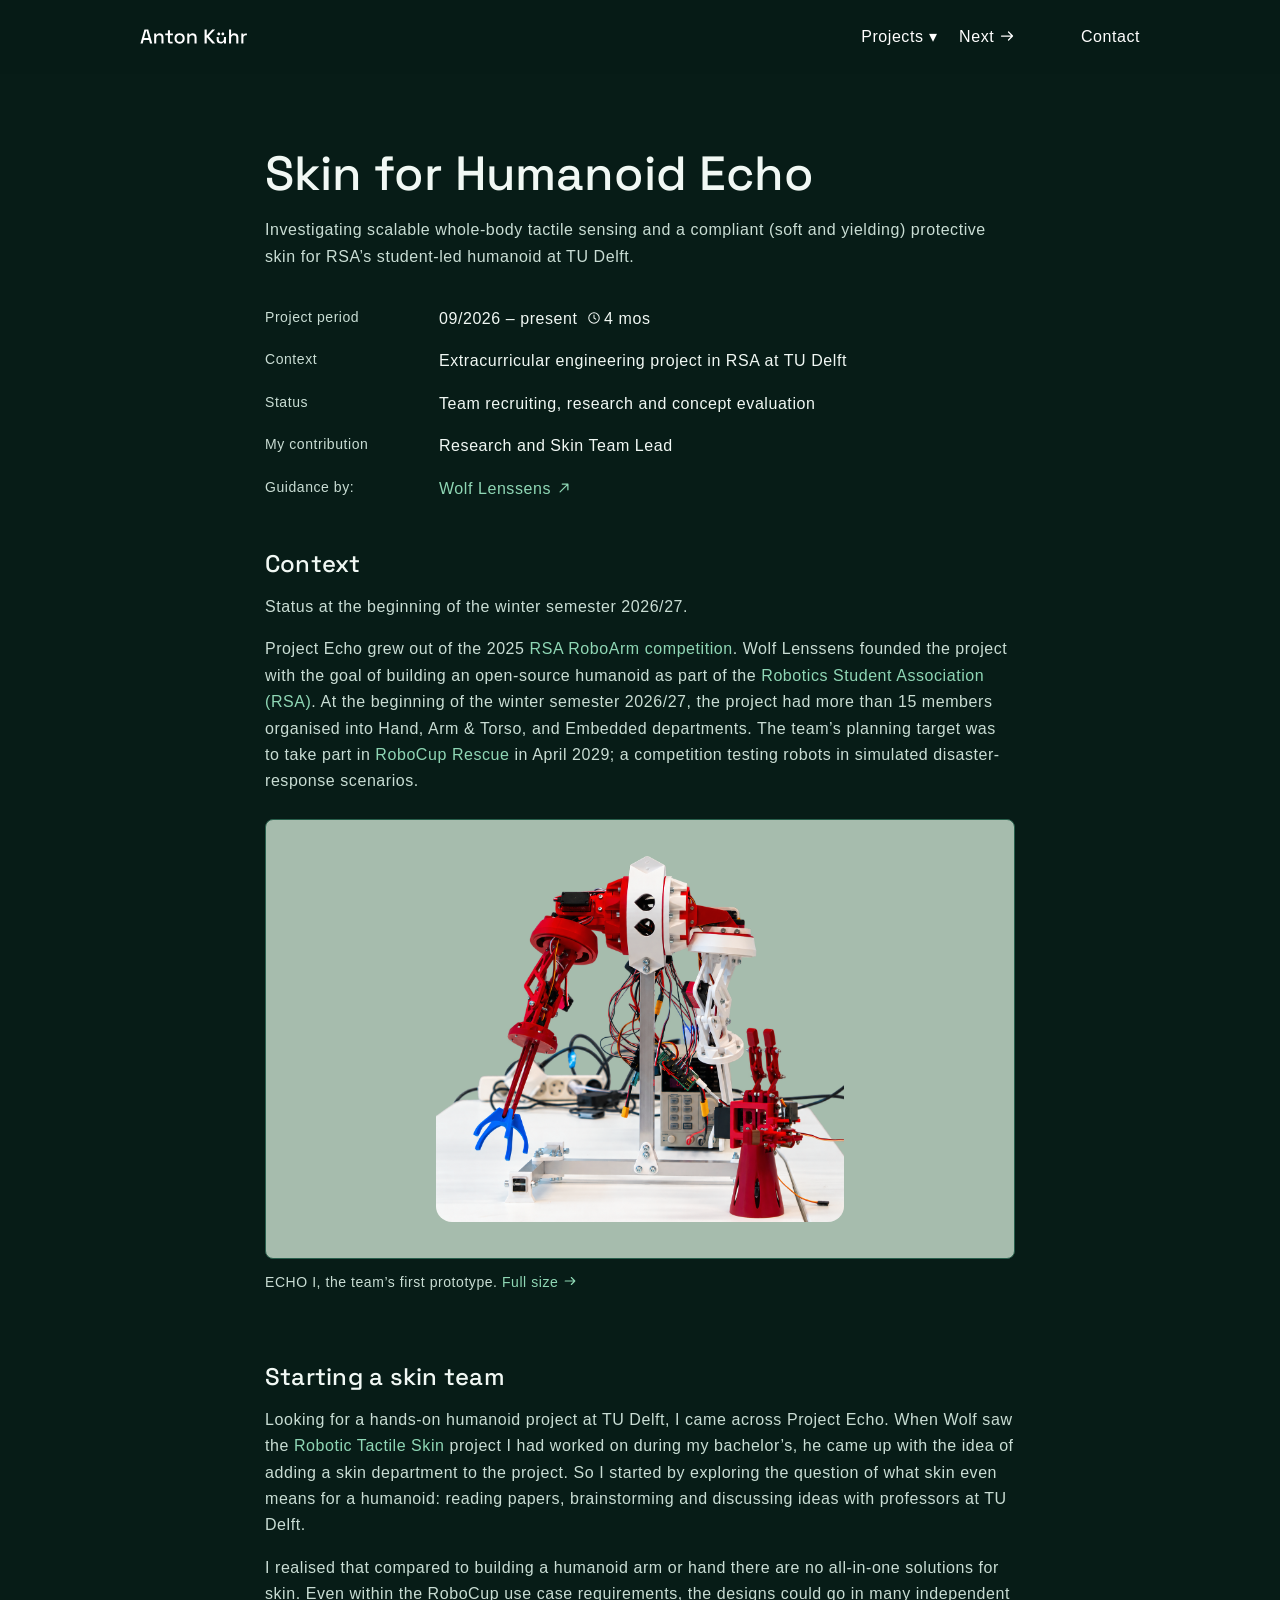
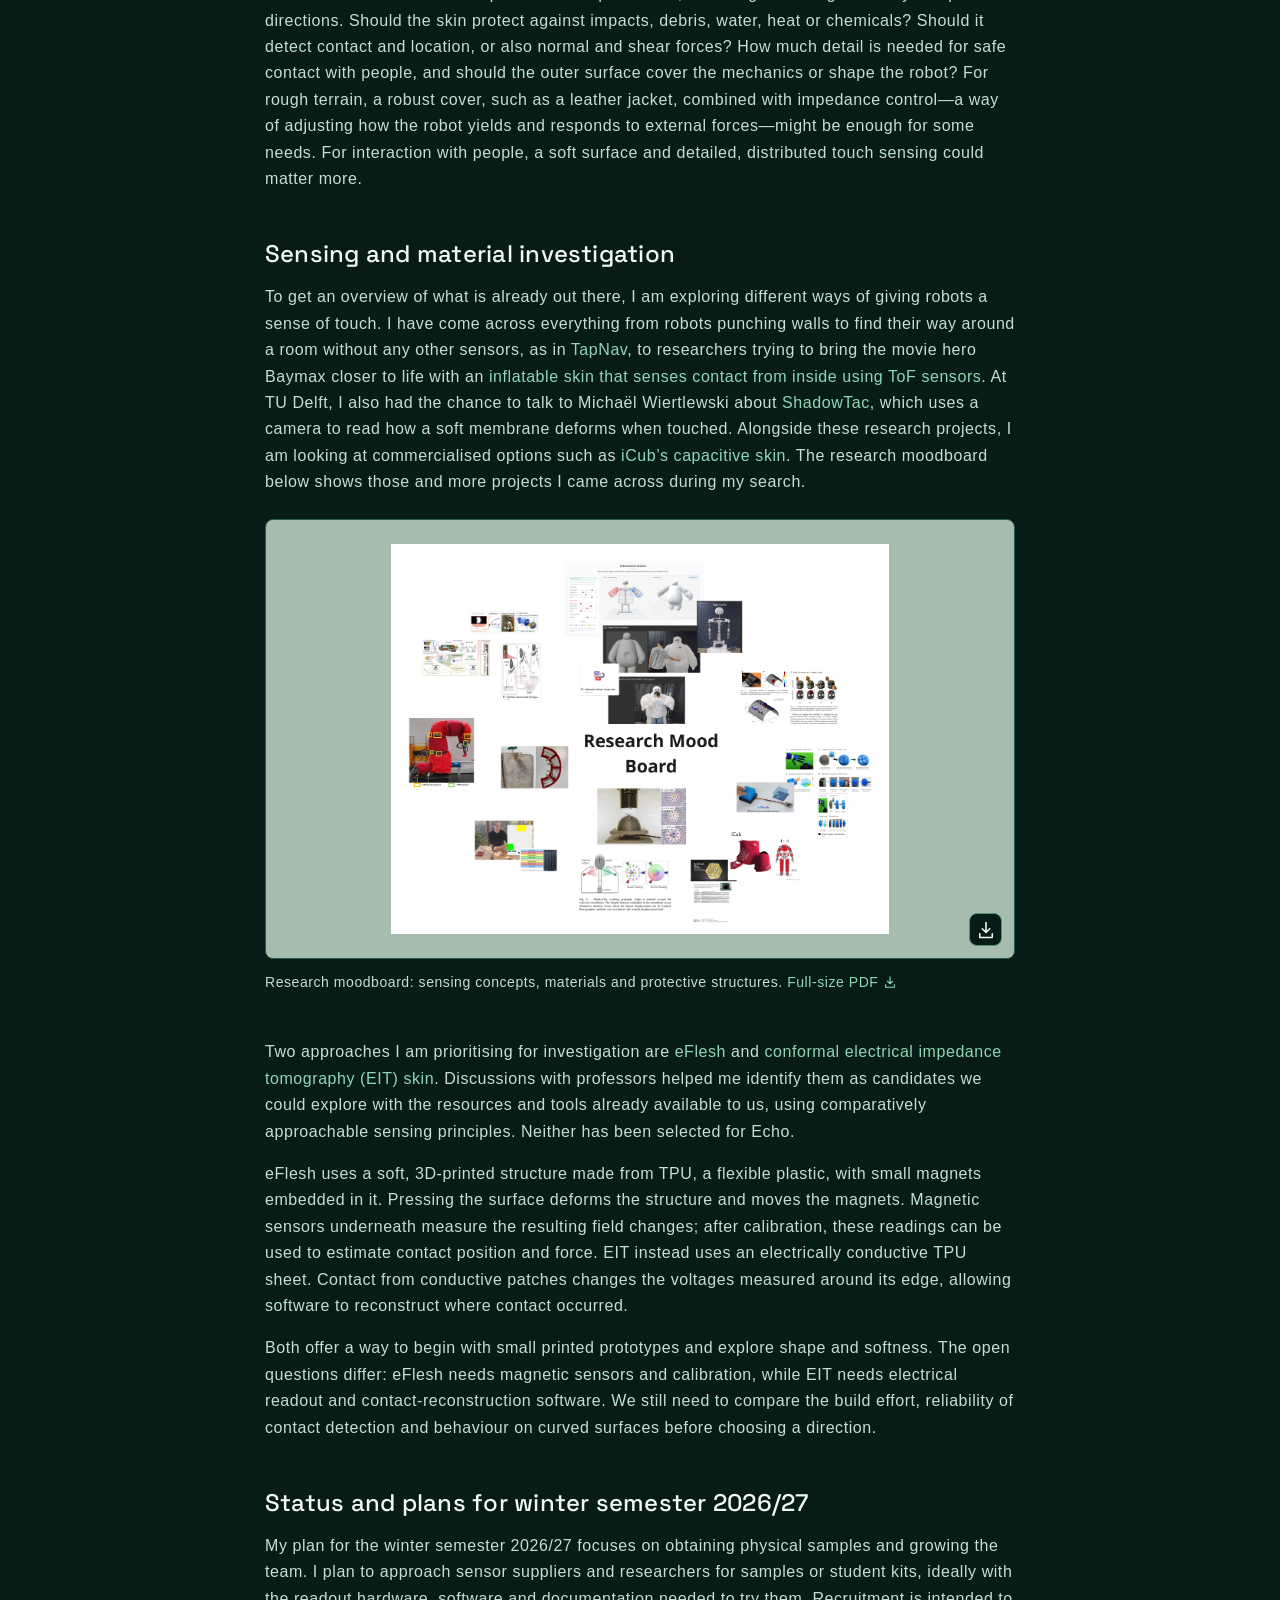
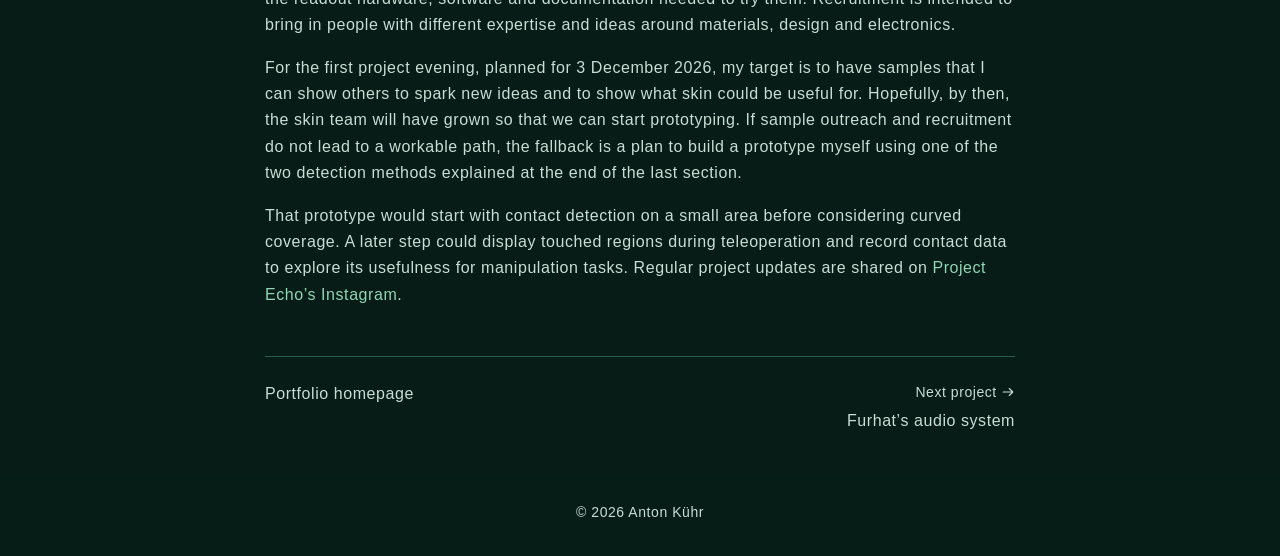
<file: project-echo.html>
<!doctype html>
<html lang="en">
  <head>
    <meta charset="utf-8" />
    <meta name="viewport" content="width=device-width,initial-scale=1" />
    <title>Humanoid Tactile Skin — Anton Kühr</title>
    <meta
      name="description"
      content="Anton Kühr’s ongoing work as Skin Team Lead for RSA Project Echo at TU Delft, investigating tactile sensing and a compliant protective humanoid skin."
    />
    <meta name="author" content="Anton Kühr" />
    <meta name="theme-color" content="#071c17" />
    <link
      rel="icon"
      href="favicon.ico?v=7"
      sizes="16x16 32x32 48x48 64x64 128x128 256x256"
    />
    <link
      rel="icon"
      href="assets/site/favicon-32.png?v=7"
      type="image/png"
      sizes="32x32"
    />
    <link
      rel="icon"
      href="assets/site/favicon-192.png?v=7"
      type="image/png"
      sizes="192x192"
    />
    <link
      rel="icon"
      href="assets/site/favicon-512.png?v=7"
      sizes="512x512"
      type="image/png"
    />
    <link
      rel="icon"
      href="assets/site/favicon.svg?v=7"
      type="image/svg+xml"
      sizes="any"
    />
    <link
      rel="apple-touch-icon"
      href="assets/site/apple-touch-icon.png?v=7"
      sizes="180x180"
    />
    <link rel="preconnect" href="https://fonts.googleapis.com" />
    <link rel="preconnect" href="https://fonts.gstatic.com" crossorigin />
    <link
      href="https://fonts.googleapis.com/css2?family=Space+Grotesk:wght@500&display=swap"
      rel="stylesheet"
    />
    <link rel="stylesheet" href="assets/css/styles.css?v=215" />
    <link rel="stylesheet" href="assets/css/wordmark-motion.css?v=2" />
    <script src="assets/js/site.js?v=37" defer></script>
    <script src="assets/js/wordmark-shapes.js?v=1" defer></script>
    <script src="assets/js/wordmark-settings.js?v=15" defer></script>
    <script src="assets/js/wordmark-motion.js?v=12" defer></script>
    <script src="assets/js/wordmark-init.js?v=5" defer></script>
    <link
      rel="canonical"
      href="https://antonkuehr.github.io/akrobotics/project-echo.html"
    />
    <meta name="robots" content="noindex, follow, noimageindex" />
    <meta property="og:type" content="website" />
    <meta property="og:site_name" content="Anton Kühr" />
    <meta property="og:title" content="Humanoid Tactile Skin — Anton Kühr" />
    <meta
      property="og:description"
      content="Anton Kühr’s ongoing work as Skin Team Lead for RSA Project Echo at TU Delft, investigating tactile sensing and a compliant protective humanoid skin."
    />
    <meta
      property="og:url"
      content="https://antonkuehr.github.io/akrobotics/project-echo.html"
    />
    <meta
      property="og:image"
      content="https://antonkuehr.github.io/akrobotics/assets/projects/echo/rsa-project-echo-humanoid-platform-cutout.png"
    />
    <meta property="og:image:alt" content="Project Echo humanoid platform" />
    <meta property="og:locale" content="en_GB" />
    <meta name="twitter:card" content="summary_large_image" />
    <meta name="twitter:title" content="Humanoid Tactile Skin — Anton Kühr" />
    <meta
      name="twitter:description"
      content="Anton Kühr’s ongoing work as Skin Team Lead for RSA Project Echo at TU Delft, investigating tactile sensing and a compliant protective humanoid skin."
    />
    <meta
      name="twitter:image"
      content="https://antonkuehr.github.io/akrobotics/assets/projects/echo/rsa-project-echo-humanoid-platform-cutout.png"
    />
    <meta name="twitter:image:alt" content="Project Echo humanoid platform" />
    <script type="application/ld+json">
      {
        "@context": "https://schema.org",
        "@graph": [
          {
            "@type": "WebPage",
            "@id": "https://antonkuehr.github.io/akrobotics/project-echo.html#webpage",
            "url": "https://antonkuehr.github.io/akrobotics/project-echo.html",
            "name": "Humanoid Tactile Skin — Anton Kühr",
            "description": "Anton Kühr’s ongoing work as Skin Team Lead for RSA Project Echo at TU Delft, investigating tactile sensing and a compliant protective humanoid skin.",
            "inLanguage": "en",
            "image": "https://antonkuehr.github.io/akrobotics/assets/projects/echo/rsa-project-echo-humanoid-platform-cutout.png",
            "author": {
              "@type": "Person",
              "@id": "https://antonkuehr.github.io/akrobotics/#anton-kuehr",
              "name": "Anton Kühr",
              "url": "https://antonkuehr.github.io/akrobotics/"
            },
            "isPartOf": {
              "@type": "WebSite",
              "@id": "https://antonkuehr.github.io/akrobotics/#website",
              "url": "https://antonkuehr.github.io/akrobotics/",
              "name": "Anton Kühr — Robotics Portfolio"
            },
            "breadcrumb": {
              "@id": "https://antonkuehr.github.io/akrobotics/project-echo.html#breadcrumb"
            }
          },
          {
            "@type": "BreadcrumbList",
            "@id": "https://antonkuehr.github.io/akrobotics/project-echo.html#breadcrumb",
            "itemListElement": [
              {
                "@type": "ListItem",
                "position": 1,
                "name": "Anton Kühr — Portfolio",
                "item": "https://antonkuehr.github.io/akrobotics/"
              },
              {
                "@type": "ListItem",
                "position": 2,
                "name": "Humanoid Tactile Skin",
                "item": "https://antonkuehr.github.io/akrobotics/project-echo.html"
              }
            ]
          }
        ]
      }
    </script>
  </head>
  <body class="project-page">
    <a class="skip-link" href="#main">Skip to content</a>

    <header class="site-header">
      <div class="container header-inner">
        <a class="wordmark" href="./" aria-label="Anton Kühr — Home">
          <svg
            xmlns="http://www.w3.org/2000/svg"
            class="wordmark-logo"
            data-ak-wordmark
            viewBox="0 0 5368.700000000001 754"
            aria-hidden="true"
            focusable="false"
          >
            <g fill="currentColor" transform="translate(-1 720) scale(1 -1)">
              <path
                d="M21 0 221 700H411L610 0H499L453 165H179L133 0ZM206 265H426L324 633H308Z"
                transform="translate(0 0)"
              />
              <path
                d="M76 0V493H177V419H193Q207 449 243.0 475.0Q279 501 350 501Q406 501 449.5 476.0Q493 451 518.0 405.5Q543 360 543 296V0H440V288Q440 352 408.0 382.5Q376 413 320 413Q256 413 217.5 371.0Q179 329 179 249V0Z"
                transform="translate(632.0 0)"
              />
              <path
                d="M261 0Q216 0 189.5 27.0Q163 54 163 99V406H27V493H163V656H266V493H413V406H266V117Q266 87 294 87H397V0Z"
                transform="translate(1232.9 0)"
              />
              <path
                d="M307 -14Q233 -14 175.5 16.5Q118 47 85.0 104.0Q52 161 52 239V254Q52 332 85.0 388.5Q118 445 175.5 476.0Q233 507 307 507Q381 507 439.0 476.0Q497 445 530.0 388.5Q563 332 563 254V239Q563 161 530.0 104.0Q497 47 439.0 16.5Q381 -14 307 -14ZM307 78Q375 78 417.5 121.5Q460 165 460 242V251Q460 328 418.0 371.5Q376 415 307 415Q240 415 197.5 371.5Q155 328 155 251V242Q155 165 197.5 121.5Q240 78 307 78Z"
                transform="translate(1673.1000000000001 0)"
              />
              <path
                d="M76 0V493H177V419H193Q207 449 243.0 475.0Q279 501 350 501Q406 501 449.5 476.0Q493 451 518.0 405.5Q543 360 543 296V0H440V288Q440 352 408.0 382.5Q376 413 320 413Q256 413 217.5 371.0Q179 329 179 249V0Z"
                transform="translate(2288.0000000000005 0)"
              />
              <path
                d="M73 0V700H181V409H197L458 700H599L283 355L610 0H465L197 297H181V0Z"
                transform="translate(3157.6000000000004 0)"
              />
              <g transform="translate(3764.7000000000003 0)">
                <path
                  data-ak-part="body"
                  d="M265 -9 C227.666666667 -9 194.333333333 -0.666666667 165 16 C135.666666667 32.666666667 112.666666667 56.333333333 96 87 C79.333333333 117.666666667 71 154.333333333 71 197 L71 493 L174 493 L174 204 C174 161.333333333 184.666666667 129.833333333 206 109.5 C227.333333333 89.166666667 257 79 295 79 C337 79 370.833333333 93.166666667 396.5 121.5 C422.166666667 149.833333333 435 190.666666667 435 244 L435 493 L538 493 L538 0 L437 0 L437 74 L421 74 C411.666666667 54 395 35.166666667 371 17.5 C347 -0.166666667 311.666666667 -9 265 -9 Z"
                />
                <path
                  data-ak-part="leftDot"
                  d="M207 557 C187 557 170.166666667 563.333333333 156.5 576 C142.833333333 588.666666667 136 605.666666667 136 627 C136 648.333333333 142.833333333 665.333333333 156.5 678 C170.166666667 690.666666667 187 697 207 697 C227 697 243.666666667 690.666666667 257 678 C270.333333333 665.333333333 277 648.333333333 277 627 C277 605.666666667 270.333333333 588.666666667 257 576 C243.666666667 563.333333333 227 557 207 557 Z"
                />
                <path
                  data-ak-part="rightDot"
                  d="M403 557 C383.666666667 557 367.166666667 563.333333333 353.5 576 C339.833333333 588.666666667 333 605.666666667 333 627 C333 648.333333333 339.833333333 665.333333333 353.5 678 C367.166666667 690.666666667 383.666666667 697 403 697 C423.666666667 697 440.666666667 690.666666667 454 678 C467.333333333 665.333333333 474 648.333333333 474 627 C474 605.666666667 467.333333333 588.666666667 454 576 C440.666666667 563.333333333 423.666666667 557 403 557 Z"
                />
              </g>
              <path
                d="M76 0V700H179V423H195Q205 442 223.5 460.0Q242 478 272.5 489.5Q303 501 350 501Q406 501 449.5 476.0Q493 451 518.0 405.5Q543 360 543 296V0H440V288Q440 352 408.0 382.5Q376 413 320 413Q256 413 217.5 371.0Q179 329 179 249V0Z"
                transform="translate(4378.800000000001 0)"
              />
              <path
                d="M76 0V493H177V435H193Q205 466 231.5 480.5Q258 495 297 495H356V402H293Q243 402 211.0 374.5Q179 347 179 290V0Z"
                transform="translate(4993.700000000001 0)"
              />
            </g>
          </svg> </a
        ><button
          class="menu-button"
          aria-expanded="false"
          aria-controls="site-nav"
          type="button"
        >
          Menu <span aria-hidden="true">＋</span>
        </button>

        <nav id="site-nav" aria-label="Main navigation">
          <details class="project-menu">
            <summary>Projects <span aria-hidden="true">▾</span></summary>
            <ul class="project-menu-list">
              <li>
                <a href="project-echo.html" aria-current="page"
                  >Skin for Humanoid Echo</a
                >
              </li>
              <li><a href="furhat-audio.html">Furhat’s audio system</a></li>
              <li><a href="furpack.html">The Furpack</a></li>
              <li><a href="furhat-360.html">360° Furhat</a></li>
              <li><a href="robotic-skin.html">Robotic Tactile Skin</a></li>
              <li><a href="cobot.html">Voice-controlled cobot system</a></li>
              <li>
                <a href="harvesting-robot.html">Autonomous harvesting robot</a>
              </li>
              <li class="project-menu-all">
                <a href="index.html#portfolio-project-echo">Back to overview</a>
              </li>
            </ul>
          </details>
          <a
            class="project-nav-next"
            href="furhat-audio.html"
            aria-label="Next project: Furhat’s audio system"
            ><span class="link-tail"
              >Next<svg
                class="link-icon"
                viewBox="0 0 16 16"
                aria-hidden="true"
                focusable="false"
              >
                <path d="M2.5 8h11m-4-4 4 4-4 4" /></svg></span
          ></a>
          <a href="index.html#contact">Contact</a>
        </nav>
      </div>
    </header>
    <main id="main" class="case-study">
      <header class="project-hero">
        <div class="container project-container">
          <h1>Skin for Humanoid Echo</h1>
          <p class="project-lead">
            Investigating scalable whole-body tactile sensing and a compliant
            (soft and yielding) protective skin for RSA’s student-led humanoid
            at TU Delft.
          </p>
          <dl class="project-facts">
            <div>
              <dt>Project period</dt>
              <dd>
                09/2026 – present
                <span class="date-duration" data-duration-start="2026-09"
                  >2 mos</span
                >
              </dd>
            </div>
            <div>
              <dt>Context</dt>
              <dd>Extracurricular engineering project in RSA at TU Delft</dd>
            </div>
            <div>
              <dt>Status</dt>
              <dd>Team recruiting, research and concept evaluation</dd>
            </div>
            <div>
              <dt>My contribution</dt>
              <dd>Research and Skin Team Lead</dd>
            </div>
            <div class="project-collaborators project-guidance">
              <dt>Guidance by:</dt>
              <dd>
                <a
                  href="https://www.linkedin.com/in/wolf-lenssens-b578111a5/"
                  target="_blank"
                  rel="noopener"
                  >Wolf
                  <span class="link-tail"
                    >Lenssens<svg
                      class="link-icon"
                      viewBox="0 0 16 16"
                      aria-hidden="true"
                      focusable="false"
                    >
                      <path
                        d="M2.5 8h11m-4-4 4 4-4 4"
                        transform="rotate(-45 8 8)"
                      /></svg></span
                ></a>
              </dd>
            </div>
          </dl>
        </div>
      </header>
      <div class="project-body">
        <div class="container project-container">
          <section id="context" class="case-section case-section--support">
            <div class="case-copy">
              <h2>Context</h2>
              <p>Status at the beginning of the winter semester 2026/27.</p>
              <p>
                Project Echo grew out of the 2025
                <a
                  class="project-inline"
                  href="https://www.rsadelft.nl/roboarm"
                  target="_blank"
                  rel="noopener"
                  >RSA RoboArm competition</a
                >. Wolf Lenssens founded the project with the goal of building
                an open-source humanoid as part of the
                <a
                  class="project-inline"
                  href="https://www.rsadelft.nl/"
                  target="_blank"
                  rel="noopener"
                  >Robotics Student Association (RSA)</a
                >. At the beginning of the winter semester 2026/27, the project
                had more than 15 members organised into Hand, Arm &amp; Torso,
                and Embedded departments. The team’s planning target was to take
                part in
                <a
                  class="project-inline"
                  href="https://rrl.robocup.org/"
                  target="_blank"
                  rel="noopener"
                  >RoboCup Rescue</a
                >
                in April 2029; a competition testing robots in simulated
                disaster-response scenarios.
              </p>
            </div>
            <div class="case-media-grid">
              <figure class="case-figure">
                <a
                  class="figure-media figure-media--echo-main"
                  href="assets/projects/echo/rsa-project-echo-humanoid-platform-cutout.png"
                  target="_blank"
                  rel="noopener"
                  aria-label="Open full-size image: Project Echo humanoid platform"
                  ><img
                    class="image-rounded-bottom"
                    src="assets/projects/echo/rsa-project-echo-humanoid-platform-cutout.png"
                    alt="Project Echo humanoid platform"
                    width="1283"
                    height="1226"
                    loading="lazy"
                    decoding="async"
                /></a>
                <figcaption>
                  ECHO I, the team’s first prototype.
                  <a
                    class="figure-full"
                    href="assets/projects/echo/rsa-project-echo-humanoid-platform-cutout.png"
                    target="_blank"
                    rel="noopener"
                    >Full
                    <span class="link-tail"
                      >size<svg
                        class="link-icon"
                        viewBox="0 0 16 16"
                        aria-hidden="true"
                        focusable="false"
                      >
                        <path d="M2.5 8h11m-4-4 4 4-4 4" /></svg></span
                  ></a>
                </figcaption>
              </figure>
            </div>
          </section>
          <section id="leadership" class="case-section case-section--text">
            <div class="case-copy">
              <h2>Starting a skin team</h2>
              <p>
                Looking for a hands-on humanoid project at TU Delft, I came
                across Project Echo. When Wolf saw the
                <a class="project-inline" href="robotic-skin.html"
                  >Robotic Tactile Skin</a
                >
                project I had worked on during my bachelor’s, he came up with
                the idea of adding a skin department to the project. So I
                started by exploring the question of what skin even means for a
                humanoid: reading papers, brainstorming and discussing ideas
                with professors at TU Delft.
              </p>
              <p>
                I realised that compared to building a humanoid arm or hand
                there are no all-in-one solutions for skin. Even within the
                RoboCup use case requirements, the designs could go in many
                independent directions. Should the skin protect against impacts,
                debris, water, heat or chemicals? Should it detect contact and
                location, or also normal and shear forces? How much detail is
                needed for safe contact with people, and should the outer
                surface cover the mechanics or shape the robot? For rough
                terrain, a robust cover, such as a leather jacket, combined with
                impedance control—a way of adjusting how the robot yields and
                responds to external forces—might be enough for some needs. For
                interaction with people, a soft surface and detailed,
                distributed touch sensing could matter more.
              </p>
            </div>
          </section>
          <section id="investigation" class="case-section case-section--text">
            <div class="case-copy">
              <h2>Sensing and material investigation</h2>
              <p>
                To get an overview of what is already out there, I am exploring
                different ways of giving robots a sense of touch. I have come
                across everything from robots punching walls to find their way
                around a room without any other sensors, as in
                <a
                  class="project-inline"
                  href="https://arxiv.org/html/2610.10748v1"
                  target="_blank"
                  rel="noopener"
                  >TapNav</a
                >, to researchers trying to bring the movie hero Baymax closer
                to life with an
                <a
                  class="project-inline"
                  href="https://williamsunookim.github.io/BaymaxSkin/"
                  target="_blank"
                  rel="noopener"
                  >inflatable skin that senses contact from inside using ToF
                  sensors</a
                >. At TU Delft, I also had the chance to talk to Michaël
                Wiertlewski about
                <a
                  class="project-inline"
                  href="https://ieeexplore.ieee.org/document/11128441"
                  target="_blank"
                  rel="noopener"
                  >ShadowTac</a
                >, which uses a camera to read how a soft membrane deforms when
                touched. Alongside these research projects, I am looking at
                commercialised options such as
                <a
                  class="project-inline"
                  href="https://icub.iit.it/products/product-catalog"
                  target="_blank"
                  rel="noopener"
                  >iCub’s capacitive skin</a
                >. The research moodboard below shows those and more projects I
                came across during my search.
              </p>
            </div>
            <div class="case-media-grid">
              <figure class="case-figure">
                <a
                  class="figure-media"
                  href="assets/projects/echo/ECHO%20SKIN.pdf?v=2841c7e395b3"
                  target="_blank"
                  rel="noopener"
                  aria-label="Open full-size Echo skin research moodboard PDF"
                >
                  <img
                    src="assets/projects/echo/echo-skin-research-moodboard.webp?v=8f0eaa541f00"
                    alt="Research moodboard of magnetic, capacitive, optical and EIT touch sensors, compliant materials and protective skin concepts"
                    width="2600"
                    height="2034"
                    loading="lazy"
                    decoding="async"
                  />
                  <span class="document-overlay"
                    ><svg
                      class="link-icon download-icon"
                      viewBox="0 0 16 16"
                      aria-hidden="true"
                      focusable="false"
                    >
                      <path d="M8 2v8m-3-3 3 3 3-3M3 11v3h10v-3" /></svg
                  ></span>
                </a>
                <figcaption>
                  Research moodboard: sensing concepts, materials and protective
                  structures.
                  <a
                    class="figure-full"
                    href="assets/projects/echo/ECHO%20SKIN.pdf?v=2841c7e395b3"
                    target="_blank"
                    rel="noopener"
                    >Full-size
                    <span class="link-tail"
                      >PDF<svg
                        class="link-icon download-icon"
                        viewBox="0 0 16 16"
                        aria-hidden="true"
                        focusable="false"
                      >
                        <path
                          d="M8 2v8m-3-3 3 3 3-3M3 11v3h10v-3"
                        /></svg></span
                  ></a>
                </figcaption>
              </figure>
            </div>
            <div class="case-copy">
              <p>
                Two approaches I am prioritising for investigation are
                <a
                  class="project-inline"
                  href="https://e-flesh.com/"
                  target="_blank"
                  rel="noopener"
                  >eFlesh</a
                >
                and
                <a
                  class="project-inline"
                  href="https://arxiv.org/abs/2608.02080"
                  target="_blank"
                  rel="noopener"
                  >conformal electrical impedance tomography (EIT) skin</a
                >. Discussions with professors helped me identify them as
                candidates we could explore with the resources and tools already
                available to us, using comparatively approachable sensing
                principles. Neither has been selected for Echo.
              </p>
              <p>
                eFlesh uses a soft, 3D-printed structure made from TPU, a
                flexible plastic, with small magnets embedded in it. Pressing
                the surface deforms the structure and moves the magnets.
                Magnetic sensors underneath measure the resulting field changes;
                after calibration, these readings can be used to estimate
                contact position and force. EIT instead uses an electrically
                conductive TPU sheet. Contact from conductive patches changes
                the voltages measured around its edge, allowing software to
                reconstruct where contact occurred.
              </p>
              <p>
                Both offer a way to begin with small printed prototypes and
                explore shape and softness. The open questions differ: eFlesh
                needs magnetic sensors and calibration, while EIT needs
                electrical readout and contact-reconstruction software. We still
                need to compare the build effort, reliability of contact
                detection and behaviour on curved surfaces before choosing a
                direction.
              </p>
            </div>
          </section>
          <section id="progress" class="case-section case-section--text">
            <div class="case-copy">
              <h2>Status and plans for winter semester 2026/27</h2>
              <p>
                My plan for the winter semester 2026/27 focuses on obtaining
                physical samples and growing the team. I plan to approach sensor
                suppliers and researchers for samples or student kits, ideally
                with the readout hardware, software and documentation needed to
                try them. Recruitment is intended to bring in people with
                different expertise and ideas around materials, design and
                electronics.
              </p>
              <p>
                For the first project evening, planned for 3 December 2026, my
                target is to have samples that I can show others to spark new
                ideas and to show what skin could be useful for. Hopefully, by
                then, the skin team will have grown so that we can start
                prototyping. If sample outreach and recruitment do not lead to a
                workable path, the fallback is a plan to build a prototype
                myself using one of the two detection methods explained at the
                end of the last section.
              </p>
              <p>
                That prototype would start with contact detection on a small
                area before considering curved coverage. A later step could
                display touched regions during teleoperation and record contact
                data to explore its usefulness for manipulation tasks. Regular
                project updates are shared on
                <a
                  class="project-inline"
                  href="https://www.instagram.com/project_echo_delft/"
                  target="_blank"
                  rel="noopener"
                  >Project Echo’s Instagram</a
                >.
              </p>
            </div>
          </section>

          <nav class="project-pagination" aria-label="Other projects">
            <a href="index.html#portfolio-project-echo">Portfolio homepage</a
            ><a href="furhat-audio.html"
              ><span
                >Next
                <span class="link-tail"
                  >project<svg
                    class="link-icon"
                    viewBox="0 0 16 16"
                    aria-hidden="true"
                    focusable="false"
                  >
                    <path d="M2.5 8h11m-4-4 4 4-4 4" /></svg></span></span
              >Furhat’s audio system</a
            >
          </nav>
        </div>
      </div>
    </main>
    <footer>
      <div class="container footer-inner">
        <span>© 2026 Anton Kühr</span>
      </div>
    </footer>
  </body>
</html>
</file>
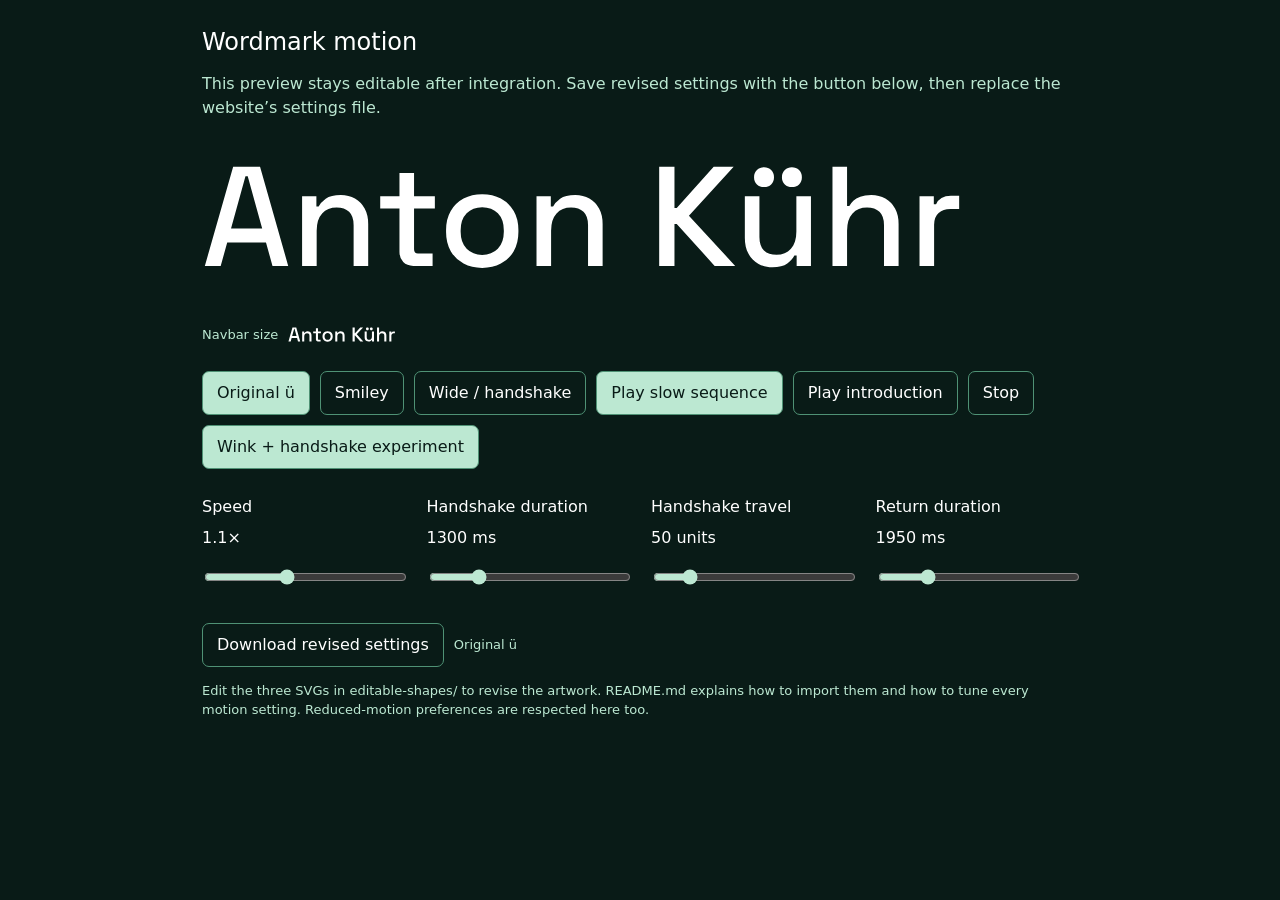
<file: tools/wordmark-motion-preview/motion-preview.html>
<!doctype html>
<html lang="en">
  <head>
    <meta name="robots" content="noindex, follow, noimageindex" />
    <meta charset="utf-8" />
    <meta name="viewport" content="width=device-width,initial-scale=1" />
    <title>AK Robotics — editable wordmark motion</title>
    <link rel="stylesheet" href="../../assets/css/wordmark-motion.css?v=2" />
    <style>
      :root {
        color-scheme: dark;
        font-family: "Space Grotesk", system-ui, sans-serif;
        color: #fff;
        background: #091b17;
      }
      * {
        box-sizing: border-box;
      }
      body {
        max-width: 920px;
        margin: auto;
        padding: 28px 22px 48px;
      }
      h1 {
        font-size: 24px;
        font-weight: 500;
        margin: 0 0 8px;
      }
      p {
        color: #bce8d2;
        line-height: 1.5;
      }
      .big {
        padding: 28px 0;
      }
      .big svg.wordmark-logo {
        width: 100%;
        max-width: 760px;
        height: auto;
      }
      .native {
        font-size: 20px;
        display: inline-flex;
        min-height: 44px;
        align-items: center;
      }
      .row {
        display: flex;
        flex-wrap: wrap;
        gap: 10px;
        align-items: center;
        margin: 14px 0;
      }
      .small {
        font-size: 13px;
        color: #bce8d2;
      }
      button {
        border: 1px solid #4f9275;
        border-radius: 7px;
        padding: 10px 14px;
        font: inherit;
        color: #fff;
        background: transparent;
        min-height: 44px;
        cursor: pointer;
      }
      button[aria-pressed="true"],
      button.primary {
        background: #bce8d2;
        color: #091b17;
      }
      .controls {
        display: grid;
        grid-template-columns: repeat(auto-fit, minmax(180px, 1fr));
        gap: 22px;
        margin: 28px 0;
      }
      label {
        display: grid;
        gap: 12px;
      }
      input {
        width: 100%;
        accent-color: #bce8d2;
        min-height: 32px;
      }
      output {
        float: right;
      }
      :focus-visible {
        outline: 2px solid #bce8d2;
        outline-offset: 4px;
      }
    </style>
  </head>
  <body>
    <h1>Wordmark motion</h1>
    <p>
      This preview stays editable after integration. Save revised settings with
      the button below, then replace the website’s settings file.
    </p>
    <div class="big" id="large">
      <svg
        xmlns="http://www.w3.org/2000/svg"
        class="wordmark-logo"
        data-ak-wordmark
        viewBox="0 0 5368.700000000001 754"
        aria-hidden="true"
        focusable="false"
      >
        <g fill="currentColor" transform="translate(-1 720) scale(1 -1)">
          <path
            d="M21 0 221 700H411L610 0H499L453 165H179L133 0ZM206 265H426L324 633H308Z"
            transform="translate(0 0)"
          />
          <path
            d="M76 0V493H177V419H193Q207 449 243.0 475.0Q279 501 350 501Q406 501 449.5 476.0Q493 451 518.0 405.5Q543 360 543 296V0H440V288Q440 352 408.0 382.5Q376 413 320 413Q256 413 217.5 371.0Q179 329 179 249V0Z"
            transform="translate(632.0 0)"
          />
          <path
            d="M261 0Q216 0 189.5 27.0Q163 54 163 99V406H27V493H163V656H266V493H413V406H266V117Q266 87 294 87H397V0Z"
            transform="translate(1232.9 0)"
          />
          <path
            d="M307 -14Q233 -14 175.5 16.5Q118 47 85.0 104.0Q52 161 52 239V254Q52 332 85.0 388.5Q118 445 175.5 476.0Q233 507 307 507Q381 507 439.0 476.0Q497 445 530.0 388.5Q563 332 563 254V239Q563 161 530.0 104.0Q497 47 439.0 16.5Q381 -14 307 -14ZM307 78Q375 78 417.5 121.5Q460 165 460 242V251Q460 328 418.0 371.5Q376 415 307 415Q240 415 197.5 371.5Q155 328 155 251V242Q155 165 197.5 121.5Q240 78 307 78Z"
            transform="translate(1673.1000000000001 0)"
          />
          <path
            d="M76 0V493H177V419H193Q207 449 243.0 475.0Q279 501 350 501Q406 501 449.5 476.0Q493 451 518.0 405.5Q543 360 543 296V0H440V288Q440 352 408.0 382.5Q376 413 320 413Q256 413 217.5 371.0Q179 329 179 249V0Z"
            transform="translate(2288.0000000000005 0)"
          />
          <path
            d="M73 0V700H181V409H197L458 700H599L283 355L610 0H465L197 297H181V0Z"
            transform="translate(3157.6000000000004 0)"
          />
          <g transform="translate(3764.7000000000003 0)">
            <path
              data-ak-part="body"
              d="M265 -9 C227.666666667 -9 194.333333333 -0.666666667 165 16 C135.666666667 32.666666667 112.666666667 56.333333333 96 87 C79.333333333 117.666666667 71 154.333333333 71 197 L71 493 L174 493 L174 204 C174 161.333333333 184.666666667 129.833333333 206 109.5 C227.333333333 89.166666667 257 79 295 79 C337 79 370.833333333 93.166666667 396.5 121.5 C422.166666667 149.833333333 435 190.666666667 435 244 L435 493 L538 493 L538 0 L437 0 L437 74 L421 74 C411.666666667 54 395 35.166666667 371 17.5 C347 -0.166666667 311.666666667 -9 265 -9 Z"
            />
            <path
              data-ak-part="leftDot"
              d="M207 557 C187 557 170.166666667 563.333333333 156.5 576 C142.833333333 588.666666667 136 605.666666667 136 627 C136 648.333333333 142.833333333 665.333333333 156.5 678 C170.166666667 690.666666667 187 697 207 697 C227 697 243.666666667 690.666666667 257 678 C270.333333333 665.333333333 277 648.333333333 277 627 C277 605.666666667 270.333333333 588.666666667 257 576 C243.666666667 563.333333333 227 557 207 557 Z"
            />
            <path
              data-ak-part="rightDot"
              d="M403 557 C383.666666667 557 367.166666667 563.333333333 353.5 576 C339.833333333 588.666666667 333 605.666666667 333 627 C333 648.333333333 339.833333333 665.333333333 353.5 678 C367.166666667 690.666666667 383.666666667 697 403 697 C423.666666667 697 440.666666667 690.666666667 454 678 C467.333333333 665.333333333 474 648.333333333 474 627 C474 605.666666667 467.333333333 588.666666667 454 576 C440.666666667 563.333333333 423.666666667 557 403 557 Z"
            />
          </g>
          <path
            d="M76 0V700H179V423H195Q205 442 223.5 460.0Q242 478 272.5 489.5Q303 501 350 501Q406 501 449.5 476.0Q493 451 518.0 405.5Q543 360 543 296V0H440V288Q440 352 408.0 382.5Q376 413 320 413Q256 413 217.5 371.0Q179 329 179 249V0Z"
            transform="translate(4378.800000000001 0)"
          />
          <path
            d="M76 0V493H177V435H193Q205 466 231.5 480.5Q258 495 297 495H356V402H293Q243 402 211.0 374.5Q179 347 179 290V0Z"
            transform="translate(4993.700000000001 0)"
          />
        </g>
      </svg>
    </div>
    <div class="row">
      <span class="small">Navbar size</span>
      <div class="native" id="small">
        <svg
          xmlns="http://www.w3.org/2000/svg"
          class="wordmark-logo"
          data-ak-wordmark
          viewBox="0 0 5368.700000000001 754"
          aria-hidden="true"
          focusable="false"
        >
          <g fill="currentColor" transform="translate(-1 720) scale(1 -1)">
            <path
              d="M21 0 221 700H411L610 0H499L453 165H179L133 0ZM206 265H426L324 633H308Z"
              transform="translate(0 0)"
            />
            <path
              d="M76 0V493H177V419H193Q207 449 243.0 475.0Q279 501 350 501Q406 501 449.5 476.0Q493 451 518.0 405.5Q543 360 543 296V0H440V288Q440 352 408.0 382.5Q376 413 320 413Q256 413 217.5 371.0Q179 329 179 249V0Z"
              transform="translate(632.0 0)"
            />
            <path
              d="M261 0Q216 0 189.5 27.0Q163 54 163 99V406H27V493H163V656H266V493H413V406H266V117Q266 87 294 87H397V0Z"
              transform="translate(1232.9 0)"
            />
            <path
              d="M307 -14Q233 -14 175.5 16.5Q118 47 85.0 104.0Q52 161 52 239V254Q52 332 85.0 388.5Q118 445 175.5 476.0Q233 507 307 507Q381 507 439.0 476.0Q497 445 530.0 388.5Q563 332 563 254V239Q563 161 530.0 104.0Q497 47 439.0 16.5Q381 -14 307 -14ZM307 78Q375 78 417.5 121.5Q460 165 460 242V251Q460 328 418.0 371.5Q376 415 307 415Q240 415 197.5 371.5Q155 328 155 251V242Q155 165 197.5 121.5Q240 78 307 78Z"
              transform="translate(1673.1000000000001 0)"
            />
            <path
              d="M76 0V493H177V419H193Q207 449 243.0 475.0Q279 501 350 501Q406 501 449.5 476.0Q493 451 518.0 405.5Q543 360 543 296V0H440V288Q440 352 408.0 382.5Q376 413 320 413Q256 413 217.5 371.0Q179 329 179 249V0Z"
              transform="translate(2288.0000000000005 0)"
            />
            <path
              d="M73 0V700H181V409H197L458 700H599L283 355L610 0H465L197 297H181V0Z"
              transform="translate(3157.6000000000004 0)"
            />
            <g transform="translate(3764.7000000000003 0)">
              <path
                data-ak-part="body"
                d="M265 -9 C227.666666667 -9 194.333333333 -0.666666667 165 16 C135.666666667 32.666666667 112.666666667 56.333333333 96 87 C79.333333333 117.666666667 71 154.333333333 71 197 L71 493 L174 493 L174 204 C174 161.333333333 184.666666667 129.833333333 206 109.5 C227.333333333 89.166666667 257 79 295 79 C337 79 370.833333333 93.166666667 396.5 121.5 C422.166666667 149.833333333 435 190.666666667 435 244 L435 493 L538 493 L538 0 L437 0 L437 74 L421 74 C411.666666667 54 395 35.166666667 371 17.5 C347 -0.166666667 311.666666667 -9 265 -9 Z"
              />
              <path
                data-ak-part="leftDot"
                d="M207 557 C187 557 170.166666667 563.333333333 156.5 576 C142.833333333 588.666666667 136 605.666666667 136 627 C136 648.333333333 142.833333333 665.333333333 156.5 678 C170.166666667 690.666666667 187 697 207 697 C227 697 243.666666667 690.666666667 257 678 C270.333333333 665.333333333 277 648.333333333 277 627 C277 605.666666667 270.333333333 588.666666667 257 576 C243.666666667 563.333333333 227 557 207 557 Z"
              />
              <path
                data-ak-part="rightDot"
                d="M403 557 C383.666666667 557 367.166666667 563.333333333 353.5 576 C339.833333333 588.666666667 333 605.666666667 333 627 C333 648.333333333 339.833333333 665.333333333 353.5 678 C367.166666667 690.666666667 383.666666667 697 403 697 C423.666666667 697 440.666666667 690.666666667 454 678 C467.333333333 665.333333333 474 648.333333333 474 627 C474 605.666666667 467.333333333 588.666666667 454 576 C440.666666667 563.333333333 423.666666667 557 403 557 Z"
              />
            </g>
            <path
              d="M76 0V700H179V423H195Q205 442 223.5 460.0Q242 478 272.5 489.5Q303 501 350 501Q406 501 449.5 476.0Q493 451 518.0 405.5Q543 360 543 296V0H440V288Q440 352 408.0 382.5Q376 413 320 413Q256 413 217.5 371.0Q179 329 179 249V0Z"
              transform="translate(4378.800000000001 0)"
            />
            <path
              d="M76 0V493H177V435H193Q205 466 231.5 480.5Q258 495 297 495H356V402H293Q243 402 211.0 374.5Q179 347 179 290V0Z"
              transform="translate(4993.700000000001 0)"
            />
          </g>
        </svg>
      </div>
    </div>
    <div class="row" id="poses">
      <button data-shape="original" aria-pressed="true">Original ü</button>
      <button data-shape="smiley" aria-pressed="false">Smiley</button>
      <button data-shape="wide" aria-pressed="false">Wide / handshake</button>
      <button class="primary" id="play">Play slow sequence</button>
      <button id="intro">Play introduction</button>
      <button id="pause">Stop</button>
      <button id="effects" aria-pressed="true">
        Wink + handshake experiment
      </button>
    </div>
    <div class="controls">
      <label for="speed"
        >Speed <output id="speed-value">1×</output
        ><input id="speed" type="range" min="0.5" max="2" step="0.05" value="1"
      /></label>
      <label for="handshake"
        >Handshake duration <output id="handshake-value">1300 ms</output
        ><input
          id="handshake"
          type="range"
          min="800"
          max="3000"
          step="50"
          value="1300"
      /></label>
      <label for="travel"
        >Handshake travel <output id="travel-value">50 units</output
        ><input
          id="travel"
          type="range"
          min="30"
          max="160"
          step="10"
          value="50"
      /></label>
      <label for="return"
        >Return duration <output id="return-value">1950 ms</output
        ><input
          id="return"
          type="range"
          min="1200"
          max="4500"
          step="50"
          value="1950"
      /></label>
    </div>
    <div class="row">
      <button id="save">Download revised settings</button
      ><span class="small" aria-live="polite" id="status">Original ü</span>
    </div>
    <p class="small">
      Edit the three SVGs in editable-shapes/ to revise the artwork. README.md
      explains how to import them and how to tune every motion setting.
      Reduced-motion preferences are respected here too.
    </p>
    <script src="../../assets/js/wordmark-shapes.js?v=1"></script>
    <script src="../../assets/js/wordmark-settings.js?v=13"></script>
    <script src="../../assets/js/wordmark-motion.js?v=10"></script>
    <script>
      (() => {
        const names = {
          original: "Original ü",
          smiley: "Smiley",
          wide: "Wide / handshake",
        };
        const elements = [
          ...document.querySelectorAll("svg[data-ak-wordmark]"),
        ];
        const controllers = elements.map((svg) =>
          AKWordmark.create(svg, { autoStart: false }),
        );
        const speed = document.getElementById("speed"),
          handshake = document.getElementById("handshake"),
          travel = document.getElementById("travel"),
          returnDuration = document.getElementById("return");
        speed.value = AK_WORDMARK_SETTINGS.tempo;
        handshake.value = AK_WORDMARK_SETTINGS.experiments.handshake.durationMs;
        travel.value =
          AK_WORDMARK_SETTINGS.experiments.handshake.amplitudeUnits;
        returnDuration.value = AK_WORDMARK_SETTINGS.sequence.find(
          (step) => step.shape === "original",
        ).bodyMs;
        const effects = document.getElementById("effects");
        effects.setAttribute(
          "aria-pressed",
          String(Boolean(AK_WORDMARK_SETTINGS.experiments?.enabled)),
        );
        function settings() {
          return {
            ...AK_WORDMARK_SETTINGS,
            tempo: +speed.value,
            experiments: {
              ...AK_WORDMARK_SETTINGS.experiments,
              enabled: effects.getAttribute("aria-pressed") === "true",
              handshake: {
                ...AK_WORDMARK_SETTINGS.experiments.handshake,
                durationMs: +handshake.value,
                amplitudeUnits: +travel.value,
              },
            },
            sequence: AK_WORDMARK_SETTINGS.sequence.map((step) => {
              if (step.shape === "wide")
                return {
                  ...step,
                  holdMs:
                    +handshake.value +
                    Math.max(
                      0,
                      step.holdMs -
                        AK_WORDMARK_SETTINGS.experiments.handshake.durationMs,
                    ),
                };
              if (step.shape === "original")
                return {
                  ...step,
                  bodyMs: +returnDuration.value,
                  dotsMs: +returnDuration.value,
                };
              return { ...step };
            }),
          };
        }
        function labels() {
          document.getElementById("speed-value").textContent =
            +speed.value + "×";
          document.getElementById("handshake-value").textContent =
            handshake.value + " ms";
          document.getElementById("travel-value").textContent =
            travel.value + " units";
          document.getElementById("return-value").textContent =
            returnDuration.value + " ms";
        }
        function apply() {
          labels();
          controllers.forEach((c) => c.setOptions(settings()));
        }
        [speed, handshake, travel, returnDuration].forEach((input) =>
          input.addEventListener("input", apply),
        );
        labels();
        effects.addEventListener("click", () => {
          effects.setAttribute(
            "aria-pressed",
            String(effects.getAttribute("aria-pressed") !== "true"),
          );
          apply();
        });
        document
          .querySelectorAll("[data-shape]")
          .forEach((b) =>
            b.addEventListener("click", () =>
              controllers.forEach((c) => c.setShape(b.dataset.shape)),
            ),
          );
        document
          .getElementById("play")
          .addEventListener("click", () =>
            controllers.forEach((c) => c.playCycle()),
          );
        document
          .getElementById("intro")
          .addEventListener("click", () =>
            controllers.forEach((c) => c.playIntro()),
          );
        document
          .getElementById("pause")
          .addEventListener("click", () =>
            controllers.forEach((c) => c.pause()),
          );
        elements[0].addEventListener("akwordmarkchange", (e) => {
          const s = e.detail;
          document.getElementById("status").textContent =
            (s.busy ? "Moving to " : "") +
            names[s.busy ? s.target : s.shape] +
            (s.reducedMotion ? " · reduced motion" : "");
          document
            .querySelectorAll("[data-shape]")
            .forEach((b) =>
              b.setAttribute(
                "aria-pressed",
                String(b.dataset.shape === (s.busy ? s.target : s.shape)),
              ),
            );
        });
        document.getElementById("save").addEventListener("click", () => {
          const file =
            "/* Editable AK Robotics wordmark motion settings. */\nwindow.AK_WORDMARK_SETTINGS = " +
            JSON.stringify(settings(), null, 2) +
            ";\n";
          const url = URL.createObjectURL(
              new Blob([file], { type: "text/javascript" }),
            ),
            a = document.createElement("a");
          a.href = url;
          a.download = "wordmark-settings.js";
          a.click();
          setTimeout(() => URL.revokeObjectURL(url), 1000);
        });
        window.motionPreview = { controllers, elements, settings };
      })();
    </script>
  </body>
</html>
</file>
<file: assets/css/styles.css>
/* Visual system adapted from Denis Tolkovets' portfolio at
   https://github.com/dtolkovets/dtolkovets.github.io (c4e6ec8).
   Layout, content and responsive implementation customised for Anton Kühr. */

/* Shared theme, homepage components, project components and responsive layouts.
   Maintenance conventions are documented in docs/DEVELOPMENT.md. */

/* SITE THEME & GLOBAL DEFAULTS — Shared colours, fonts, page background, headings, and basic element styles. */
:root {
  --display: "Space Grotesk", system-ui, sans-serif;
  --sans: Aptos, "Segoe UI", Arial, sans-serif;

  --bg: #071c17;

  --bg-rgb: 7, 28, 23;

  --portfolio-image-bg: #a6bcad;

  /* Corner sizes: controls, images, and larger cards. */
  --radius-sm: 8px;
  --radius: 12px;
  --radius-lg: 16px;
  --section-heading-gap: 36px;

  --fg: #f1f8f4;
  --fg-2: #c9ddd4;
  --muted: var(--fg-2);

  --line: #285f4c;
  --edge: #4f9275;

  --accent: #8fd7b5;

  color-scheme: dark;

  /* TYPE SCALE — Five roles: supporting text, body, item heading, section heading, page title.
     Aptos handles reading and controls; Space Grotesk handles identity and headings. */

  --text-label: 0.875rem;
  --text-small: 0.875rem;
  --text-body: 1rem;
  --text-lead: var(--text-body);
  --text-heading: 1.25rem;
  --text-subheading: 1.5rem;
  --text-section: var(--text-subheading);
  --text-title: clamp(2rem, 4vw, 3rem);
  --text-hero: var(--text-title);

  --tracking: 0.035em;
}

button {
  font: inherit;
  -webkit-tap-highlight-color: transparent;
}

/* Link icons inherit these colours, including keyboard focus. */
a[href]:is(:hover, :focus-visible) {
  color: var(--link-hover-color, var(--accent));
}

:focus-visible {
  outline: 3px solid var(--accent);
  outline-offset: 5px;
}

::selection {
  background: var(--accent);
  color: var(--bg);
}

img {
  max-width: 100%;
  display: block;
}

p {
  margin: 0;
}

figure {
  margin: 0;
}

h1 {
  margin: 0;
  font-family: var(--display);
  font-weight: 500;
  color: var(--fg);
}

h2 {
  margin: 0;
  font-family: var(--display);
  font-weight: 500;
  font-size: var(--text-subheading);
  line-height: 1.17;
  letter-spacing: 0.01em;
  color: var(--fg);
}

h3 {
  margin: 0;
  font-family: var(--display);
  font-weight: 500;
  font-size: var(--text-heading);
  line-height: 1.3;
  letter-spacing: 0.01em;
  color: var(--fg);
}

html {
  /* Keep iPhone landscape text at the authored size instead of inflating blocks. */
  -webkit-text-size-adjust: 100%;
  text-size-adjust: 100%;
  scroll-behavior: smooth;
  scroll-padding-top: 85px;
}

* {
  box-sizing: border-box;
}

body {
  margin: 0;
  background: var(--bg);
  color: var(--fg-2);
  font: var(--text-body)/1.65 var(--sans);
  letter-spacing: var(--tracking);
  -webkit-font-smoothing: antialiased;
}

footer {
  padding: 26px 0 32px;
  background: rgba(var(--bg-rgb), 0.8);
}

a {
  --link-hover-color: var(--accent);
  color: inherit;
  text-decoration: none;
  -webkit-tap-highlight-color: transparent;
}

/* SHARED LAYOUT & LINKS — Page width, section spacing, small labels, buttons, and document links. */

.eyebrow {
  font-family: var(--sans);
  font-weight: 400;
  font-size: var(--text-label);
  line-height: 1.7;
  letter-spacing: var(--tracking);
  text-transform: none;
  color: var(--fg-2);
  margin-bottom: 17px;
}

.section-title {
  font-family: var(--display);
  font-size: var(--text-section);
  font-weight: 500;
  line-height: 1.3;
  letter-spacing: 0.02em;
  text-transform: none;
  color: var(--accent);
}

.text-link {
  --link-hover-color: var(--fg);
  color: var(--accent);
  font-size: var(--text-body);
  font-weight: 500;
  white-space: nowrap;
}

.text-link:is(:hover, :focus-visible) {
  text-decoration: underline;
  text-underline-offset: 5px;
}

/* Fixed link icons stay independent of the text font and inherit hover colours. */
.link-icon {
  display: inline-block;
  flex: none;
  width: 1em;
  height: 1em;
  vertical-align: -0.125em;
  fill: none;
  stroke: currentColor;
  stroke-width: 1.25;
  stroke-linecap: round;
  stroke-linejoin: round;
}

/* Keep each icon with its neighbouring word while longer labels can wrap. */
.link-tail {
  display: inline-block;
  white-space: nowrap;
  overflow-wrap: normal;
  word-break: normal;
}

/* Underlines do not propagate into an inline-block tail. */
a:is(:hover, :focus-visible) .link-tail {
  text-decoration: inherit;
  text-underline-offset: inherit;
}

.link-tail > .link-icon {
  margin-inline-start: 0.3em;
}

.link-tail--leading > .link-icon {
  margin-inline-start: 0;
  margin-inline-end: 0.3em;
}

.button-label {
  min-width: 0;
}

.figure-media:is(:hover, :focus-visible) .document-overlay {
  color: var(--accent);
}

.document-overlay {
  position: absolute;
  right: 12px;
  bottom: 12px;
  display: grid;
  place-items: center;
  width: 33px;
  height: 33px;
  border: 1px solid var(--edge);
  border-radius: var(--radius-sm);
  background: var(--bg);
  color: var(--fg);
  font-size: 20px;
}

.skip-link:focus {
  top: 12px;
}

.button {
  color: var(--fg);
  display: inline-flex;
  align-items: center;
  gap: 18px;
  padding: 12px 17px;
  border: 1px solid var(--edge);
  border-radius: var(--radius-sm);
  font: var(--text-label)/1.5 var(--sans);
  letter-spacing: 0.07em;
  text-transform: uppercase;
  transition:
    background 0.15s,
    transform 0.15s;
  min-height: 45px;
}

.button.primary {
  background: var(--fg);
  border-color: var(--fg);
  color: var(--bg);
}

.section-heading {
  display: flex;
  justify-content: space-between;
  align-items: end;
  gap: 32px;
  margin-bottom: var(--section-heading-gap);
}

.button:hover {
  transform: translateY(-2px);
  border-color: var(--accent);
}

.button.primary:is(:hover, :focus-visible) {
  background: var(--accent);
  color: var(--bg);
}

.actions {
  display: flex;
  align-items: center;
  flex-wrap: wrap;
  gap: 16px;
  margin-top: 30px;
}

.skip-link {
  position: fixed;
  top: -100px;
  left: 16px;
  background: var(--fg);
  color: var(--bg);
  padding: 12px 20px;
  border-radius: var(--radius-sm);
  z-index: 1000;
}

.section {
  padding: 56px 0;
}

.container {
  width: min(1000px, calc(100% - 64px));
  margin-inline: auto;
}

.section-intro {
  color: var(--fg-2);
  max-width: none;
}

.document-links {
  display: flex;
  flex-wrap: wrap;
  gap: 10px 20px;
  margin-top: 8px;
}

.document-links .text-link {
  white-space: normal;
}

/* NAVIGATION & NAME — Sticky header, navigation links, mobile menu, and Anton Kühr wordmark. */
#site-nav a.active {
  --link-hover-color: #fff;
  border-color: var(--accent);
  color: var(--accent);
}

#site-nav a:is(:hover, :focus-visible),
#site-nav .project-menu > summary:is(:hover, :focus-visible) {
  border-color: var(--accent);
  color: var(--link-hover-color);
}

.header-inner {
  min-height: 74px;
  display: flex;
  align-items: center;
  justify-content: space-between;
  gap: 28px;
}

.menu-button:is(:hover, :focus-visible) {
  color: var(--accent);
  border-color: var(--accent);
}

.menu-button {
  display: none;
  background: none;
  color: #fff;
  border: 1px solid var(--line);
  padding: 8px 12px;
  border-radius: var(--radius-sm);
  font: var(--text-label) var(--sans);
  min-height: 44px;
}

:is(#site-nav, .nav-fit-probe) {
  display: flex;
  align-items: center;
  gap: 22px;
  font: var(--text-body) var(--sans);
  letter-spacing: var(--tracking);
  text-transform: none;
}

:is(#site-nav, .nav-fit-probe) a,
:is(#site-nav, .nav-fit-probe) .project-menu > summary {
  --link-hover-color: var(--accent);
  font: inherit;
  letter-spacing: inherit;
  color: #fff;
  white-space: nowrap;
  padding: 10px 0;
  border-bottom: 1px solid transparent;
}

.site-header {
  position: sticky;
  top: 0;
  z-index: 100;
  background: rgba(var(--bg-rgb), 0.95);
  -webkit-backdrop-filter: blur(12px);
  backdrop-filter: blur(12px);
}

.wordmark {
  display: inline-flex;
  align-items: center;
  flex: none;
  min-height: 44px;
  font-size: var(--text-heading);
  transition:
    opacity 180ms ease,
    transform 180ms ease;
}

.wordmark-logo {
  width: 5.3687em;
  height: auto;
}

/* Swap the introductory scroll link for the navbar without shifting content. */
.site-header .header-inner {
  transition:
    opacity 180ms ease,
    visibility 180ms ease;
}

.site-header.is-hero-hidden .header-inner {
  opacity: 0;
  visibility: hidden;
  pointer-events: none;
}

.header-scroll {
  display: none;
  position: absolute;
  inset-block-start: 0;
  inset-inline-end: max(24px, calc((100% - 1000px) / 2));
  min-height: 74px;
  align-items: center;
  color: var(--accent);
  --link-hover-color: var(--fg);
  font-size: var(--text-label);
}

.is-hero-hidden .header-scroll {
  display: inline-flex;
  gap: 0.3em;
}

@media (prefers-reduced-motion: reduce) {
  .site-header .header-inner {
    transition: none;
  }
}

/* HERO & PROFILE PICTURE — Introduction, action buttons, portrait size/cropping, and spacing. */
.hero-copy {
  position: relative;
  min-width: 0;
  width: 100%;
  display: flex;
  flex-direction: column;
  justify-content: space-between;
}

.portrait-wrap img {
  position: absolute;
  /* Hide the pale source-image edge inside the circular crop. */
  inset: -1px;
  width: calc(100% + 2px);
  height: calc(100% + 2px);
  object-fit: cover;
  object-position: center;
  border-radius: 0;
}

.hero h1 {
  font-size: var(--text-hero);
  line-height: 1.05;
  letter-spacing: 0.01em;
  margin: 0 0 30px;
}

.hero-name {
  display: flex;
  align-items: center;
  min-height: 1.05em;
}

.hero-logo {
  width: 5.3687em;
  max-width: 100%;
  height: auto;
}

.hero {
  padding-block: 56px;
}

.hero-grid {
  display: grid;
  grid-template-columns: minmax(0, var(--hero-portrait-size, 340px)) minmax(
      0,
      var(--hero-copy-width, 560px)
    );
  gap: 56px;
  justify-content: center;
  align-items: center;
  min-height: 0;
}

.portrait-wrap {
  position: relative;
  aspect-ratio: 1;
  align-self: center;
  overflow: hidden;
  border-radius: 50%;
  margin: 0;
  max-width: var(--hero-portrait-size, 340px);
  justify-self: start;
  width: 100%;
}

.hero-lead {
  margin: 0;
  font-style: italic;
  font-family: var(--sans);
  font-size: var(--text-lead);
  line-height: 1.5;
  letter-spacing: var(--tracking);
  max-width: var(--hero-text-width, 100%);
  color: var(--fg-2);
}

.hero-status {
  font: var(--text-small)/1.8 var(--sans);
  color: var(--muted);
  max-width: var(--hero-text-width, 100%);
  margin-top: 28px;
}

/* ABOUT ME — Continuous professional and personal introduction beside the photograph. */
.about-grid {
  display: grid;
  grid-template-columns: minmax(0, 1.3fr) minmax(0, 1fr);
  grid-template-areas: "title sidebar" "copy sidebar";
  grid-template-rows: auto 1fr;
  gap: var(--section-heading-gap) 72px;
  align-items: start;
}

.about-title {
  grid-area: title;
}

.about-copy {
  grid-area: copy;
  align-self: start;
  min-width: 0;
  text-align: left;
}

.prose p + p {
  margin-top: 18px;
}

.about-copy .project-inline,
.aside-copy .project-inline,
.case-copy .project-inline {
  color: var(--accent);
  --link-hover-color: var(--fg);
}

.about-copy .prose {
  margin-top: 0;
  max-width: none;
  text-align: justify;
  text-align-last: left;
  hyphens: auto;
  -webkit-hyphens: auto;
}

.about-sidebar {
  grid-area: sidebar;
  display: grid;
  gap: var(--section-heading-gap);
  width: 100%;
  max-width: 440px;
  min-width: 0;
  justify-self: end;
}

.about-photo {
  width: 100%;
  margin: 0;
}

.about-photo img {
  display: block;
  width: 100%;
  height: auto;
  border-radius: var(--radius);
}

.aside-robots h3 {
  margin-bottom: 16px;
}

.aside-details {
  padding-inline-start: 44px;
  display: grid;
  grid-template-columns: minmax(0, 1fr);
  gap: 24px;
}

.aside-details .contact-value {
  display: grid;
  grid-template-columns: 22px minmax(0, 1fr);
  gap: 12px;
  font: inherit;
  color: var(--fg-2);
  text-align: left;
  overflow-wrap: normal;
  hyphens: none;
}

.aside-icon {
  width: 22px;
  height: 22px;
  margin-top: 2px;
  fill: none;
  stroke: currentColor;
  stroke-width: 1.5;
  stroke-linecap: round;
  stroke-linejoin: round;
}

.aside-copy {
  container-type: inline-size;
  min-width: 0;
}

.aside-copy > span {
  display: block;
  white-space: nowrap;
  font-size: min(1rem, 5.5cqi);
  line-height: 1.65;
  letter-spacing: var(--tracking);
}

@media (min-width: 801px) {
  .about-sidebar {
    align-self: stretch;
    grid-template-rows: auto 1fr;
  }

  .aside-robots {
    align-self: end;
  }
}

.prose {
  color: var(--fg-2);
  margin-top: 28px;
}

/* CV ROWS — Shared by Education, Jobs and Volunteering. Native disclosures need no script. */
.visually-hidden {
  position: absolute;
  width: 1px;
  height: 1px;
  padding: 0;
  margin: -1px;
  overflow: hidden;
  clip-path: inset(50%);
  white-space: nowrap;
  border: 0;
}

.cv-list {
  max-width: none;
  margin-top: var(--section-heading-gap);
}

.cv-row {
  border-top: 1px solid var(--line);
}

.cv-heading {
  display: grid;
  grid-template-columns: 156px minmax(0, 1fr) 44px;
  column-gap: 24px;
  align-items: start;
  padding: 24px 0;
  list-style: none;
}

.cv-main {
  min-width: 0;
}

.cv-main h3 {
  font-size: var(--text-heading);
}

.cv-date {
  padding-top: 3px;
  color: var(--muted);
  font-size: var(--text-small);
  line-height: 1.6;
}

.cv-status {
  display: block;
}

.cv-org {
  margin-top: 4px;
}

.location-icon {
  display: inline-block;
  width: 0.9em;
  height: 0.9em;
  margin-inline: 0.25em 0.1em;
  vertical-align: -0.1em;
  fill: none;
  stroke: currentColor;
  stroke-width: 1.75;
  stroke-linecap: round;
  stroke-linejoin: round;
}

.cv-context {
  margin-top: 8px;
  max-width: none;
}

.cv-context strong {
  color: var(--fg);
  font-weight: 500;
}

details.cv-row > summary,
.cv-more > summary,
.technical-notes > summary {
  cursor: pointer;
}

details.cv-row > summary:is(:hover, :focus-visible) h3 {
  color: var(--accent);
}

details.cv-row > summary:is(:hover, :focus-visible) .disclosure-control {
  color: var(--fg);
}

:is(.cv-more > summary, .cv-close, .technical-notes > summary):is(
  :hover,
  :focus-visible
) {
  color: var(--fg);
}

.cv-heading::-webkit-details-marker,
.cv-more > summary::-webkit-details-marker,
.technical-notes > summary::-webkit-details-marker {
  display: none;
}

.disclosure-control {
  display: flex;
  align-items: center;
  gap: 16px;
  width: fit-content;
  min-height: 44px;
  margin-top: 16px;
  margin-left: auto;
  color: var(--accent);
  font-weight: 500;
}

.disclosure-hide,
details[open] > summary .disclosure-show {
  display: none;
}

details[open] > summary .disclosure-hide {
  display: inline;
}

.chevron {
  width: 9px;
  height: 9px;
  flex: none;
  border-right: 2px solid currentColor;
  border-bottom: 2px solid currentColor;
  transform: rotate(45deg);
}

details[open] > summary .chevron {
  transform: rotate(225deg);
}

.cv-detail {
  margin: 0 68px 24px 276px;
  max-width: none;
}

.cv-detail p + p {
  margin-top: 16px;
}

.cv-related,
.cv-related-preview,
.cv-phase {
  margin-top: 24px;
}

.cv-detail h4,
.cv-related-preview h4 {
  margin: 0 0 8px;
  font: 500 var(--text-body)/1.5 var(--sans);
  color: var(--fg);
}

.cv-detail > :is(p, .document-links) + h4 {
  margin-top: 24px;
}

details[open] > .cv-heading .cv-related-preview {
  display: none;
}

.cv-related-preview .cv-caption {
  margin-bottom: 0;
}

.cv-phase h4 > span,
.cv-caption {
  display: block;
  font-weight: 400;
  color: var(--muted);
  margin-top: 4px;
}

.cv-caption {
  margin-bottom: 8px;
}

.cv-list .text-link,
.case-study .text-link {
  white-space: normal;
  overflow-wrap: anywhere;
  display: inline-block;
  min-height: 44px;
}

.cv-more > summary {
  display: inline-flex;
  align-items: center;
  gap: 16px;
  min-height: 44px;
  padding: 12px 0;
  color: var(--accent);
  font-weight: 500;
  list-style: none;
}

.js .cv-more[open] > summary {
  display: none;
}

.cv-earlier {
  margin-top: 0;
}
.chevron {
  transition: transform 240ms ease;
}
.cv-close {
  display: flex;
  align-items: center;
  gap: 16px;
  min-height: 44px;
  padding: 12px 0;
  border: 0;
  background: transparent;
  color: var(--accent);
  font: 500 var(--text-body)/1.65 var(--sans);
  cursor: pointer;
}
.cv-close .chevron {
  transform: rotate(225deg);
}
html:not(.js) .cv-close {
  display: none;
}

/* PORTFOLIO CARDS — Home-page project cards, image sizing, labels, dates, and image arrows. */
.project-card .project-image {
  order: 4;
  /* Grid stretches paired cards equally; absorb spare copy space above the image. */
  margin-top: auto;
  flex-shrink: 0;
}

.project-card .card-meta {
  order: 1;
  margin-top: 0;
}

.project-image.contain > img {
  object-fit: contain;
  padding: 22px;
}

.project-image.audio > img {
  width: 51%;
  height: auto;
  object-fit: contain;
  border-radius: var(--radius);
}

.project-image.audio > .furhat-card {
  width: 31%;
  height: 88%;
}

.project-image.backpack-card {
  background: var(--portfolio-image-bg);
}

.project-card > p {
  order: 3;
  margin-bottom: 20px;
  color: var(--fg-2);
  max-width: 480px;
  font-size: var(--text-body);
}

.badge {
  display: inline-flex;
  align-items: center;
  position: absolute;
  left: 13px;
  top: 13px;
  height: var(--project-overlay-size);
  padding: 0 9px;
  background: var(--bg);
  border: 0;
  color: var(--fg);
  font: var(--text-label)/1.6 var(--sans);
  text-transform: uppercase;
  letter-spacing: 0.07em;
  border-radius: var(--radius-sm);
}

.image-arrow {
  position: absolute;
  right: 12px;
  bottom: 12px;
  width: var(--project-overlay-size);
  height: var(--project-overlay-size);
  border-radius: var(--radius-sm);
  display: grid;
  place-items: center;
  background: var(--bg);
  color: var(--fg);
  font-size: 20px;
  border: 0;
}

.project-grid {
  display: grid;
  grid-template-columns: repeat(2, minmax(0, 1fr));
  gap: 56px 48px;
}

.project-card h3 {
  order: 2;
  font-size: var(--text-heading);
  margin: 10px 0 7px;
}

.card-meta {
  font-family: var(--sans);
  font-weight: 400;
  line-height: 1.7;
  letter-spacing: 0.07em;
  text-transform: none;
  display: flex;
  justify-content: flex-start;
  flex-wrap: wrap;
  gap: 4px 12px;
  color: var(--muted);
  font-size: var(--text-label);
  margin-top: 17px;
}

.project-image.audio {
  display: flex;
  align-items: center;
  justify-content: center;
  gap: 18px;
  padding: 20px;
  background: var(--portfolio-image-bg);
}

.project-card:hover .project-image {
  transform: translateY(-4px);
}

.project-card {
  display: flex;
  flex-direction: column;
}

.project-image.cover > img {
  object-fit: contain;
}

.project-image.audio-card {
  background: var(--portfolio-image-bg);
}

.project-image {
  --project-overlay-size: calc(var(--text-label) * 1.6 + 12px);
  position: relative;
  border: 1px solid var(--edge);
  border-radius: var(--radius-lg);
  overflow: hidden;
  transition: transform 0.2s;
  height: 300px;
  aspect-ratio: auto;
  background: var(--portfolio-image-bg);
}

.project-image > img {
  width: 100%;
  height: 100%;
  object-fit: contain;
  transform-origin: center center;
  -webkit-transform-origin: center center;
}

.project-image.skin-card {
  background-color: var(--portfolio-image-bg) !important;
}

.project-image.harvest-card {
  display: grid;
  place-items: center;
  border: 0;
  background: var(--portfolio-image-bg);
  background-color: var(--portfolio-image-bg) !important;
}

.project-image.skin-card > img {
  transform: scale(0.78);
  -webkit-transform: scale(0.78);
}

.project-image.echo-card > img {
  transform: translateY(-8px) scale(0.86);
  -webkit-transform: translateY(-8px) scale(0.86);
}

.project-image.cobot-card > img {
  transform: scale(0.78);
  -webkit-transform: scale(0.78);
}

.project-image.audio-card > img,
.project-image.backpack-card > img {
  transform: translateY(8px);
  -webkit-transform: translateY(8px);
}

.project-image.rotation-card > img {
  transform: translateY(14px) scale(0.86);
  -webkit-transform: translateY(14px) scale(0.86);
}

.project-image > img.harvest-card-image {
  padding: 0;
  width: 100%;
  height: 100%;
  max-height: none;
  border-radius: 0;
  transform: translateY(-8px) scale(0.92);
  -webkit-transform: translateY(-8px) scale(0.92);
}

.project-badges {
  position: absolute;
  left: 13px;
  right: 12px;
  top: 13px;
  display: flex;
  align-items: center;
  flex-wrap: wrap;
  gap: 6px;
}

.project-badges .badge {
  position: static;
}

.project-institutions {
  position: absolute;
  top: 0;
  right: 0;
  display: flex;
  flex-shrink: 0;
  gap: 4px;
}

.project-institution {
  display: grid;
  place-items: center;
  width: var(--project-overlay-size);
  height: var(--project-overlay-size);
  padding: 3px;
  border: 0;
  border-radius: var(--radius-sm);
  background: #fff;
  overflow: hidden;
}

.project-institution img {
  display: block;
  width: 100%;
  height: 100%;
  object-fit: contain;
}

.project-institution .furhat-logo {
  transform: scale(1.15);
}

.skills-grid {
  display: grid;
  grid-template-columns: repeat(3, max-content);
  justify-content: space-between;
  column-gap: 24px;
  row-gap: 36px;
  width: 100%;
}

.skills-grid--primary {
  margin-top: var(--section-heading-gap);
}

.skill-group {
  min-width: 0;
}

.skill-group h3 {
  margin: 0 0 16px;
}

.skill-group ul {
  display: flex;
  flex-direction: column;
  gap: 13px;
  margin: 0;
  padding: 0;
  list-style: none;
}

.skill-group li {
  color: var(--fg-2);
  line-height: 1.5;
}

/* Linked skills look exactly like normal skills */

.skill-link {
  color: inherit;
  text-decoration: none;
}

/* CONTACT — One wide block; email, phone, LinkedIn, and location share a row. */
.contact .section-intro {
  max-width: none;
  color: var(--fg-2);
  font-size: var(--text-body);
  line-height: 1.65;
}

.contact-block {
  display: grid;
  gap: 28px;
  margin-top: var(--section-heading-gap);
}

.contact-copy {
  min-width: 0;
}

.contact-label {
  color: var(--fg-2);
  font: 500 var(--text-label)/1.6 var(--sans);
  letter-spacing: 0.07em;
  text-transform: uppercase;
}

.contact-details {
  display: grid;
  grid-template-columns: repeat(4, max-content);
  justify-content: space-between;
  gap: 24px;
  margin: 0;
}

.contact-item {
  display: grid;
  align-content: start;
  gap: 8px;
  min-width: 0;
}

.contact-value {
  margin: 0;
  color: var(--fg);
  font-size: var(--text-body);
  font-weight: 400;
  line-height: 1.6;
  overflow-wrap: anywhere;
}

.contact-link {
  display: inline-flex;
  align-items: baseline;
  gap: 6px;
}

/* FOOTER */

.footer-inner {
  display: flex;
  justify-content: center;
  text-align: center;
  flex-wrap: wrap;
  gap: 18px;
  color: var(--muted);
  font-size: var(--text-small);
}

/* PROJECT DETAIL PAGES — Explicit variants; prose stays on a shared reading grid. */
.project-container {
  max-width: 750px;
}

.project-hero {
  padding: 72px 0 0;
}

.project-hero h1 {
  font-size: var(--text-title);
  letter-spacing: normal;
  line-height: 1.15;
  max-width: none;
  overflow-wrap: anywhere;
}

.project-lead {
  margin-top: 16px;
  max-width: none;
  font-size: var(--text-lead);
}

.project-facts {
  display: block;
  max-width: none;
  margin: 28px 0 0;
  padding: 0;
}
.project-facts > div {
  display: grid;
  grid-template-columns: 150px minmax(0, 1fr);
  gap: 24px;
  padding: 8px 0;
}
.project-facts dt {
  font-size: var(--text-small);
  color: var(--muted);
}
.project-facts dd {
  margin: 0;
  color: var(--fg);
}

.project-collaborators dd {
  display: flex;
  flex-wrap: wrap;
  gap: 4px 16px;
  align-items: baseline;
}

.project-collaborators a {
  --link-hover-color: var(--fg);
  display: inline-block;
  color: var(--accent);
  text-underline-offset: 4px;
}

.project-collaborators a:hover {
  text-decoration: underline;
}

.project-overview {
  margin-top: 24px;
}

.project-overview > .case-media-grid,
.project-overview > .case-figure,
.project-overview > .case-video {
  margin-top: 24px;
}

.project-result {
  max-width: none;
  padding-top: 8px;
}

.project-result strong {
  color: var(--accent);
  font-family: var(--display);
  font-size: var(--text-heading);
  font-weight: 500;
}

.project-overview > .case-video {
  max-width: none;
}

.project-body {
  padding-top: 40px;
}

.case-section {
  margin-bottom: 48px;
}

.case-section--support {
  display: block;
}

.case-copy {
  max-width: none;
  min-width: 0;
}

.case-copy h2 {
  font-size: var(--text-subheading);
  margin-bottom: 16px;
}

.case-copy h3 {
  margin: 24px 0 12px;
}

.case-copy p + p {
  margin-top: 16px;
}

.case-period {
  color: var(--accent);
  margin-bottom: 16px;
}

.case-section--figure > .case-figure,
.case-section--figure > .case-media-grid,
.case-section--figure > .case-workflow,
.case-section--results > .case-figure,
.case-section--results > .case-video,
.case-section--video > .case-video {
  margin-top: 24px;
}

.case-figure,
.case-video {
  min-width: 0;
}

.figure-media {
  position: relative;
  display: flex;
  align-items: center;
  justify-content: center;
  height: 440px;
  padding: 24px;
  border: 1px solid var(--line);
  border-radius: var(--radius-sm);
  background: var(--portfolio-image-bg);
  overflow: hidden;
}

.figure-media img {
  display: block;
  flex: 0 1 auto;
  width: 100%;
  height: 100%;
  max-width: 100%;
  max-height: 100%;
  min-width: 0;
  min-height: 0;
  object-fit: contain;
  object-position: center;
}

/* Optical corrections for transparent subject placement on project pages. */
.figure-media--rotation-overview img {
  transform: translateY(8px);
}
.figure-media--built-drive img {
  transform: translate(5%, 3%);
}
.figure-media--supplier-exterior img {
  transform: translate(2%, -4%);
}
.figure-media--supplier-open img {
  transform: translateX(-2%);
}
.figure-media--echo-main img {
  transform: translateY(-3%);
}

.figure-media.figure-media--mount-concept,
.figure-media.figure-media--audio-prototype {
  height: auto;
}
.figure-media--mount-concept img,
.figure-media--audio-prototype img {
  width: min(100%, 600px);
  height: auto;
}
/* Hide only the white scan border; preserve the photograph itself. */
.figure-media--original-mounted img {
  width: auto;
  height: auto;
  max-width: 100%;
  max-height: 100%;
  clip-path: inset(1.1% 2.3% 1.85% 1.9%);
}

.figure-media.figure-media--diagram {
  height: auto;
}
.figure-media--diagram img {
  height: auto;
}
.figure-media--drive img {
  width: min(100%, 440px);
  transform: translate(-1%, 2%);
}
.register-steps {
  display: grid;
  grid-template-columns: repeat(3, minmax(0, 1fr));
  gap: 20px;
  margin: 0;
  padding: 0;
  list-style: none;
}
.register-steps li {
  min-width: 0;
  padding-block: 12px;
  border-top: 1px solid var(--line);
}
.register-steps h4 {
  font: 500 var(--text-body)/1.5 var(--sans);
  margin: 0 0 16px;
  color: var(--fg);
}
.register-bits {
  display: grid;
  grid-template-columns: repeat(6, minmax(0, 1fr));
  gap: 3px;
  margin-bottom: 16px;
  text-align: center;
}
.register-bits span {
  padding-block: 5px;
  border: 1px solid var(--line);
}
.register-bits .is-active {
  background: var(--accent);
  color: var(--bg);
}
.register-serial {
  margin-bottom: 16px;
  overflow-wrap: anywhere;
  color: var(--accent);
}
.register-steps p {
  font-size: var(--text-small);
}
.skin-pressure-plot {
  max-width: 660px;
  margin: 24px auto 0;
}
.results-table--stacked {
  table-layout: fixed;
}
.results-table--stacked th:first-child {
  width: 20%;
}
.results-table--stacked th:nth-child(2) {
  width: 32%;
}
@media (max-width: 700px) {
  .register-steps {
    grid-template-columns: minmax(0, 1fr);
  }
  .register-bits {
    max-width: 300px;
  }
  .results-table--stacked,
  .results-table--stacked tbody,
  .results-table--stacked tr,
  .results-table--stacked td {
    display: block;
    width: 100%;
  }
  .results-table--stacked caption {
    display: block;
  }
  .results-table--stacked thead {
    position: absolute;
    width: 1px;
    height: 1px;
    padding: 0;
    overflow: hidden;
    clip-path: inset(50%);
  }
  .results-table--stacked tbody tr {
    padding-block: 12px;
    border-bottom: 1px solid var(--line);
  }
  .results-table--stacked td {
    padding: 8px 0;
    border: 0;
  }
  .results-table--stacked td::before {
    content: attr(data-label);
    display: block;
    color: var(--fg);
    font-weight: 500;
    margin-bottom: 4px;
  }
}

.project-image > img.image-rounded-bottom,
.figure-media > img.image-rounded-bottom {
  border-radius: 0;
  clip-path: inset(
    var(--rounded-image-y, 0px) var(--rounded-image-x, 0px) round 0 0
      var(--radius-lg) var(--radius-lg)
  );
}

.case-workflow.case-workflow--unruled {
  border-block: 0;
}

.case-figure figcaption,
.case-video figcaption,
.case-workflow figcaption {
  margin-top: 12px;
  max-width: 68ch;
  font-size: var(--text-small);
  line-height: 1.6;
  color: var(--muted);
}

.figure-full {
  --link-hover-color: var(--fg);
  display: inline-block;
  min-height: 44px;
  color: var(--accent);
}

.figure-full:hover {
  text-decoration: underline;
  text-underline-offset: 4px;
}

.case-media-grid {
  display: grid;
  grid-template-columns: repeat(2, minmax(0, 1fr));
  align-items: start;
  gap: 24px;
  margin-top: 24px;
  width: 100%;
}

.case-media-grid > .case-figure:only-child {
  grid-column: 1 / -1;
}

.case-media-grid > .case-figure--paper-detail {
  grid-column: 1 / -1;
  justify-self: center;
  width: min(100%, 400px);
}
.case-figure--paper-detail .figure-media {
  height: 480px;
}
@media (max-width: 580px) {
  .case-figure--paper-detail .figure-media {
    height: 370px;
  }
}

.case-section > .case-media-grid + .case-copy {
  margin-top: 24px;
}

.media-embed {
  position: relative;
  aspect-ratio: 16 / 9;
  background: var(--bg);
  border: 1px solid var(--line);
  border-radius: var(--radius-sm);
  overflow: hidden;
}

.media-embed iframe,
.media-embed video {
  position: absolute;
  inset: 0;
  width: 100%;
  height: 100%;
  border: 0;
  display: block;
}

.case-video {
  max-width: none;
}

.case-video--portrait {
  max-width: 360px;
  margin-inline: auto;
}

.media-embed--portrait {
  aspect-ratio: 9 / 16;
}

.results-table-wrap {
  margin: 24px 0;
}

.results-table {
  width: 100%;
  border-collapse: collapse;
  font-size: var(--text-body);
  line-height: 1.6;
}

.results-table caption {
  text-align: left;
  color: var(--muted);
  margin-bottom: 12px;
  font-size: var(--text-small);
}

.results-table--harvesting caption {
  caption-side: top;
  margin: 0 0 12px;
  padding-top: 0;
}

.results-table th,
.results-table td {
  text-align: left;
  vertical-align: top;
  padding: 12px 12px 12px 0;
  border-bottom: 1px solid var(--line);
  overflow-wrap: anywhere;
}

.results-table th {
  color: var(--fg);
  font-weight: 700;
}

.results-table th:last-child,
.results-table td:last-child {
  padding-right: 0;
}

.results-table tbody tr:last-child td {
  color: var(--fg);
}

.results-table--furpack tbody tr:last-child td,
.results-table--plain tbody tr:last-child td {
  color: inherit;
}

.results-table--audio th:first-child {
  width: 32%;
}

.results-table--audio td:not(:first-child) {
  white-space: nowrap;
}

.results-table--audio th {
  overflow-wrap: normal;
}

.results-caption {
  margin-top: 24px;
  color: var(--muted);
  font-size: var(--text-small);
}

.results-list {
  margin: 16px 0 24px;
}

.results-list > div {
  display: grid;
  grid-template-columns: 132px minmax(0, 1fr);
  gap: 4px 16px;
  padding: 16px 0;
  border-top: 1px solid var(--line);
}

.results-list dt {
  grid-row: 1 / 3;
  color: var(--accent);
  font-weight: 500;
}

.results-list dd {
  margin: 0;
  min-width: 0;
  color: var(--fg);
}

.results-list .result-scope {
  color: var(--muted);
}

.technical-notes {
  margin: 24px 0 0;
  border-block: 1px solid var(--line);
}

.technical-notes > summary {
  display: flex;
  justify-content: space-between;
  align-items: center;
  gap: 24px;
  min-height: 44px;
  padding: 24px 0;
  color: var(--accent);
  list-style: none;
}

.technical-content {
  padding-bottom: 24px;
}

.technical-content > * + * {
  margin-top: 24px;
}

.project-resources {
  display: flex;
  flex-wrap: wrap;
  gap: 8px 24px;
  margin-bottom: 24px;
}

/* Separate Contact from the project navigation controls. */
:is(#site-nav, .nav-fit-probe) > a[href="index.html#contact"] {
  margin-inline-start: 24px;
}
.nav-mobile #site-nav > a[href="index.html#contact"] {
  margin-inline-start: 0;
}

/* Align Next with the 750px reading column inside the 1000px header. */
@media (min-width: 1064px) {
  .project-page .header-inner:not(.nav-mobile) #site-nav {
    position: relative;
    padding-inline-end: 125px;
  }
  .project-page
    .header-inner:not(.nav-mobile)
    #site-nav
    > a[href="index.html#contact"] {
    position: absolute;
    inset-inline-end: 0;
    margin-inline-start: 0;
  }
}

.project-menu {
  position: relative;
}
.project-menu > summary {
  cursor: pointer;
  list-style: none;
}
.project-menu > summary::-webkit-details-marker {
  display: none;
}
.project-menu-list {
  position: absolute;
  top: 100%;
  right: 0;
  width: max-content;
  max-width: min(400px, calc(100vw - 64px));
  max-height: calc(100dvh - 100px);
  overflow-y: auto;
  margin: 0;
  padding: 12px 20px;
  list-style: none;
  background: var(--bg);
  border: 1px solid var(--line);
  border-radius: var(--radius-sm);
}
#site-nav .project-menu-list a {
  display: block;
  white-space: normal;
}
#site-nav .project-menu-list a[aria-current="page"] {
  color: var(--accent);
  border-bottom-color: var(--accent);
}
.project-menu-all {
  margin-top: 8px;
  border-top: 1px solid var(--line);
}
.project-pagination {
  display: flex;
  justify-content: space-between;
  align-items: start;
  gap: 24px;
  border-top: 1px solid var(--line);
  padding: 24px 0 40px;
}

.project-pagination a {
  max-width: 46%;
  min-height: 44px;
  overflow-wrap: anywhere;
}

.project-pagination a:is(:hover, :focus-visible) > span {
  color: inherit;
}

.project-pagination a:last-child {
  text-align: right;
}

.project-pagination a > span {
  display: block;
  font-size: var(--text-small);
  color: var(--muted);
  margin-bottom: 4px;
}

.nav-mobile .project-menu > summary {
  display: none;
}
.nav-mobile .project-menu-list {
  position: static;
  width: auto;
  max-width: none;
  max-height: none;
  padding: 0;
  border: 0;
  background: none;
}
.project-page .nav-mobile #site-nav {
  max-height: calc(100dvh - 80px);
  overflow-y: auto;
}

.case-workflow {
  max-width: none;
  padding-block: 16px;
  border-block: 1px solid var(--line);
}

.case-workflow figcaption {
  margin: 0 0 16px;
  color: var(--fg);
}

.workflow-start,
.workflow-failure {
  max-width: 68ch;
}

.workflow-branches {
  display: grid;
  grid-template-columns: repeat(2, minmax(0, 1fr));
  gap: 24px;
  margin: 24px 0;
}

.workflow-branches h3 {
  margin-bottom: 8px;
  color: var(--accent);
}

.technical-figure {
  margin-top: 32px;
  padding: 0;
}

.figure-title {
  margin: 0 0 20px;
  font-size: var(--text-heading);
  font-weight: 500;
  line-height: 1.4;
  color: var(--fg);
}

.technical-graphic img {
  display: block;
  width: 100%;
  height: auto;
  border-radius: 2px;
}

.technical-figure figcaption {
  margin-top: 20px;
  max-width: 75ch;
  color: var(--fg-2);
  font-size: var(--text-small);
  line-height: 1.6;
}

.ik-geometry-panels {
  display: grid;
  grid-template-columns: minmax(0, 0.8fr) minmax(0, 1.35fr);
  gap: 20px;
  align-items: center;
}

.ik-mapping {
  display: flex;
  justify-content: center;
  margin: 28px 0;
  color: var(--accent);
  font-size: var(--text-lead);
}

.ik-equation-panels {
  display: grid;
  grid-template-columns: minmax(0, 0.8fr) minmax(0, 1.35fr);
  gap: 32px;
  padding-top: 24px;
  border-top: 1px solid var(--line);
}

.ik-equation-panels h4 {
  margin-bottom: 24px;
  color: var(--fg-2);
  font-size: var(--text-small);
  font-weight: 500;
}

.equation {
  margin-bottom: 24px;
}

.equation dt {
  margin-bottom: 10px;
  color: var(--muted);
  font-size: var(--text-label);
}

.equation dd {
  display: flex;
  flex-wrap: wrap;
  align-items: center;
  gap: 8px;
  margin: 0;
  color: var(--fg);
  font-size: var(--text-body);
}

.ik-variable-key {
  color: var(--fg-2);
  font-size: var(--text-small);
}

.figure-key {
  margin: 0 0 24px;
  color: var(--muted);
  font-size: var(--text-small);
}

.heatmap-grid {
  display: grid;
  grid-template-columns: repeat(2, minmax(0, 1fr));
  gap: 40px;
}

.heatmap-panel {
  min-width: 0;
}

.heatmap-table {
  width: 100%;
  table-layout: fixed;
  border-collapse: collapse;
  font-size: var(--text-small);
  color: var(--fg);
}

.heatmap-table caption {
  padding-bottom: 20px;
  text-align: left;
  font-size: var(--text-heading);
  color: var(--fg);
}

.heatmap-table th,
.heatmap-table td {
  padding: 16px 4px;
  text-align: center;
  border-bottom: 1px solid var(--line);
  white-space: nowrap;
  font-weight: 400;
}

.heatmap-table thead th {
  padding-top: 0;
  white-space: normal;
  overflow-wrap: anywhere;
  hyphens: auto;
  color: var(--fg-2);
  line-height: 1.7;
  font-size: var(--text-label);
}

.heatmap-table .distance-column {
  width: 25%;
}
.heatmap-table .mean-column {
  width: 23%;
}
.heatmap-table .heat-cell {
  background: var(--heat);
  color: var(--heat-ink);
  font-size: var(--text-lead);
  font-variant-numeric: tabular-nums;
}

.heatmap-table tfoot th,
.heatmap-table tfoot td {
  border: 0;
  padding-top: 20px;
  color: var(--accent);
  font-weight: 500;
}

.heatmap-legend {
  display: flex;
  justify-content: center;
  align-items: center;
  gap: 12px;
  margin-top: 28px;
  font-size: var(--text-label);
  color: var(--fg-2);
}

.heatmap-scale {
  width: 200px;
  height: 10px;
  background: linear-gradient(to right, var(--fg), var(--accent), var(--line));
}

.harvesting-visual-intro {
  margin-top: 20px;
}

.harvesting-heatmap-intro {
  margin-bottom: 20px;
}

.harvesting-project .heatmap-scale {
  background: linear-gradient(to right, #f1fbf4, #8fb79c, #285f4c);
}

@media (max-width: 900px) {
  .heatmap-grid {
    gap: 24px;
  }
  .equation dd {
    font-size: var(--text-body);
  }
}

@media (max-width: 700px) {
  .ik-geometry-panels,
  .ik-equation-panels,
  .heatmap-grid {
    grid-template-columns: 1fr;
  }
  .ik-geometry-panels {
    gap: 24px;
  }
  .ik-equation-panels {
    gap: 20px;
  }
  .heatmap-grid {
    gap: 40px;
  }
  .heatmap-table th,
  .heatmap-table td {
    padding: 14px 2px;
  }
  .heatmap-table .heat-cell {
    font-size: var(--text-body);
  }
  .equation dd {
    font-size: 1rem;
  }
}

/* Native control-state diagram: horizontal on desktop, vertical on phones. */
.control-flow {
  max-width: none;
  padding-block: 24px;
}

.control-states {
  display: grid;
  grid-template-columns: repeat(4, minmax(0, 1fr));
  gap: 28px;
  list-style: none;
  margin: 0;
  padding: 0;
}

.control-states li {
  position: relative;
  padding: 20px;
  border-radius: 2px;
  background: var(--portfolio-image-bg);
  color: var(--bg);
}

.control-states li:not(:last-child)::after {
  content: "→";
  position: absolute;
  left: 100%;
  top: 50%;
  width: 28px;
  text-align: center;
  transform: translateY(-50%);
  color: var(--accent);
  font-size: 24px;
}

.control-step {
  display: block;
  margin-bottom: 16px;
  font-size: var(--text-label);
  font-weight: 600;
}

.control-states h3 {
  margin: 0 0 12px;
  font-size: var(--text-heading);
  line-height: 1.3;
  color: inherit;
}

.control-states p {
  margin: 0;
  font-size: var(--text-small);
  line-height: 1.7;
  color: inherit;
}

.control-return-path {
  display: block;
  width: 100%;
  height: 60px;
  fill: none;
  stroke: var(--accent);
  stroke-width: 1.5;
}

.control-return-path path {
  vector-effect: non-scaling-stroke;
}

@media (max-width: 800px) {
  .control-states {
    grid-template-columns: 1fr;
  }

  .control-states li:not(:last-child)::after {
    content: "↓";
    left: 50%;
    top: 100%;
    height: 28px;
    line-height: 28px;
    transform: translateX(-50%);
  }

  .control-return-path {
    display: none;
  }
}

.page-title {
  font-size: var(--text-title);
  letter-spacing: 0.01em;
  line-height: 1.1;
  max-width: none;
  margin-bottom: 44px;
}

/* SMALL DESKTOPS — 1000px and narrower */
@media (max-width: 1000px) {
  .skills-grid--primary {
    grid-template-columns: repeat(2, minmax(0, 1fr));
  }
  .container {
    width: calc(100% - 48px);
  }
  :is(#site-nav, .nav-fit-probe) {
    gap: 16px;
  }
  .hero-grid {
    gap: 40px;
  }
}

/* TABLETS — 800px and narrower, including phones */
@media (max-width: 800px) {
  .section-heading {
    align-items: start;
    flex-direction: column;
    gap: 20px;
  }
  .section {
    padding: 44px 0;
  }
  .header-scroll {
    min-height: 66px;
  }
  .header-inner {
    flex-wrap: wrap;
    gap: 0;
    min-height: 66px;
  }
  .menu-button {
    display: inline-flex;
    align-items: center;
    gap: 16px;
  }
  .js #site-nav {
    display: none;
  }
  .js #site-nav.open {
    display: flex;
  }
  #site-nav {
    flex-basis: 100%;
    flex-direction: column;
    align-items: stretch;
    gap: 0;
    padding: 12px 0 20px;
  }
  #site-nav a {
    padding: 12px 0;
    border-bottom: 1px solid var(--line);
  }

  .hero {
    padding-block: 46px 44px;
  }
  .hero-grid {
    grid-template-columns: minmax(0, 0.85fr) minmax(0, 1.3fr);
    gap: 28px;
    min-height: 0;
  }
  .about-grid {
    grid-template-columns: 1fr;
    grid-template-areas: "title" "copy" "sidebar";
    grid-template-rows: auto;
  }
  .about-sidebar {
    max-width: 460px;
    justify-self: start;
  }
  .project-grid {
    gap: 46px 32px;
  }
  .contact-details {
    grid-template-columns: repeat(2, minmax(0, 1fr));
  }
}

/* The hero name docks into the header as the page scrolls. */
@media screen {
  .js .site-header:has(.header-scroll).is-hero-hidden {
    background: transparent;
    -webkit-backdrop-filter: none;
    backdrop-filter: none;
  }

  .js .site-header:has(.header-scroll) .header-inner,
  .js .site-header:has(.header-scroll) .wordmark {
    transition: none;
  }

  .site-header.is-name-travelling .wordmark-logo {
    visibility: hidden;
  }

  .hero-name.is-name-travelling .hero-logo {
    position: fixed;
    inset: 0 auto auto 0;
    z-index: 101;
    max-width: none;
    transform-origin: 0 0;
    will-change: transform;
    pointer-events: none;
  }

  .site-header.is-name-sliding .header-inner:not(.nav-mobile) #site-nav {
    visibility: hidden;
  }
}

@media screen and (max-width: 800px) {
  .aside-details {
    padding-inline-start: 16px;
  }

  .aside-details .contact-value {
    gap: 8px;
  }

  .js .site-header:has(.header-scroll) {
    position: fixed;
    inset: 0 0 auto;
  }

  /* Avoid repainting a blurred backdrop while the mobile logo is moving. */
  .js .site-header:has(.header-scroll).is-name-sliding {
    -webkit-backdrop-filter: none;
    backdrop-filter: none;
  }

  .js .site-header:has(.header-scroll) + main .hero {
    padding-top: 32px;
  }
}

@media screen and (max-width: 580px) {
  .js .site-header:has(.header-scroll) + main .hero {
    padding-top: 64px;
  }
}

/* PHONES — 580px and narrower */
@media (max-width: 580px) {
  .contact-details {
    grid-template-columns: 1fr;
  }
  .section {
    padding: 36px 0;
  }
  .container {
    width: calc(100% - 36px);
  }
  .header-scroll {
    inset-inline-end: 18px;
  }
  .hero h1 {
    margin: 0 0 20px;
  }
  .hero {
    padding-block: 32px 36px;
  }
  .hero-grid {
    display: flex;
    flex-direction: column;
    align-items: start;
    gap: 24px;
  }
  .portrait-wrap {
    align-self: start;
    max-width: 220px;
    justify-self: start;
  }
  .project-grid {
    grid-template-columns: 1fr;
    gap: 48px;
  }
  .project-image.audio {
    gap: 12px;
    padding: 18px;
  }
  .project-image {
    --project-overlay-size: calc(var(--text-label) * 1.6 + 8px);
    height: 230px;
  }
  .skills-grid {
    grid-template-columns: 1fr;
    gap: 36px;
  }
}

/* CV AND CASE STUDY RESPONSIVE GRID */

@media (max-width: 580px) {
  .document-links {
    row-gap: 8px;
  }
  .document-links .text-link {
    min-height: 0;
  }
  .cv-role,
  .cv-location {
    display: block;
  }
  .cv-heading {
    grid-template-columns: minmax(0, 1fr) 44px;
    gap: 8px 12px;
    padding: 24px 0;
  }
  .cv-date {
    grid-column: 1 / -1;
    padding: 0;
  }
  .cv-status {
    display: inline;
    margin-left: 4px;
  }
  .cv-main {
    grid-column: 1;
    grid-row: 2;
  }
  /* Body copy uses the 44px toggle column and its 12px gap; titles stay inset. */
  :is(#education, #jobs, #volunteering) .cv-context,
  :is(#education, #jobs, #volunteering) .cv-main > .document-links {
    margin-right: -56px;
  }
  .cv-detail {
    margin: 0 0 24px;
  }
  .results-list > div {
    grid-template-columns: minmax(0, 1fr);
  }
  .results-list dt {
    grid-row: auto;
    margin-bottom: 4px;
  }
  .results-table th,
  .results-table td {
    padding: 8px 6px 8px 0;
  }
  .project-hero {
    padding-top: 48px;
  }
  .project-body {
    padding-top: 32px;
  }
  .case-section {
    margin-bottom: 32px;
  }
  .case-media-grid,
  .workflow-branches {
    grid-template-columns: minmax(0, 1fr);
  }
  .figure-media {
    height: 340px;
    padding: 16px;
  }
}

/* REDUCED MOTION — Visitor preference */
@media (prefers-reduced-motion: reduce) {
  html {
    scroll-behavior: auto;
  }
  * {
    transition: none !important;
    animation: none !important;
  }
  *:before {
    transition: none !important;
    animation: none !important;
  }
  *:after {
    transition: none !important;
    animation: none !important;
  }
  .button:hover {
    transform: none;
  }
  .project-card:hover .project-image {
    transform: none;
  }
}

/* PRINT — Printing or saving the page as a PDF */
@media print {
  body {
    background: white;
    color: #173b2e;
    font-size: 10pt;
  }
  footer {
    display: none;
  }
  .actions {
    display: none;
  }
  .skip-link {
    display: none;
  }
  .section {
    padding: 22px 0;
    border-color: #bbb;
  }
  .container {
    width: 100%;
  }

  .section-intro {
    color: #293d33;
  }
  .site-header {
    display: none;
  }
  .hero {
    padding-top: 0;
  }
  .hero-grid {
    min-height: 0;
  }
  .portrait-wrap {
    max-width: 150px;
  }
  .hero-lead {
    color: #293d33;
  }
  .hero-status {
    color: #293d33;
  }
  .prose {
    color: #293d33;
  }
  .project-card p {
    color: #293d33;
  }
  .project-card {
    break-inside: avoid;
  }
  .project-image {
    max-height: 200px;
  }
  .contact {
    display: none;
  }
}

/* ROS 2 source flowcharts — inline, translated, with complete mobile routes. */
.ros-flow {
  display: block;
  width: 100%;
  height: auto;
  background: var(--portfolio-image-bg);
  border-radius: 2px;
  font-family: var(--sans);
}
.ros-flow text {
  fill: var(--bg);
  text-anchor: middle;
}
.ros-flow .ros-process {
  fill: var(--fg);
  stroke: var(--line);
  stroke-width: 1;
}
.ros-flow .ros-decision,
.ros-flow .ros-merge {
  fill: var(--portfolio-image-bg);
  stroke: var(--bg);
  stroke-width: 1;
}
.ros-flow .ros-connector {
  fill: none;
  stroke: var(--bg);
  stroke-width: 1.25;
  stroke-linejoin: round;
}
.ros-flow .ros-terminal {
  fill: var(--bg);
}
.ros-flow .ros-end {
  fill: none;
  stroke: var(--bg);
  stroke-width: 1.25;
}
.ros-flow--mobile {
  display: none;
}
@media (max-width: 700px) {
  .ros-flow--desktop {
    display: none;
  }
  .ros-flow--mobile {
    display: block;
  }
}

/* Consistent project interaction and shared harvesting overview. */
.project-card h3,
.project-card > p,
.project-card .card-meta {
  transition: color 180ms ease;
}
.project-card:is(:hover, :focus-visible) :is(h3, .image-arrow, .badge) {
  color: var(--accent);
}
.project-card:hover > p,
.project-card:focus-visible > p {
  color: var(--fg);
}
.project-card:hover .card-meta,
.project-card:focus-visible .card-meta {
  color: var(--accent);
}
.harvesting-unit {
  margin-top: 24px;
}
.harvesting-unit .figure-media {
  height: auto;
  padding: 24px;
  border: 1px solid var(--line);
}
.harvesting-unit .figure-media img {
  height: auto;
  transform: translate(1%, -4%);
}
.prototype-intro {
  margin-bottom: 24px;
  color: var(--muted);
}
@media (max-width: 580px) {
  .project-facts > div {
    grid-template-columns: minmax(0, 1fr);
    gap: 4px;
    padding: 9px 0;
  }
}

/* Same paired audio composition as the homepage card. */
.audio-overview-media {
  display: flex;
  align-items: center;
  justify-content: center;
  gap: 18px;
  padding: 24px;
}
.audio-overview-media > img {
  width: 51%;
  height: auto;
  max-height: 100%;
  object-fit: contain;
  border-radius: var(--radius);
}
.audio-overview-media > .furhat-card {
  width: 31%;
}
.figure-download {
  margin-top: 12px;
  font-size: var(--text-small);
}
@media (max-width: 580px) {
  .audio-overview-media {
    height: 200px;
    padding: 16px;
    gap: 12px;
  }
}

/* Editorial technical figures: geometry first, quiet detail and UML activities. */
.ik-geometry-panels {
  grid-template-columns: 0.8fr 1.35fr;
  gap: 0;
  padding: 24px 12px;
  background: transparent;
  border-radius: 2px;
}
.ik-equations {
  margin: 24px 0 0;
}
.ik-equations > summary {
  cursor: pointer;
  font-size: var(--text-small);
}
.ik-equation-panels {
  border: 0;
  gap: 32px;
  padding-top: 0;
}
.ik-equation-panels h4 {
  margin-bottom: 16px;
}
.ik-equation-panels .equation {
  margin-bottom: 16px;
}
.ik-equation-panels .equation dd {
  font-size: 1rem;
}
.ik-mapping {
  margin: 20px 0;
  font-size: 1rem;
}
.ros-flow {
  background: #fff;
}
.ros-flow .ros-process {
  fill: #173c30;
  stroke: none;
}
.ros-flow .ros-process + text {
  fill: #f1f8f4;
}
.ros-flow .ros-decision,
.ros-flow .ros-merge {
  fill: #f1f8f4;
  stroke: #71867b;
  stroke-width: 0.8;
}
.ros-flow .ros-connector {
  stroke-width: 1;
}
@media (max-width: 700px) {
  .ik-geometry-panels {
    grid-template-columns: 1fr;
    padding: 12px 8px;
    gap: 12px;
  }
  .ik-equation-panels {
    gap: 16px;
  }
}

/* One fine frame around each complete engineering graphic. */
.diagram-frame {
  padding: 12px;
  border: 1px solid var(--line);
  border-radius: var(--radius-sm);
  background: var(--portfolio-image-bg);
  overflow: hidden;
}

/* Equation disclosure follows the project’s existing technical-notes rhythm. */
.ik-equations .ik-mapping {
  display: grid;
  grid-template-columns: 210px minmax(0, 1fr);
  align-items: center;
  justify-content: start;
  gap: 24px;
  margin: 0 0 32px;
  color: var(--fg);
  font-size: 1rem;
}
.ik-mapping-label {
  color: var(--fg-2);
  font-family: var(--sans);
  font-size: var(--text-small);
}
.ik-equations .ik-equation-panels {
  grid-template-columns: minmax(0, 1fr);
  gap: 32px;
}
.ik-equations .ik-equation-panels h4 {
  margin: 0 0 20px;
  color: var(--fg);
  font-size: var(--text-small);
  font-weight: 500;
}
.ik-equations dl {
  margin: 0;
  display: grid;
  gap: 20px;
}
.ik-equations .equation {
  display: grid;
  grid-template-columns: 210px minmax(0, 1fr);
  gap: 24px;
  align-items: center;
  margin: 0;
}
.ik-equations .equation dt {
  margin: 0;
  font-size: var(--text-small);
  line-height: 1.5;
}
.ik-equations .equation dd {
  min-width: 0;
  gap: 6px;
  line-height: 1.6;
}
.ik-equations .ik-variable-key {
  margin: 20px 0 0;
  line-height: 1.6;
}
@media (max-width: 700px) {
  .ik-equations .ik-mapping,
  .ik-equations .equation {
    grid-template-columns: minmax(0, 1fr);
    gap: 8px;
  }
  .ik-equations .ik-mapping {
    margin-bottom: 28px;
  }
  .ik-equations dl {
    gap: 24px;
  }
}

/* Separate geometry views and prominent organisation identities. */
.ik-geometry-panels {
  gap: 20px;
  padding: 0;
  background: transparent;
}
.ik-geometry-panels > .diagram-frame {
  display: grid;
  align-items: center;
  padding: 16px;
}
.cv-main--logo {
  position: relative;
  padding-left: 96px;
  min-height: 68px;
}
.cv-logo {
  position: absolute;
  left: 0;
  top: 1px;
  width: 68px;
  height: 68px;
  object-fit: contain;
  padding: 6px;
  background: #fff;
  border-radius: 8px;
}
@media (max-width: 700px) {
  .ik-geometry-panels {
    gap: 16px;
    padding: 0;
  }
  .cv-main--logo {
    padding-left: 76px;
    min-height: 54px;
  }
  .cv-logo {
    width: 54px;
    height: 54px;
    padding: 4px;
  }
}

/* Keep navigation labels in sentence case. */
#site-nav a {
  text-transform: none;
}

/* Balance symbols with different amounts of whitespace in their source images. */
.cv-logo--furhat,
.cv-logo--pid {
  overflow: hidden;
  display: grid;
  place-items: center;
}
.cv-logo--furhat img,
.cv-logo--pid img {
  width: 100%;
  height: 100%;
  object-fit: contain;
}
.cv-logo--furhat img {
  transform: scale(1.3);
}
.cv-logo--pid {
  padding: 13px;
}
@media (max-width: 700px) {
  .cv-logo--pid {
    padding: 10px;
  }
}

/* Keep both IK geometry frames equally tall within the page container. */
.ik-geometry-panels {
  align-items: stretch;
}
.ik-geometry-panels > .diagram-frame {
  min-width: 0;
}
@media (max-width: 700px) {
  .ik-geometry-panels {
    grid-auto-rows: 1fr;
  }
}

/* Full-width project copy and body-sized navigation. */
.project-container .case-copy,
.project-container .project-lead,
.project-container .project-result,
.project-container figcaption,
.project-container .workflow-start,
.project-container .workflow-failure {
  max-width: none;
}

/* Disclosure copy aligns with the text beside the logo at each breakpoint. */
@media (min-width: 581px) and (max-width: 700px) {
  .cv-detail {
    margin-left: 256px;
  }
}

/* A single typographic hierarchy for supporting project headings and controls. */
.technical-notes > summary,
.ik-equations > summary {
  font-size: var(--text-body);
  font-weight: 500;
}
.ik-equations .ik-equation-panels h4 {
  font-size: var(--text-body);
  font-family: var(--sans);
}
@media (min-width: 801px) and (max-width: 1100px) {
  :is(#site-nav, .nav-fit-probe) {
    gap: 14px;
  }
}

/* Hero actions share a row, wrapping naturally on smaller screens. */
.hero .actions {
  display: flex;
  flex-wrap: wrap;
  gap: 12px;
  margin-top: 36px;
}
.hero .actions .button {
  letter-spacing: var(--tracking);
  text-transform: none;
  padding-inline: 14px;
  justify-content: center;
}

.date-duration {
  white-space: nowrap;
  font-weight: 400;
  text-transform: none;
}

.date-duration::before {
  content: "";
  display: inline-block;
  width: 0.9em;
  height: 0.9em;
  margin-inline: 0.25em 0.2em;
  vertical-align: -0.1em;
  background-color: currentColor;
  -webkit-mask: url("../site/duration.svg") center / contain no-repeat;
  mask: url("../site/duration.svg") center / contain no-repeat;
}

.cv-date > .date-duration {
  display: block;
}

@media (max-width: 580px) {
  .cv-date > .date-duration {
    display: inline;
  }
}

/* Use the mobile menu whenever the desktop links no longer fit on one line. */
.header-inner.nav-mobile {
  flex-wrap: wrap;
  gap: 0;
  min-height: 66px;
}
.nav-mobile .menu-button {
  display: inline-flex;
  align-items: center;
  gap: 16px;
}
.js .nav-mobile #site-nav {
  display: none;
}
.js .nav-mobile #site-nav.open {
  display: flex;
}
.nav-mobile #site-nav {
  flex-basis: 100%;
  flex-direction: column;
  align-items: stretch;
  gap: 0;
  padding: 12px 0 20px;
}
.nav-mobile #site-nav a {
  padding: 12px 0;
  border-bottom: 1px solid var(--line);
}
/* Keep project stepping together and use dividers only between menu groups. */
.js .project-page .nav-mobile #site-nav.open {
  display: grid;
  grid-template-columns: minmax(0, 1fr) minmax(0, 1fr);
}
.project-page .nav-mobile #site-nav .project-nav-back {
  grid-area: 1 / 1;
  justify-self: start;
}
.project-page .nav-mobile #site-nav .project-nav-next {
  grid-area: 1 / 2;
  justify-self: end;
}
.project-page .nav-mobile #site-nav .project-nav-overview {
  white-space: normal;
  text-align: right;
}
.project-page .nav-mobile #site-nav .project-menu {
  grid-area: 2 / 1 / auto / -1;
  border-top: 1px solid var(--line);
}
.project-page .nav-mobile #site-nav > a[href="index.html#contact"] {
  grid-area: 3 / 1 / auto / -1;
}
.project-page .nav-mobile #site-nav a {
  border-bottom: 0;
}
.project-page .nav-mobile .project-menu-all {
  margin-top: 0;
  border-top: 1px solid var(--line);
}

.nav-fit-probe,
.date-fit-probe {
  position: absolute;
  width: max-content;
  visibility: hidden;
  pointer-events: none;
}
.skin-date-compact {
  display: none;
}
.skin-project-date.date-compact .skin-date-full {
  display: none;
}
.skin-project-date.date-compact .skin-date-compact {
  display: inline;
}
.skin-project-date {
  text-transform: none;
}

/* Shared figure treatment for tables and native project graphics. */
.project-page
  :is(
    .results-table-wrap,
    .heatmap-panel,
    .technical-graphic,
    .ros-flow,
    .register-steps,
    .case-workflow:not(.control-flow)
  ) {
  min-width: 0;
  padding: 24px;
  border: 1px solid var(--line);
  border-radius: var(--radius-sm);
  background: var(--portfolio-image-bg);
  color: var(--bg);
}
.project-page .results-table-wrap .results-table,
.project-page .results-table-wrap .results-table :is(th, caption),
.project-page .results-table-wrap .results-table tbody tr:last-child td,
.project-page .results-table--stacked td::before {
  color: var(--bg);
}
.project-page .results-table-wrap .results-table :is(th, td) {
  border-bottom-color: var(--line);
}
.project-page .heatmap-panel .heatmap-table,
.project-page
  .heatmap-panel
  .heatmap-table
  :is(caption, thead th, tfoot th, tfoot td) {
  color: var(--bg);
}
.project-page .heatmap-panel .heatmap-table :is(th, td) {
  border-bottom-color: var(--line);
}
.project-page .register-steps :is(h4, p, .register-serial),
.project-page .case-workflow:not(.control-flow) :is(h3, figcaption) {
  color: var(--bg);
}
.project-page .register-bits .is-active {
  background: var(--line);
  color: var(--fg);
}
.project-page .register-steps li {
  border-top-color: var(--line);
}
@media (max-width: 700px) {
  .project-page
    :is(
      .results-table-wrap,
      .heatmap-panel,
      .technical-graphic,
      .ros-flow,
      .register-steps,
      .case-workflow:not(.control-flow)
    ) {
    padding: 16px;
  }
}

/* Dark strokes retain contrast on the light-green diagram backgrounds. */
.project-page
  .ros-flow
  :is(.ros-connector, .ros-end, .ros-decision, .ros-merge) {
  stroke: var(--line);
}
.project-page .ros-flow marker path {
  fill: var(--line);
}

/* Bold row and column headers, including mobile table labels. */
.project-page :is(.results-table, .heatmap-table) th,
.project-page .heatmap-table td:last-child,
.project-page .results-table--stacked td::before,
.project-page .results-table td[data-label="Test"],
.project-page
  :is(.results-table--audio, .results-table--harvesting)
  tbody
  td:first-child {
  font-weight: 700;
}

/* The shared table grid uses dark separators inside the green panels. */
.project-page :is(.results-table, .heatmap-table) :is(th, td) + :is(th, td) {
  border-inline-start: 1px solid var(--line);
}
.project-page .results-table :is(th, td) + :is(th, td) {
  padding-inline-start: 12px;
}
.figure-media--skin-layers img {
  width: 88%;
  height: 88%;
}

/* Distinguish the two command paths and their shared entry/error steps. */
.case-workflow:not(.control-flow) .workflow-branches {
  border-block: 1px solid var(--line);
  padding-block: 20px;
}
.case-workflow:not(.control-flow) .workflow-branches > div + div {
  border-inline-start: 1px solid var(--line);
  padding-inline-start: 24px;
}
@media (max-width: 700px) {
  .case-workflow:not(.control-flow) .workflow-branches {
    grid-template-columns: minmax(0, 1fr);
  }
  .case-workflow:not(.control-flow) .workflow-branches > div + div {
    border-inline-start: 0;
    border-top: 1px solid var(--line);
    padding-inline-start: 0;
    padding-top: 20px;
  }
  .project-page .results-table :is(th, td) + :is(th, td) {
    padding-inline-start: 8px;
  }
  .project-page .results-table--stacked td + td {
    border-inline-start: 0;
    padding-inline-start: 0;
  }
}

/* Return from the last project with the end of the overview still visible. */
#portfolio-end {
  scroll-margin-top: calc(100vh - 109px);
  scroll-margin-top: calc(100svh - 109px);
}

/* Arrival highlighting stays quiet; normal keyboard focus returns on interaction. */
.project-card.is-overview-return:focus-visible {
  outline: none;
}

/* Align technical fold controls with their summary text, at the right edge. */
.technical-notes > summary {
  display: flex;
  flex-wrap: wrap;
  gap: 8px 24px;
}
.technical-notes > summary .disclosure-control {
  margin-top: 0;
}
@media (max-width: 580px) {
  .technical-notes > summary {
    flex-direction: column;
    align-items: flex-start;
    gap: 24px;
    padding-block: 16px;
  }
  .technical-notes > summary .disclosure-control {
    margin-left: 0;
  }
  .technical-content,
  .ik-equations .ik-equations-content {
    padding-bottom: 16px;
  }
}

/* Give CV entries more vertical breathing room. */
:is(#education, #jobs, #volunteering) .cv-heading {
  padding-block: 28px;
}

/* Homepage disclosure controls occupy the top-right corner of each entry. */
details.cv-row > .cv-heading {
  grid-template-columns: 156px minmax(0, 1fr) auto;
}
.cv-heading > .disclosure-control {
  margin-top: 0;
  padding-right: 2px;
  align-items: flex-start;
  line-height: 1.3;
  white-space: nowrap;
}
.cv-heading > .disclosure-control .chevron {
  margin-top: 6px;
}
@media (max-width: 580px) {
  details.cv-row > .cv-heading {
    grid-template-columns: minmax(0, 1fr);
  }
  details.cv-row > .cv-heading > .cv-date {
    grid-column: 1;
  }
  .cv-heading > .disclosure-control {
    grid-column: 1;
    grid-row: 3;
    margin-top: 16px;
    margin-left: 76px;
    justify-self: start;
  }
  details.cv-row > .cv-heading > .cv-main {
    grid-column: 1 / -1;
  }
  :is(#education, #jobs, #volunteering) details.cv-row .cv-context,
  :is(#education, #jobs, #volunteering)
    details.cv-row
    .cv-main
    > .document-links {
    margin-right: 0;
  }
}

/* A consistent reading rhythm for the arm equations and their closing rule. */
.ik-equations {
  font-family: var(--sans);
  font-size: var(--text-body);
}
.ik-equations-content {
  display: grid;
  gap: 28px;
  padding: 0 0 24px;
}
.ik-equations .ik-equations-content > * {
  margin: 0;
}
.ik-equations :is(.ik-mapping-label, .equation dt, .ik-variable-key) {
  font-size: var(--text-body);
}
.ik-equations .ik-equation-panels h4 {
  font-family: var(--sans);
  font-size: var(--text-body);
  margin-bottom: 20px;
}
.ik-equations math {
  font-family: "STIX Two Math", "Cambria Math", math;
  justify-self: start;
}
.ik-equations math mi {
  font-family: inherit;
}
.ik-equations :is(.ik-mapping, .equation dd) {
  font-size: 1.125rem;
}
.ik-equations .equation dd {
  row-gap: 12px;
}
#arm-control > .technical-figure + .case-copy {
  margin-top: 28px;
}

.ik-equations .ik-equation-panels > section {
  padding: 24px;
  border: 1px solid var(--line);
  border-radius: var(--radius-sm);
  background: var(--portfolio-image-bg);
  color: var(--bg);
}
.ik-equations .ik-equation-panels :is(h4, dt, dd, .ik-variable-key) {
  color: inherit;
}
@media (max-width: 700px) {
  .ik-equations .ik-equation-panels > section {
    padding: 16px;
  }
}
</file>
<file: assets/css/wordmark-motion.css>
/* Keep the existing .wordmark wrapper, accessible name and 44 px hit area.
   Its current responsive width is preserved; none of the motion changes layout. */
svg:is(.wordmark-logo, .hero-logo)[data-ak-wordmark] {
  display: block;
  width: 5.3687em;
  height: auto;
  flex: none;
  overflow: visible;
  color: var(--ak-wordmark-foreground, #ffffff);
}
</file>
